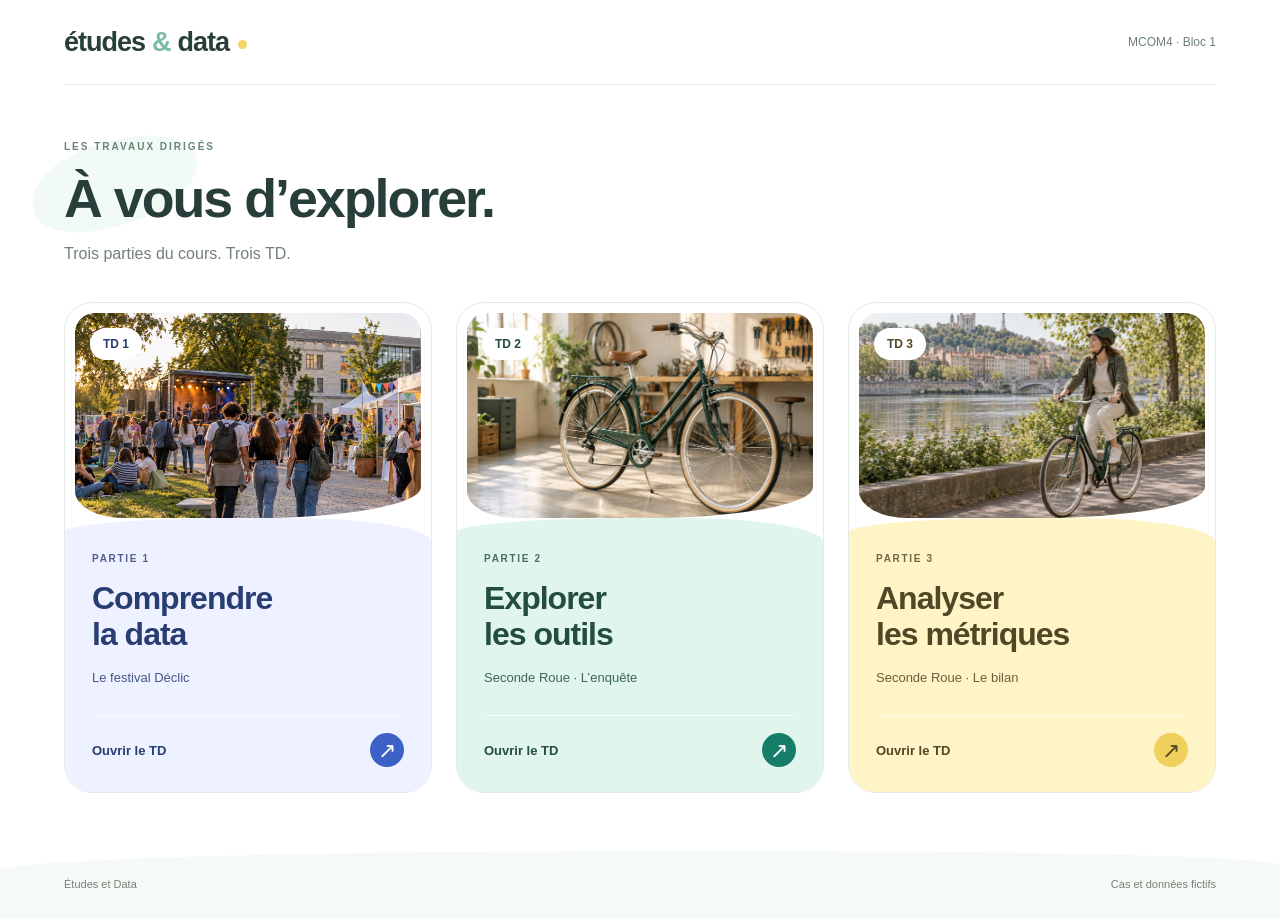
<file: index.html>
<!doctype html>
<html lang="fr">
<head>
<meta charset="utf-8"><meta name="viewport" content="width=device-width,initial-scale=1">
<meta name="theme-color" content="#ffffff"><meta name="description" content="Les trois travaux dirigés du module Études et Data.">
<title>Études et Data · Les TD</title><link rel="stylesheet" href="portal.css?v=20260928-layout">
</head>
<body>
<header><a href="index.html" class="brand">études <span>&</span> data<span class="brand-dot" aria-hidden="true"></span></a><span class="module">MCOM4 · Bloc 1</span></header>
<main>
<div class="intro"><span class="eyebrow">LES TRAVAUX DIRIGÉS</span><h1>À vous d’explorer.</h1><p>Trois parties du cours. Trois TD.</p></div>
<nav class="td-grid" aria-label="Choisir un travail dirigé">
<a class="td-card td-one" href="td1/index.html"><div class="photo"><img src="td1/festival-declic.png" alt="" fetchpriority="high"><span class="number">TD 1</span></div><div class="copy"><span class="part">PARTIE 1</span><h2>Comprendre<br>la data</h2><p>Le festival Déclic</p><span class="open">Ouvrir le TD <span aria-hidden="true">↗</span></span></div></a>
<a class="td-card td-two" href="td2/index.html"><div class="photo"><img src="td2/assets/hero.png" alt=""><span class="number">TD 2</span></div><div class="copy"><span class="part">PARTIE 2</span><h2>Explorer<br>les outils</h2><p>Seconde Roue · L’enquête</p><span class="open">Ouvrir le TD <span aria-hidden="true">↗</span></span></div></a>
<a class="td-card td-three" href="td3/index.html"><div class="photo"><img src="td3/assets/essai-ville.png" alt=""><span class="number">TD 3</span></div><div class="copy"><span class="part">PARTIE 3</span><h2>Analyser<br>les métriques</h2><p>Seconde Roue · Le bilan</p><span class="open">Ouvrir le TD <span aria-hidden="true">↗</span></span></div></a>
</nav>
</main>
<footer><span>Études et Data</span><span>Cas et données fictifs</span></footer>
</body></html>
</file>
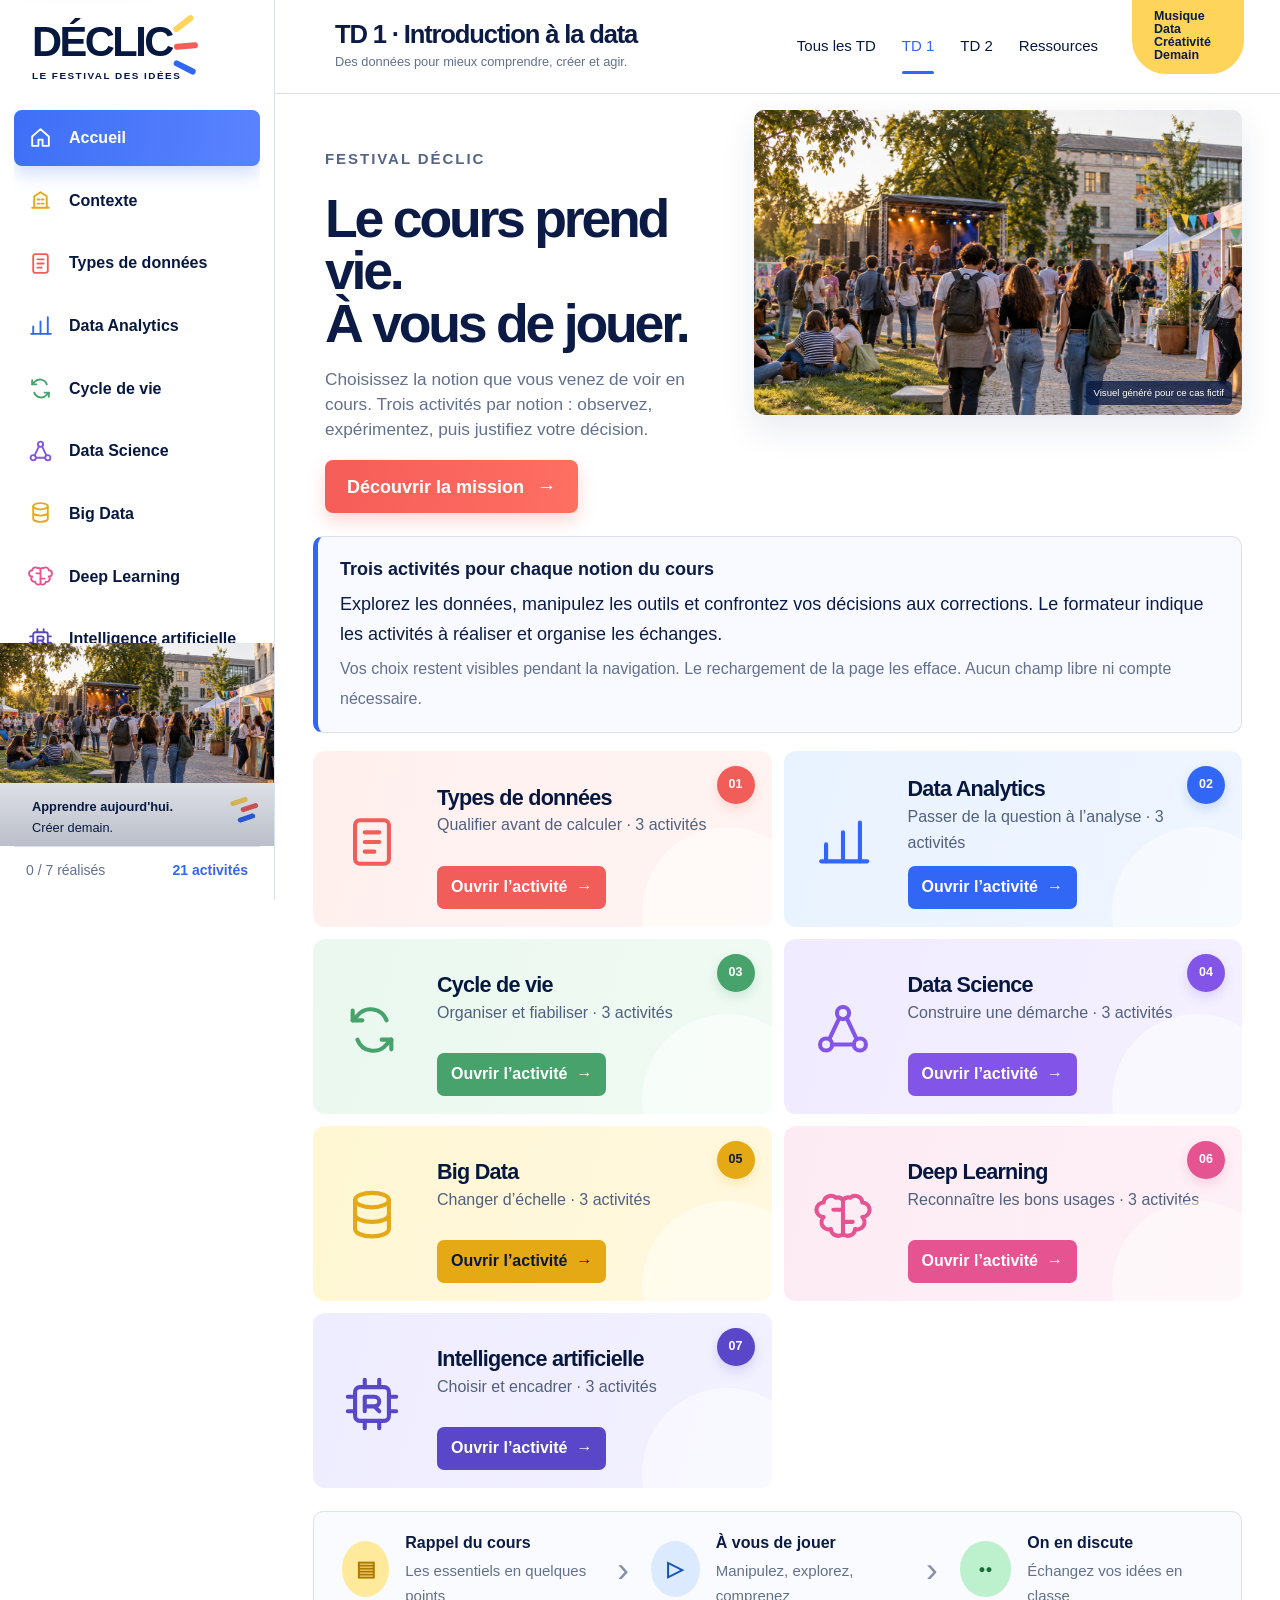
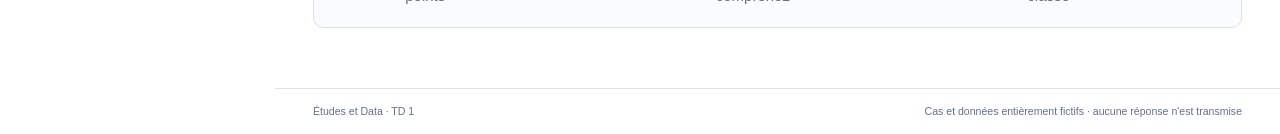
<file: td1/index.html>
<!doctype html>
<html lang="fr">
<head>
  <meta charset="utf-8">
  <meta name="viewport" content="width=device-width, initial-scale=1">
  <meta name="theme-color" content="#2037a5">
  <meta name="description" content="TD interactif pour comprendre la data à travers le festival fictif Déclic.">
  <title>Déclic | TD 1 Comprendre la data</title>
  <link rel="icon" type="image/svg+xml" href="data:image/svg+xml,%3Csvg xmlns='http://www.w3.org/2000/svg' viewBox='0 0 64 64'%3E%3Crect width='64' height='64' rx='18' fill='%232037a5'/%3E%3Cpath d='M19 17h11c12 0 18 6 18 15s-6 15-18 15H19z' fill='%23ffd449'/%3E%3Cpath d='M30 24v16c7 0 10-3 10-8s-3-8-10-8z' fill='%23ff625c'/%3E%3C/svg%3E">
  <link rel="stylesheet" href="styles.css?v=20260930-no-ml">
  <script src="app.js?v=20260930-renumber" defer></script>
  <script src="workshop.js?v=20260930-simple-questions" defer></script>
</head>
<body>
  <a class="skip-link" href="#activity">Aller à l'activité</a>
  <header class="topbar">
    <div class="top-title"><strong>TD 1 · Introduction à la data</strong><span>Des données pour mieux comprendre, créer et agir.</span></div>
    <nav class="top-links" aria-label="Navigation générale"><a href="../index.html">Tous les TD</a><a class="active" href="#accueil">TD 1</a><a href="../td2/index.html">TD 2</a><a href="#accueil">Ressources</a></nav>
    <div class="top-badge">Musique<br>Data<br>Créativité<br>Demain</div>
  </header>

  <div class="app-shell">
    <aside class="sidebar">
      <a class="brand" href="#accueil" aria-label="Déclic, accueil du TD"><span class="brand-name">DÉCLIC</span><span class="brand-rays" aria-hidden="true"><i></i><i></i><i></i></span><span class="brand-sub">Le festival des idées</span></a>
      <nav id="section-nav" class="section-nav" aria-label="Sections du TD"></nav>
      <div class="side-poster"><img src="festival-declic.png" alt="Le festival fictif Déclic"><p><strong>Apprendre aujourd'hui.</strong><br>Créer demain.</p></div>
      <div class="side-time"><span id="done-count">0 / 7 réalisés</span><strong>21 activités</strong></div>
    </aside>

    <main id="activity" class="main">
      <section id="accueil" class="welcome" aria-labelledby="welcome-title">
        <div class="welcome-photo">
          <img src="festival-declic.png" alt="Festival étudiant fictif dans une cour de campus, en fin de journée">
          <span class="photo-note">Visuel généré pour ce cas fictif</span>
        </div>
        <div class="welcome-copy">
          <span class="eyebrow">Festival Déclic</span>
          <h2 id="welcome-title">Le cours prend vie.<br>À vous de jouer.</h2>
          <p>Choisissez la notion que vous venez de voir en cours. Trois activités par notion : observez, expérimentez, puis justifiez votre décision.</p>
          <div class="mission-facts" aria-label="Informations sur le TD">
            <span><b>7</b> notions du cours</span>
            <span><b>1</b> cas fil rouge</span>
            <span><b>21</b> activités</span>
          </div>
          <button class="primary" type="button" data-open="contexte">Découvrir la mission <span aria-hidden="true">→</span></button>
        </div>
        <div class="teacher-strip">
          <div class="process-step"><span class="process-icon yellow" aria-hidden="true">▤</span><p><strong>Rappel du cours</strong><small>Les essentiels en quelques points</small></p></div>
          <div class="process-arrow" aria-hidden="true">›</div>
          <div class="process-step"><span class="process-icon blue" aria-hidden="true">▷</span><p><strong>À vous de jouer</strong><small>Manipulez, explorez, comprenez</small></p></div>
          <div class="process-arrow" aria-hidden="true">›</div>
          <div class="process-step"><span class="process-icon green" aria-hidden="true">●●</span><p><strong>On en discute</strong><small>Échangez vos idées en classe</small></p></div>
        </div>
        <div class="pacing-note"><strong>Trois activités pour chaque notion du cours</strong><p>Explorez les données, manipulez les outils et confrontez vos décisions aux corrections. Le formateur indique les activités à réaliser et organise les échanges.</p><small>Vos choix restent visibles pendant la navigation. Le rechargement de la page les efface. Aucun champ libre ni compte nécessaire.</small></div><div class="route-grid" id="route-grid"></div>
      </section>

      <section id="contexte" class="context-page" hidden aria-labelledby="context-title">
        <div class="context-hero">
          <img src="festival-declic.png" alt="Public du festival étudiant fictif Déclic dans une cour de campus">
          <div class="context-overlay">
            <span class="eyebrow">Avant de commencer</span>
            <h2 id="context-title">Bienvenue dans l’équipe Déclic.</h2>
            <p>Le festival étudiant prépare sa deuxième édition. Pour prendre de meilleures décisions, son équipe doit comprendre les traces laissées par la première.</p>
          </div>
        </div>
        <div class="context-grid">
          <article class="context-card role-card">
            <span class="context-icon" aria-hidden="true">01</span>
            <div><small>Votre rôle</small><h3>Équipe d’analystes junior</h3><p>Vous accompagnez les organisateurs. Votre travail consiste à poser les bonnes questions, qualifier les données et choisir une méthode adaptée.</p></div>
          </article>
          <article class="context-card goal-card">
            <span class="context-icon" aria-hidden="true">02</span>
            <div><small>Votre objectif</small><h3>Préparer une meilleure édition</h3><p>Vous cherchez à mieux prévoir la fréquentation, remplir les ateliers, comprendre les publics et encadrer les usages de l’IA.</p></div>
          </article>
        </div>
        <div class="data-sources">
          <div class="source-intro"><span class="eyebrow">Le dossier transmis</span><h3>Des données de formes très différentes</h3><p>Les exercices utilisent plusieurs extraits et simulations distincts, identifiés dans leurs légendes. Ne les additionnez pas entre eux. Leur variété permet de relier chaque notion du cours à une situation concrète.</p></div>
          <ul>
            <li><b>Billetterie</b><span>achats, tarifs, canaux</span></li>
            <li><b>Fréquentation</b><span>entrées, horaires, files</span></li>
            <li><b>Ateliers</b><span>inscriptions et présences</span></li>
            <li><b>Satisfaction</b><span>notes et commentaires</span></li>
            <li><b>Communication</b><span>campagnes et clics</span></li>
            <li><b>Médias</b><span>photos, sons, publications</span></li>
          </ul>
        </div>
        <div class="mission-flow" aria-label="Déroulement d'une activité">
          <div><b>1</b><span><strong>Réactivez le cours</strong><small>Un rappel avant chaque exercice</small></span></div>
          <div><b>2</b><span><strong>Manipulez</strong><small>Des choix, classements et simulations</small></span></div>
          <div><b>3</b><span><strong>Vérifiez</strong><small>Une correction immédiate</small></span></div>
          <div><b>4</b><span><strong>Discutez</strong><small>Une question pour la classe</small></span></div>
        </div>
        <div class="context-start">
          <p><strong>Prêts à ouvrir le dossier ?</strong><span>Les activités sont indépendantes et restent accessibles dans le menu.</span></p>
          <button class="primary" type="button" data-open="types">Commencer par les types de données <span aria-hidden="true">→</span></button>
        </div>
      </section>

      <section id="lab" class="lab" hidden aria-live="polite">
        <div class="lab-banner"><img src="festival-accessoires.png" alt="Billets et bracelets du festival fictif Déclic sur une table"><span class="banner-logo">DÉCLIC <i aria-hidden="true">●</i></span></div>
        <div class="lab-head">
          <div>
            <span class="eyebrow" id="lab-section"></span>
            <h2 id="lab-title"></h2>
            <p id="lab-intro"></p>
          </div>
          <div class="lab-meta"><span id="lab-status">À faire</span></div>
        </div>
        <div class="lab-situation"><span>Votre situation</span><p id="lab-situation-text"></p></div>
        <div class="course-reminder">
          <span class="reminder-icon" aria-hidden="true">↺</span>
          <div><strong>Rappel du cours</strong><p id="lab-reminder"></p></div>
        </div>
        <div id="workshop-nav"></div><div id="lab-content"></div>
        <div class="feedback-zone" id="feedback-zone" hidden></div>
        <div class="lab-actions">
          <button class="ghost" id="hint-btn" type="button">Voir un indice</button>
          <button class="primary" id="check-btn" type="button">Vérifier mes choix</button>
          <button class="next-btn" id="next-btn" type="button">Étape suivante</button>
        </div>
      </section>
    </main>
  </div>
  <footer><span>Études et Data · TD 1</span><span>Cas et données entièrement fictifs · aucune réponse n'est transmise</span></footer>
</body>
</html>
</file>
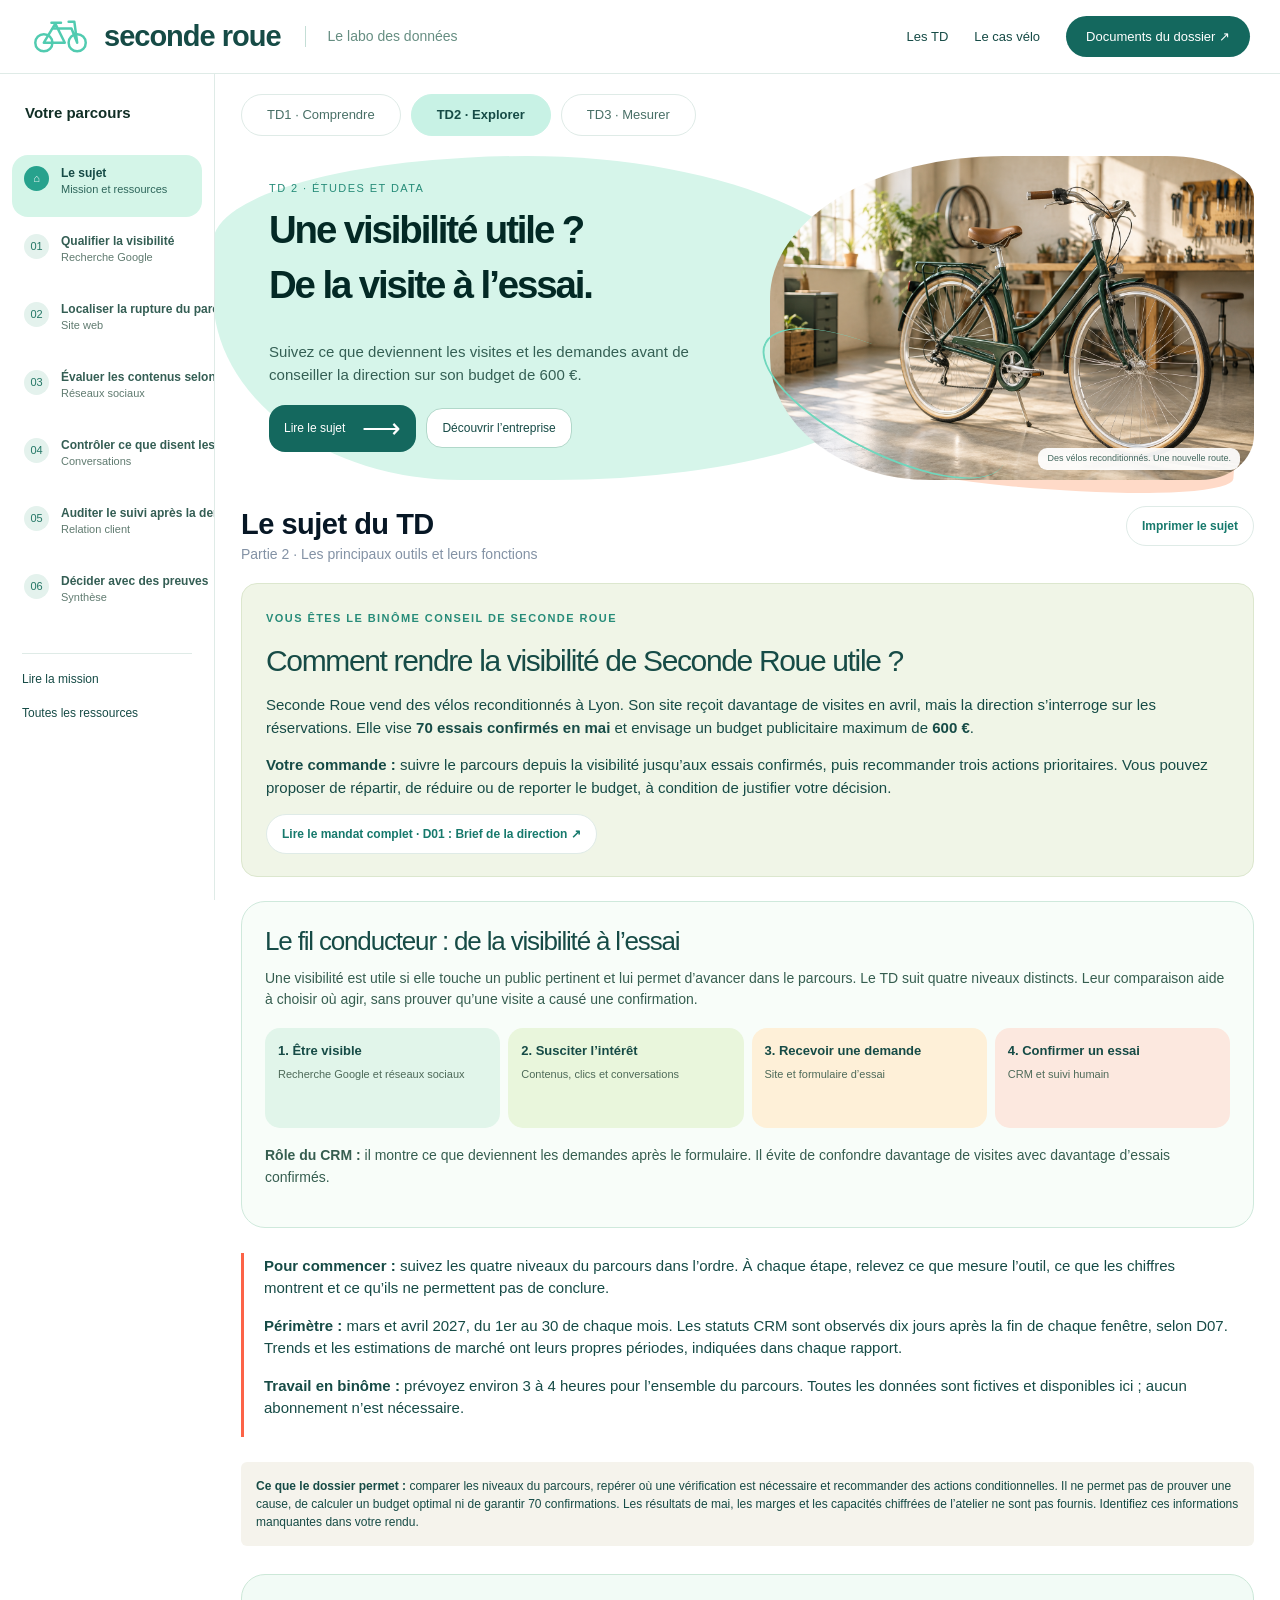
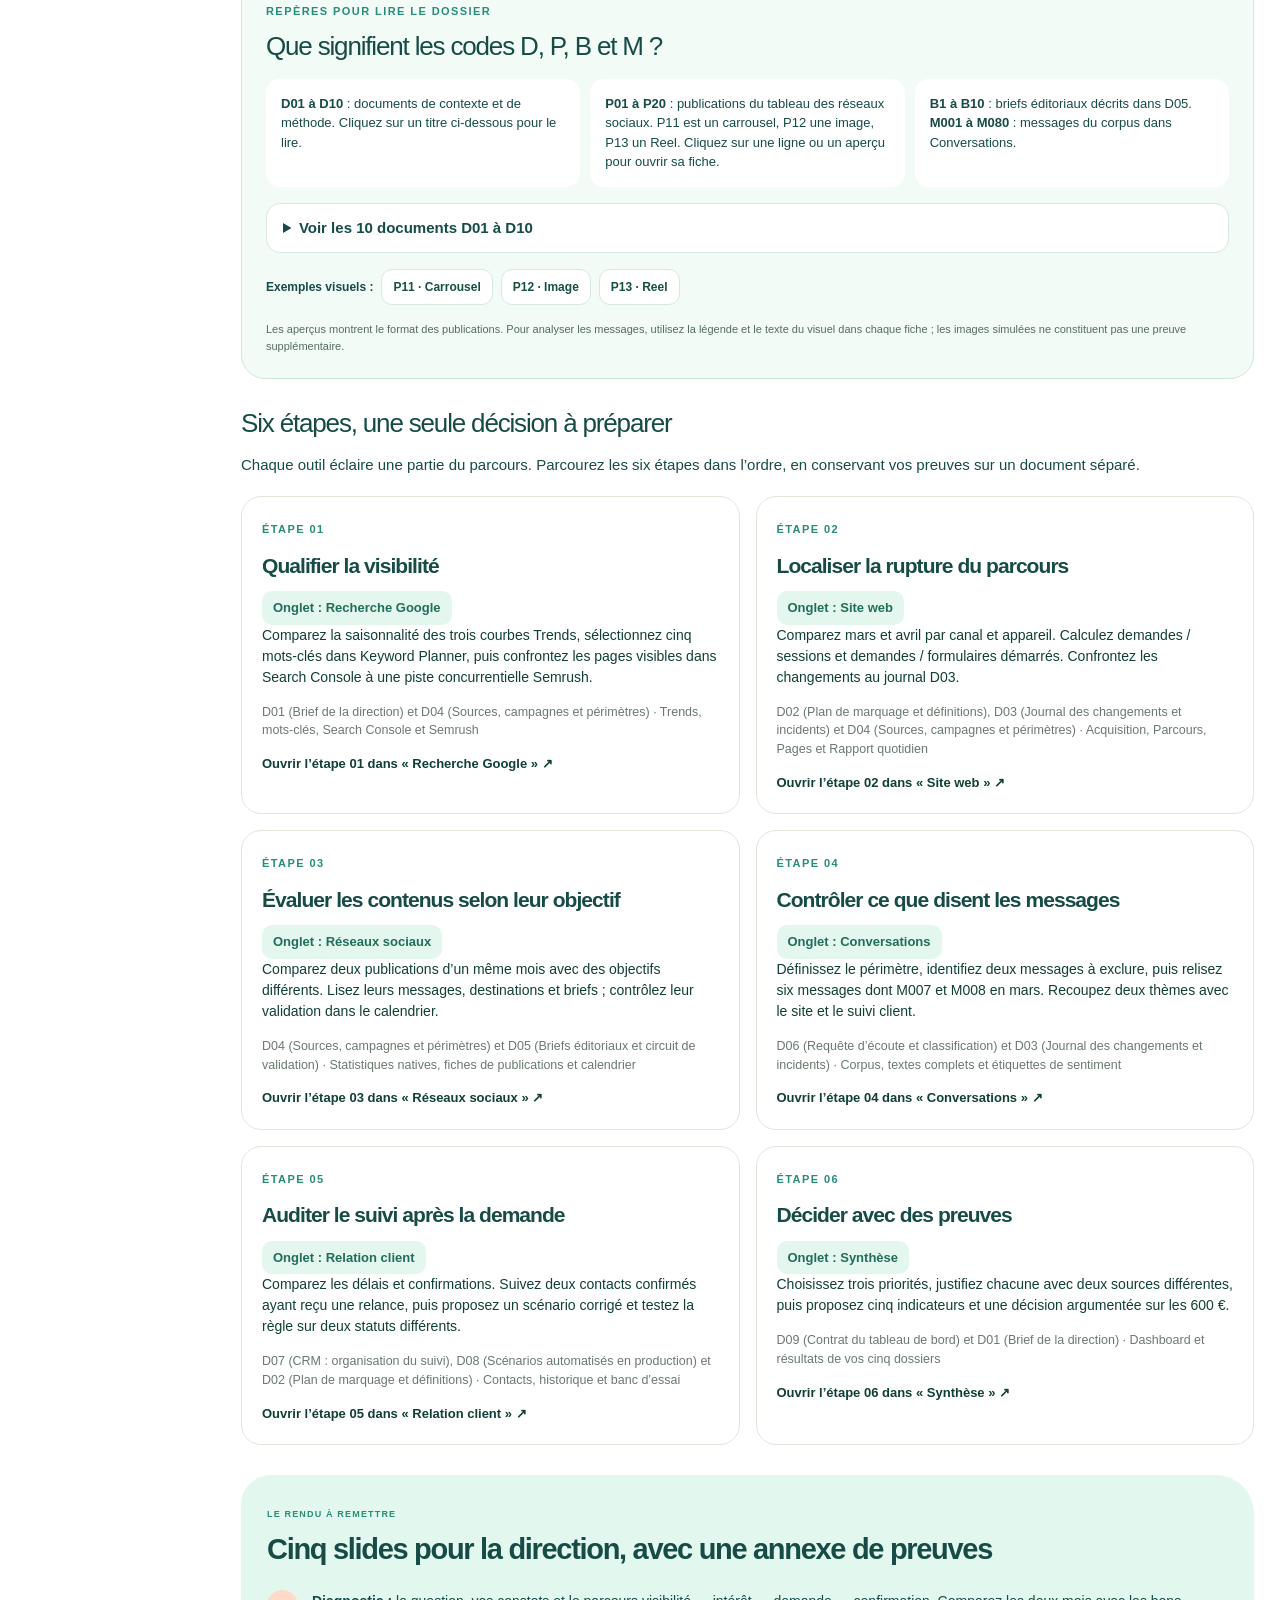
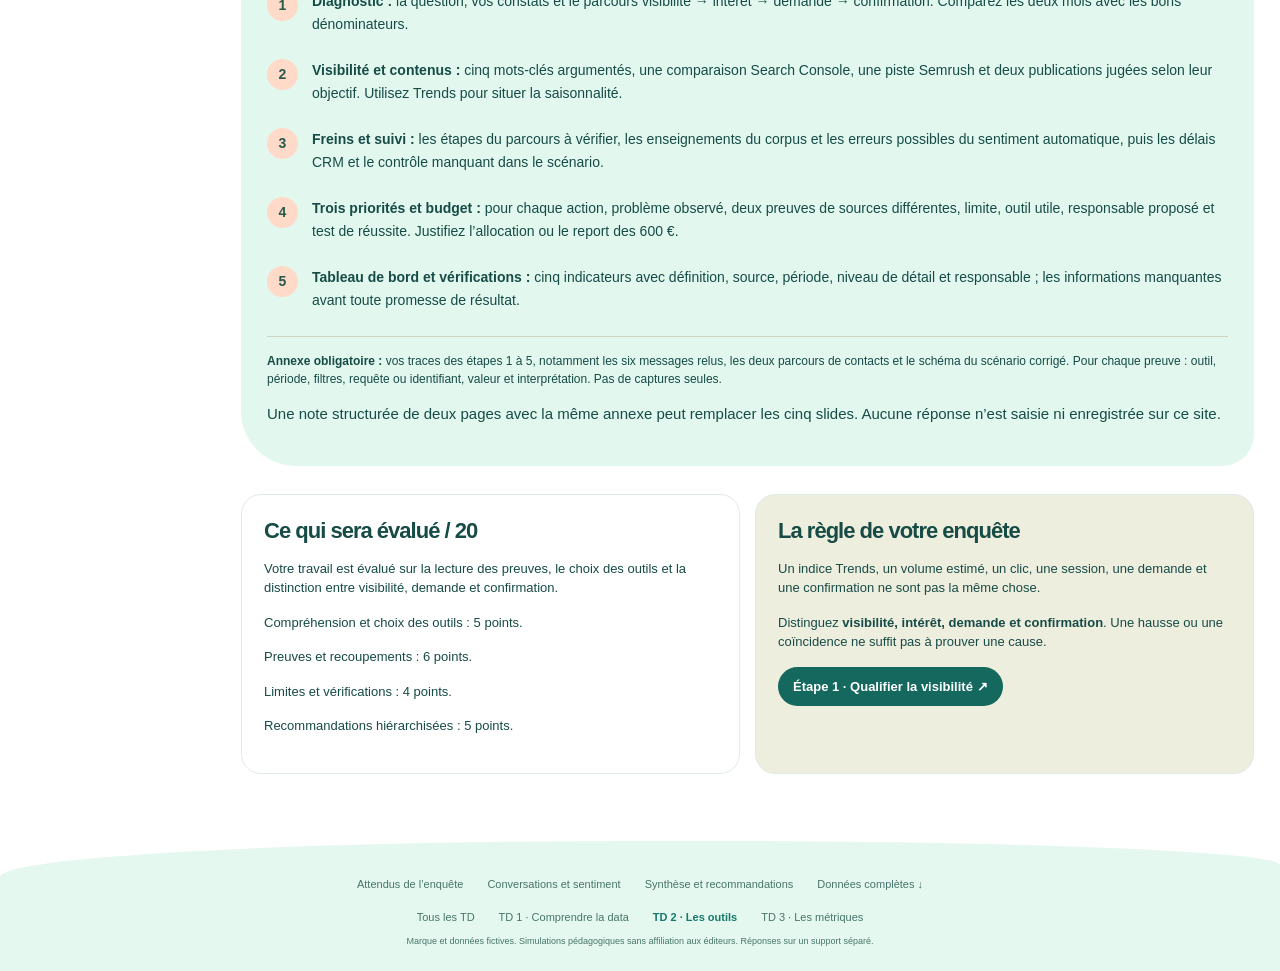
<file: td2/index.html>
<!doctype html><html lang="fr"><head><meta charset="utf-8"><meta name="viewport" content="width=device-width,initial-scale=1"><meta name="theme-color" content="#103f35"><title>Seconde Roue | TD2 • Études et Data</title><link rel="stylesheet" href="style.css"><link rel="stylesheet" href="maquette.css"><link rel="stylesheet" href="pedagogie.css"><script defer src="data.js"></script><script defer src="visuals.js"></script><script defer src="lab.js"></script><script defer src="pedagogie.js"></script><script defer src="design.js?v=20260930-subject"></script><link rel="stylesheet" href="../fresh.css"><link rel="stylesheet" href="visuals.css"><script src="../fresh.js" defer></script></head><body data-fresh-td="2">
<a class="skip-content" href="#workspace">Aller à l’espace d’analyse</a>
<header class="masthead"><a href="./" class="reference-logo" aria-label="seconde roue, accueil"></a><nav class="primary-nav" aria-label="Navigation principale"><a href="../index.html">Tous les TD</a><a href="#mission">Le sujet du TD</a><a href="#site">Les outils</a><a href="#documents">Les documents</a></nav><a class="open-folder" href="#mission">Ouvrir le dossier</a><button class="header-search" id="open-search" aria-label="Rechercher dans les données"><svg viewBox="0 0 24 24" aria-hidden="true"><circle cx="10" cy="10" r="6.5"/><path d="m15 15 5 5"/></svg></button><div class="brand-manifesto">DES<br>VÉLOS<br>POUR<br>DEMAIN<span></span></div></header>
<section class="landing-hero" aria-labelledby="hero-title"><div class="landing-copy"><a href="../index.html" class="module-label" title="Revenir à l’accueil du module">TD 2 · ÉTUDES ET DATA</a><h1 id="hero-title"><span>Une visibilité utile ?</span><span>De la visite à l’essai.</span></h1><p>Suivez ce que deviennent les visites et les demandes avant de conseiller la direction sur son budget de 600 €.</p><div class="hero-buttons"><a class="start-investigation" href="#mission">Lire le sujet <span>⟶</span></a><button data-doc="D01" class="discover-company">Découvrir l’entreprise</button></div><div class="hero-signature"><span></span>DES VÉLOS DE SECONDE VIE<br>POUR UN AVENIR PLUS LOIN.</div></div><figure class="landing-figure"><div class="reference-photo" role="img" aria-label="Vélo de ville vert dans l’atelier Seconde Roue, visuel de la maquette approuvée"></div><figcaption>Des vélos reconditionnés. Une nouvelle route.</figcaption></figure></section>
<section id="workspace" class="analysis-workspace" aria-label="Espace d’analyse"><aside class="analysis-sidebar"><div class="analysis-label">ESPACE D’ANALYSE</div><nav id="sections" aria-label="Dossiers du TD"></nav><div class="analysis-signature"><span></span>COMPRENDRE AUJOURD’HUI.<br>PLUS DE VÉLOS DEMAIN.</div></aside><main id="main" tabindex="-1"></main></section>
<footer class="site-footer"><nav aria-label="Prolonger l’analyse"><a href="#mission">Attendus de l’enquête</a><a href="#ecoute">Conversations et sentiment</a><a href="#synthese">Synthèse et recommandations</a><a href="downloads/donnees-completes.json" download>Données complètes ↓</a></nav><br><nav aria-label="Travaux dirigés du module"><a href="../index.html">Tous les TD</a><a href="../td1/index.html">TD 1 · Comprendre la data</a><a href="./" aria-current="page">TD 2 · Les outils</a><a href="../td3/index.html">TD 3 · Les métriques</a></nav><p>Marque et données fictives. Simulations pédagogiques sans affiliation aux éditeurs. Réponses sur un support séparé.</p></footer><dialog id="detail"><button class="close" aria-label="Fermer">×</button><div id="detail-content"></div></dialog>
</body></html>
</file>
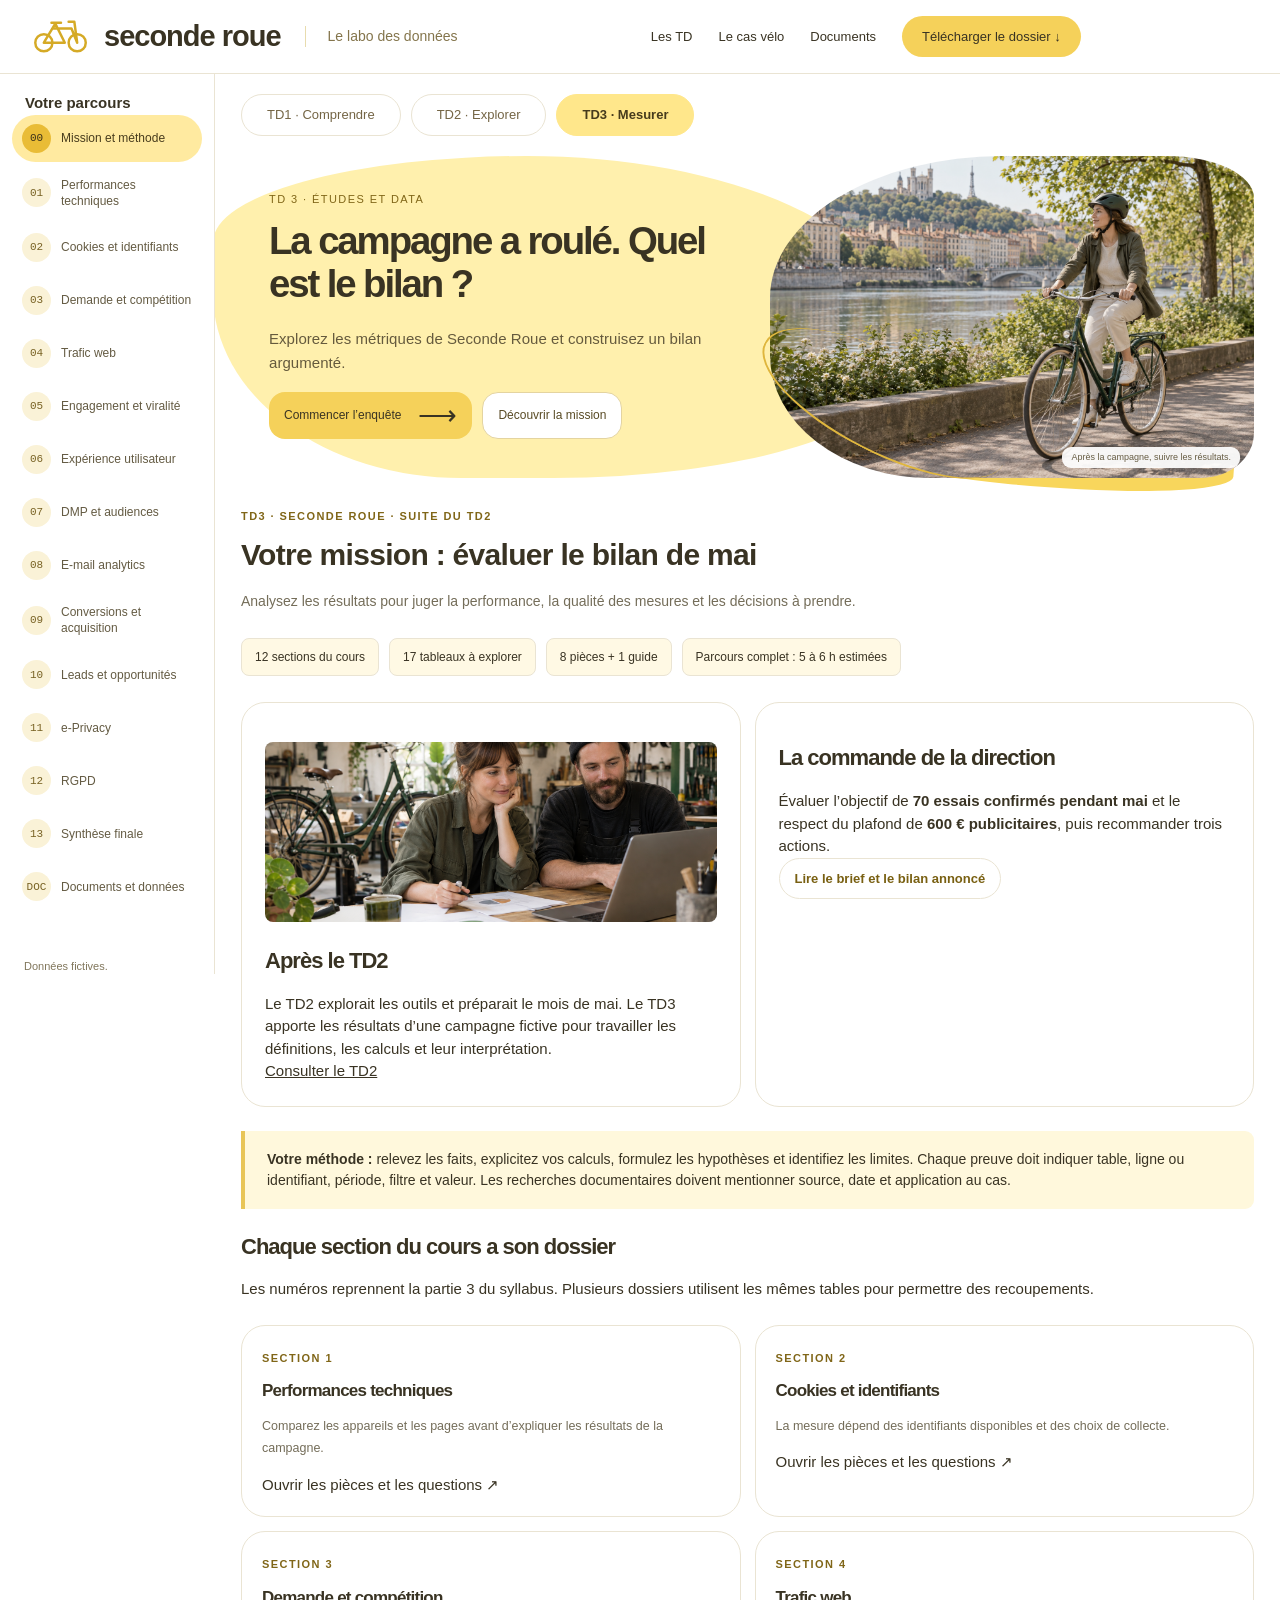
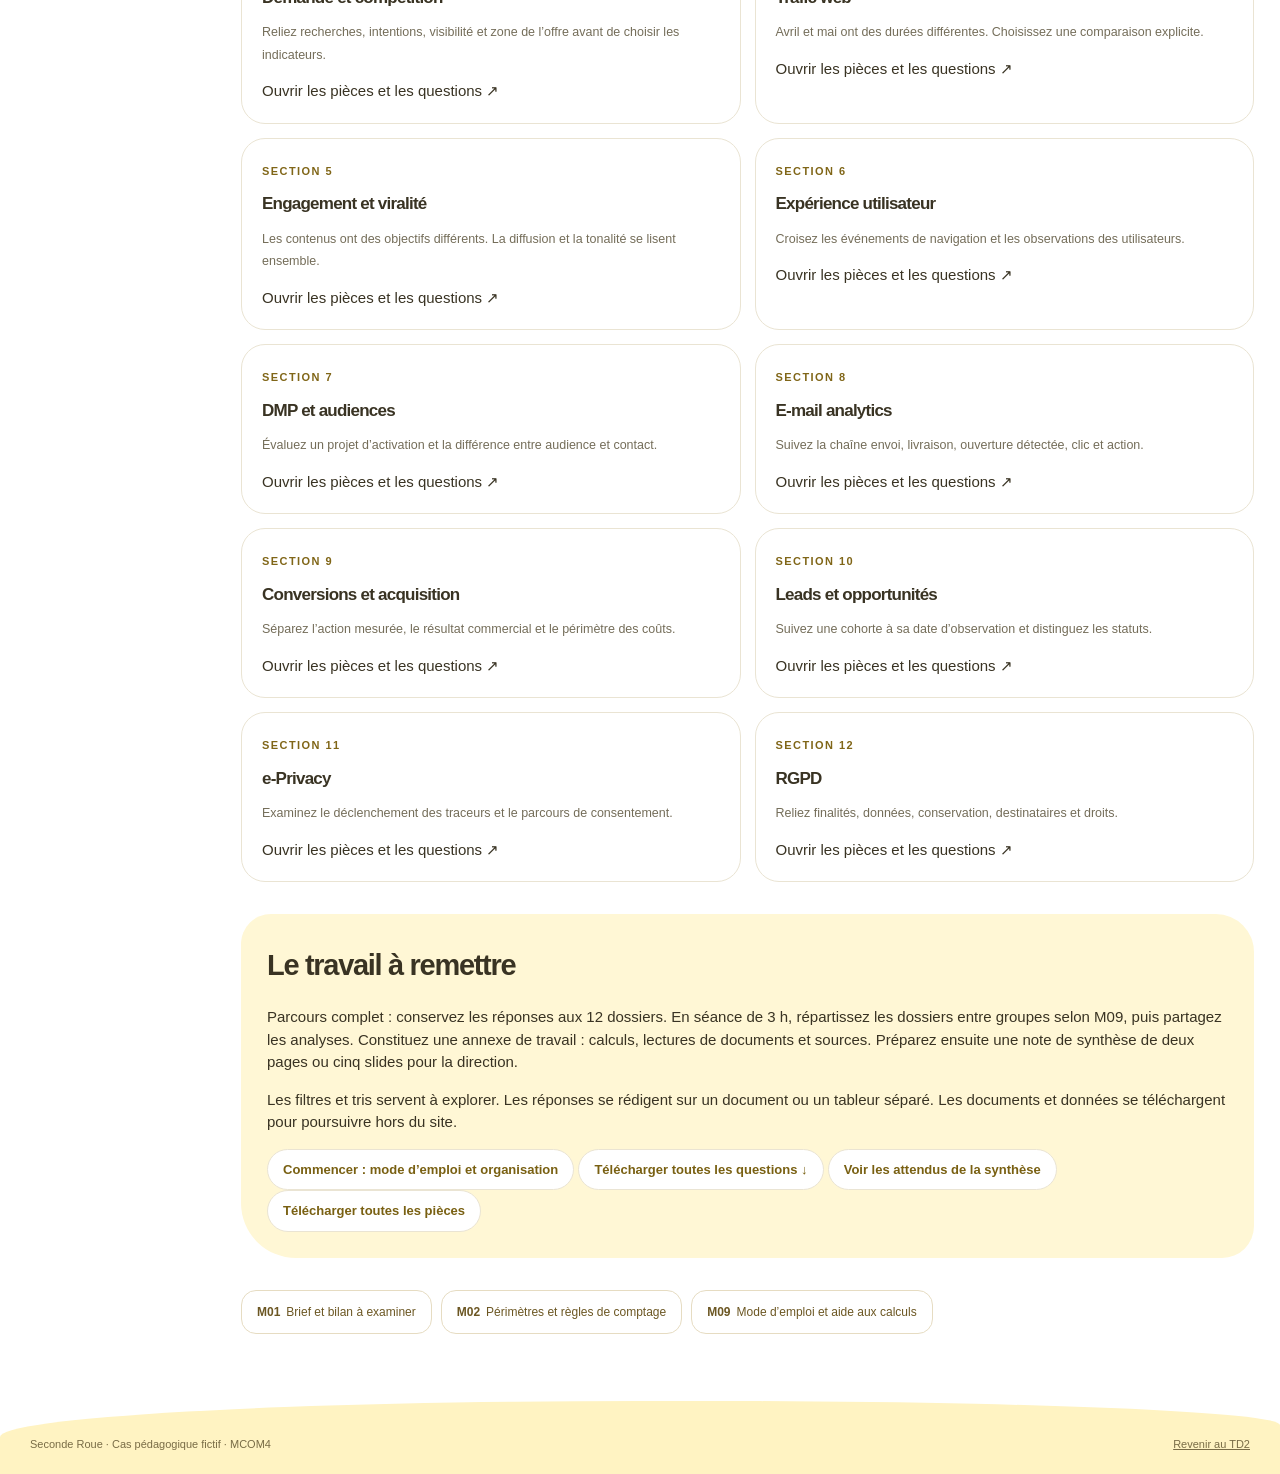
<file: td3/index.html>
<!doctype html>
<html lang="fr"><head><meta charset="utf-8"><meta name="viewport" content="width=device-width,initial-scale=1"><meta name="theme-color" content="#f5d15a"><title>Seconde Roue | TD3 : analyser les métriques</title><link rel="stylesheet" href="style.css"><link rel="stylesheet" href="brand.css"><script defer src="data.js"></script><script defer src="pedagogy.js"></script><script defer src="dictionary.js"></script><script defer src="app.js"></script><link rel="stylesheet" href="../fresh.css"><link rel="stylesheet" href="yellow.css"><script defer src="fresh-layout.js"></script></head><body data-fresh-td="3">
<a class="skip" href="#main">Aller au dossier</a>
<header class="masthead"><a href="#mission" class="reference-logo" aria-label="seconde roue, accueil"></a><nav class="primary-nav" aria-label="Travaux dirigés"><a href="../index.html">Tous les TD</a><a href="../td2/index.html">TD2 · Les outils</a><a href="#mission" aria-current="page">TD3 · Les métriques</a></nav><a class="open-folder" href="downloads/TD3_donnees_et_documents.zip" download>Ouvrir le dossier ↓</a><div class="brand-manifesto">DES<br>VÉLOS<br>POUR<br>DEMAIN<span></span></div></header>
<section class="landing-hero" aria-labelledby="hero-title"><div class="landing-copy"><a href="../index.html" class="module-label">TD 3 · ÉTUDES ET DATA</a><h1 id="hero-title"><span>La campagne a roulé.</span><span>Quel est le bilan ?</span></h1><p>Explorez les métriques de Seconde Roue et construisez un bilan argumenté.</p><div class="hero-buttons"><a class="start-investigation" href="#technique">Commencer l’enquête <span>⟶</span></a><button data-doc="M01" class="discover-company">Découvrir la mission</button></div><div class="hero-signature"><span></span>DES VÉLOS DE SECONDE VIE<br>POUR UN AVENIR PLUS LOIN.</div></div><figure class="landing-figure"><img src="assets/essai-ville.png" alt="Essai d’un vélo de ville reconditionné sur une piste cyclable" class="campaign-photo"><figcaption>Après la campagne, suivre les résultats.</figcaption></figure></section>
<div class="shell" id="workspace"><aside><span class="eyebrow">ESPACE D’ANALYSE · PARTIE 3</span><p class="aside-title">Le bilan de mai</p><nav id="sections" aria-label="Sections du cours"></nav><p class="aside-note">Données fictives.<br>Travail sur un document ou un tableur séparé.</p></aside><main id="main" tabindex="-1"></main></div>
<footer>Seconde Roue · Cas pédagogique fictif · MCOM4 <a href="../td2/index.html">Revenir au TD2</a></footer>
<dialog id="doc"><button id="close-doc" aria-label="Fermer le document">Fermer ×</button><div id="doc-content"></div></dialog>
</body></html>
</file>
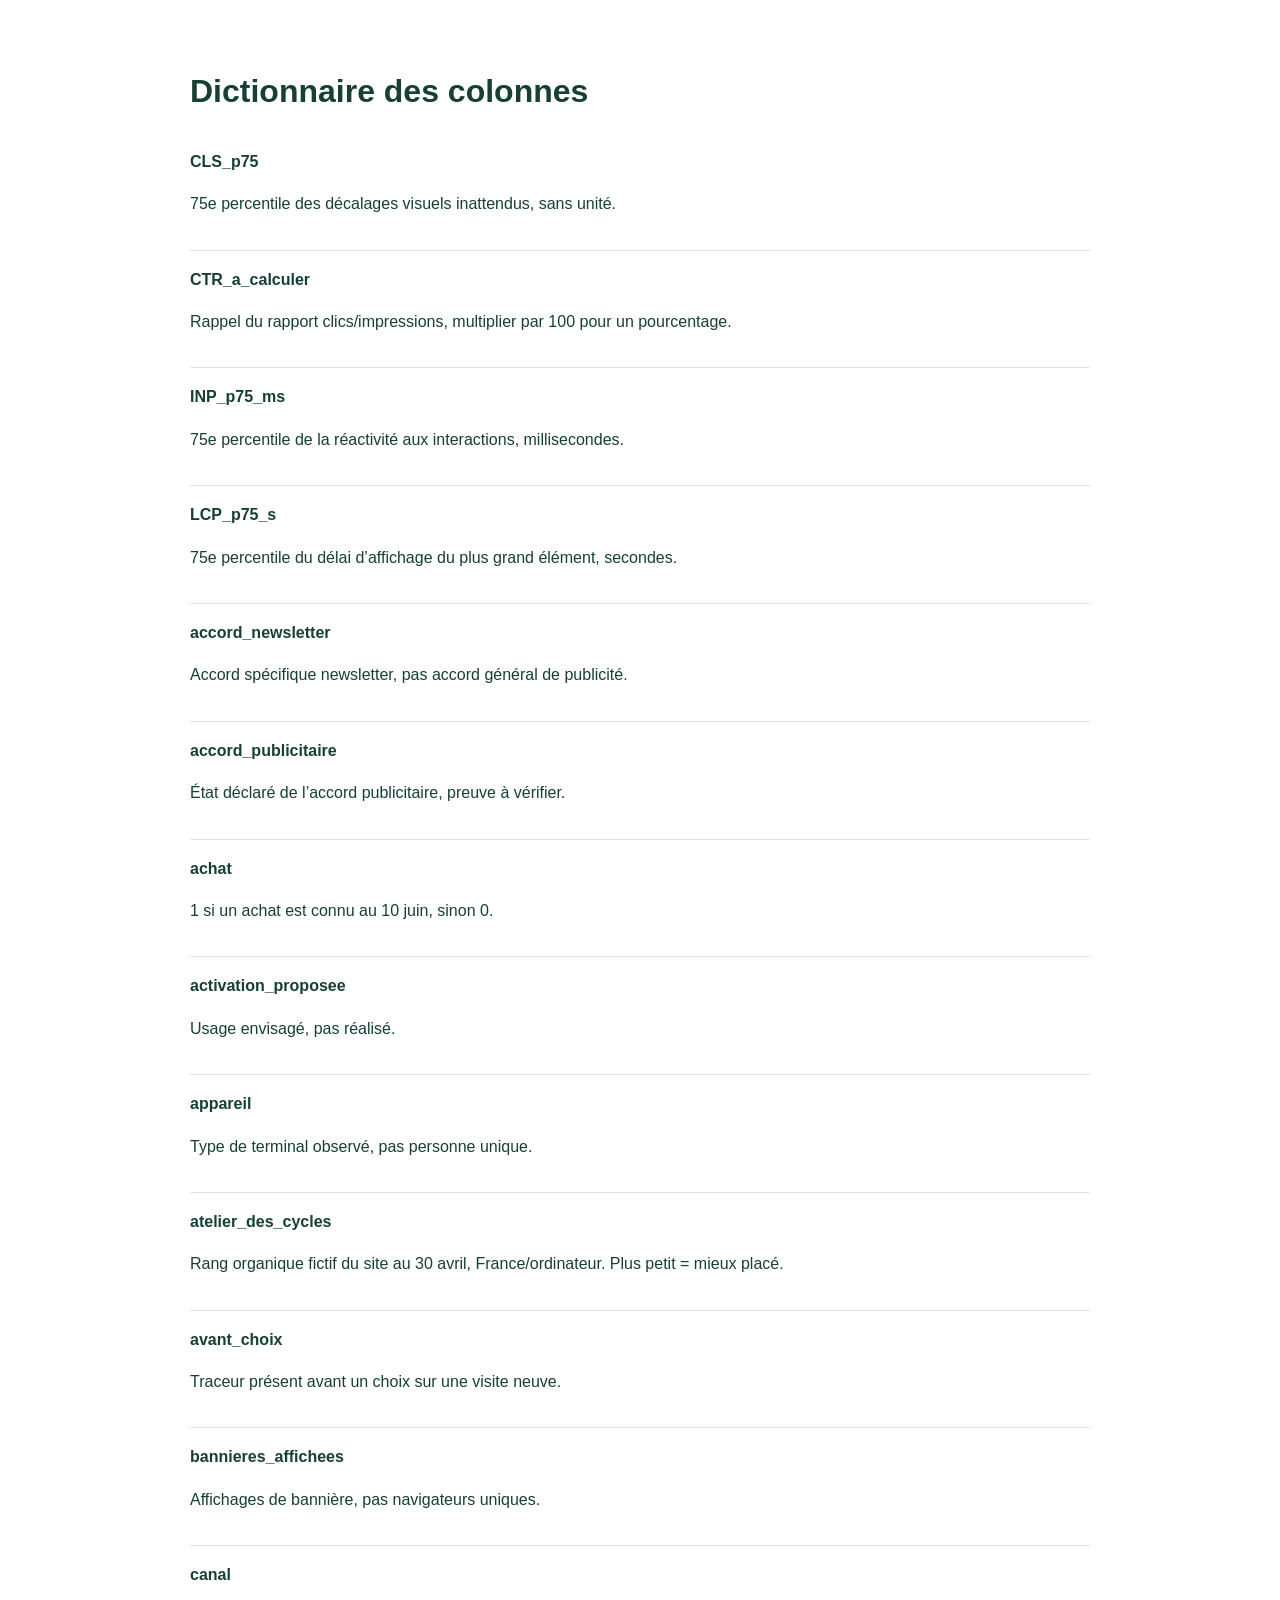
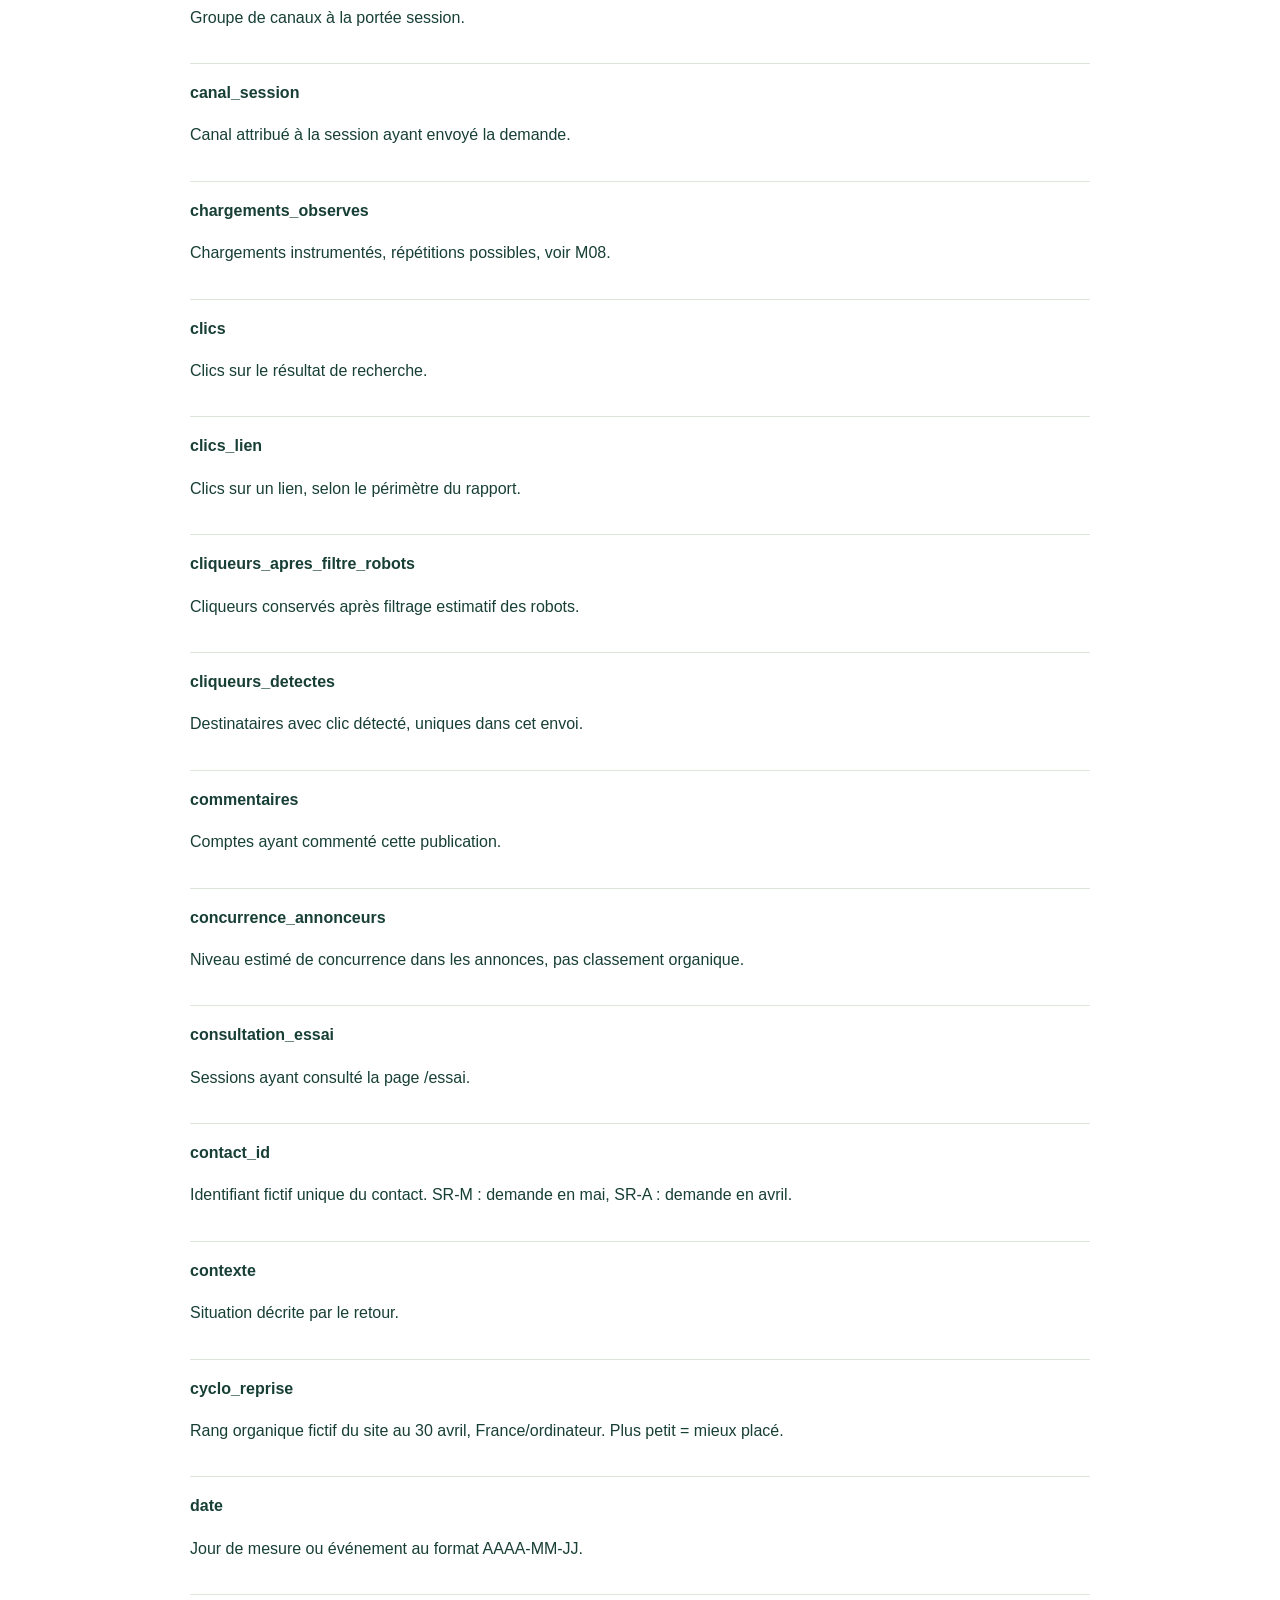
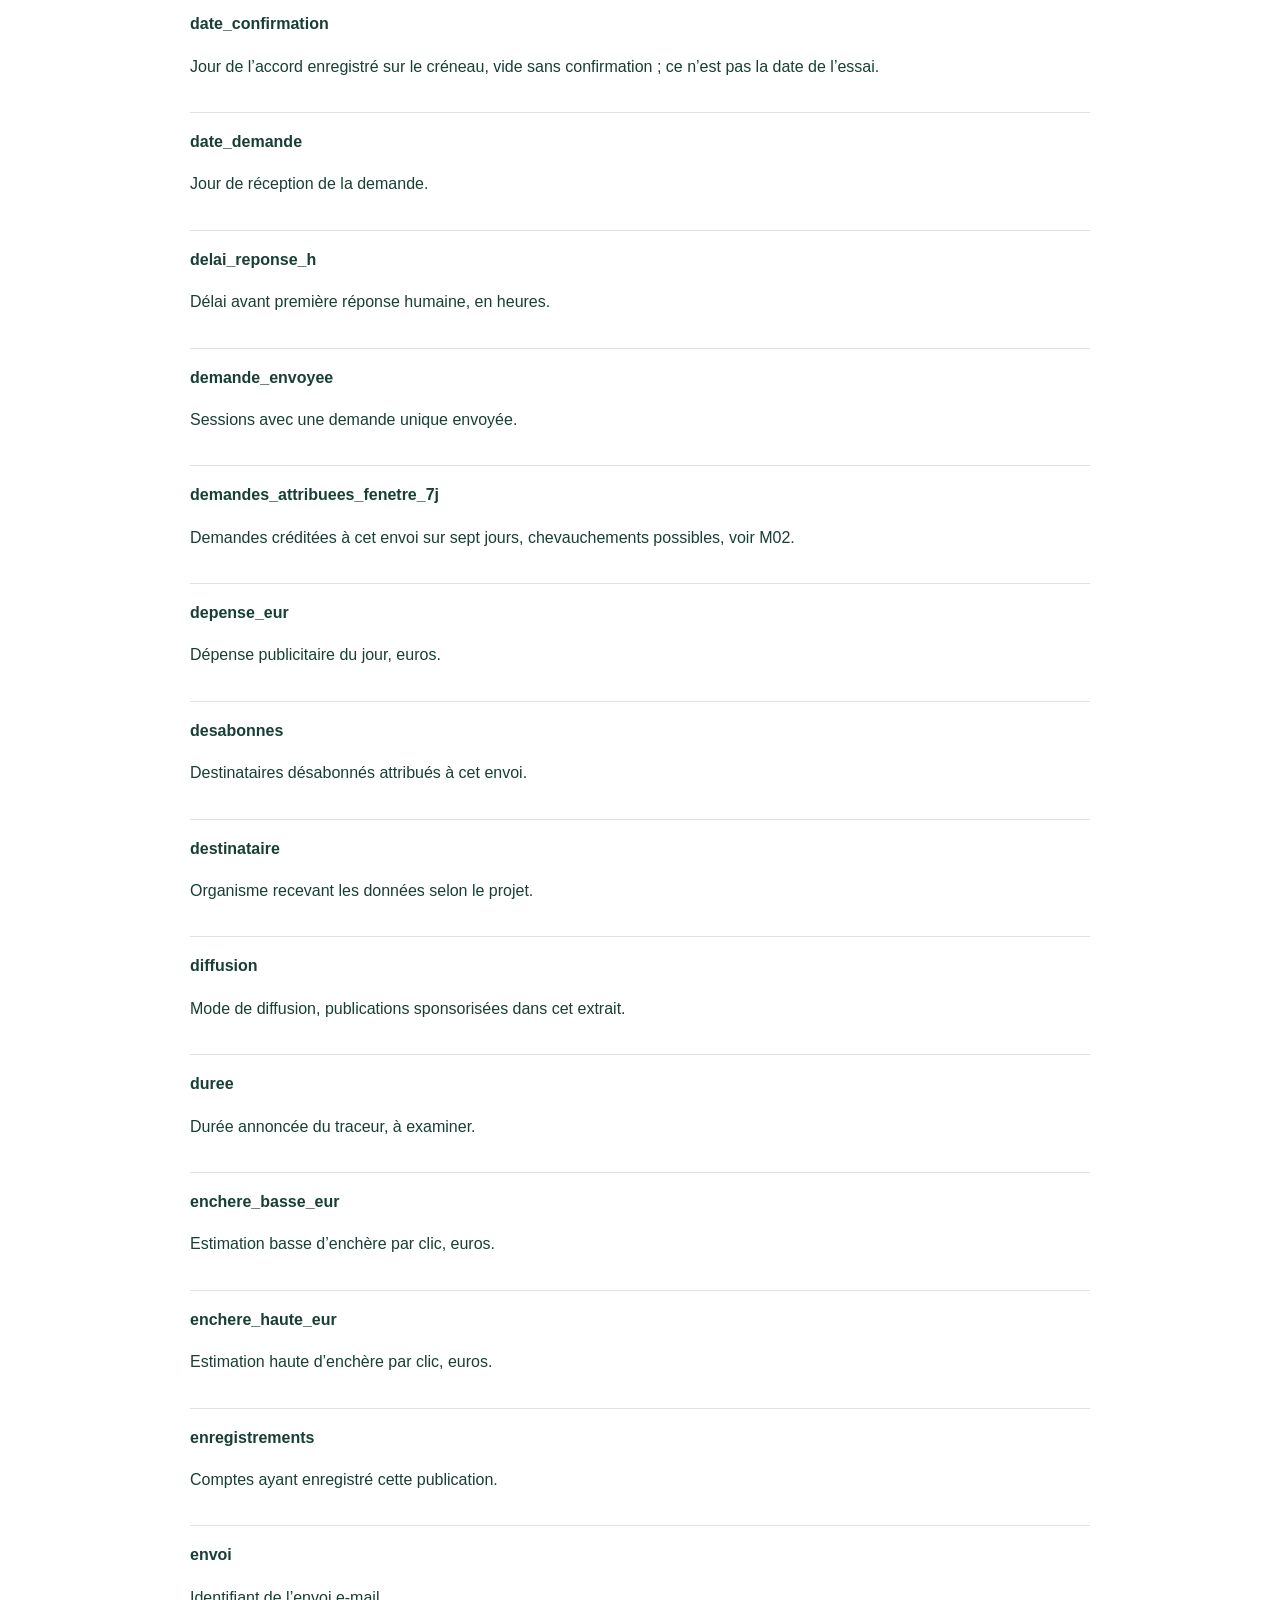
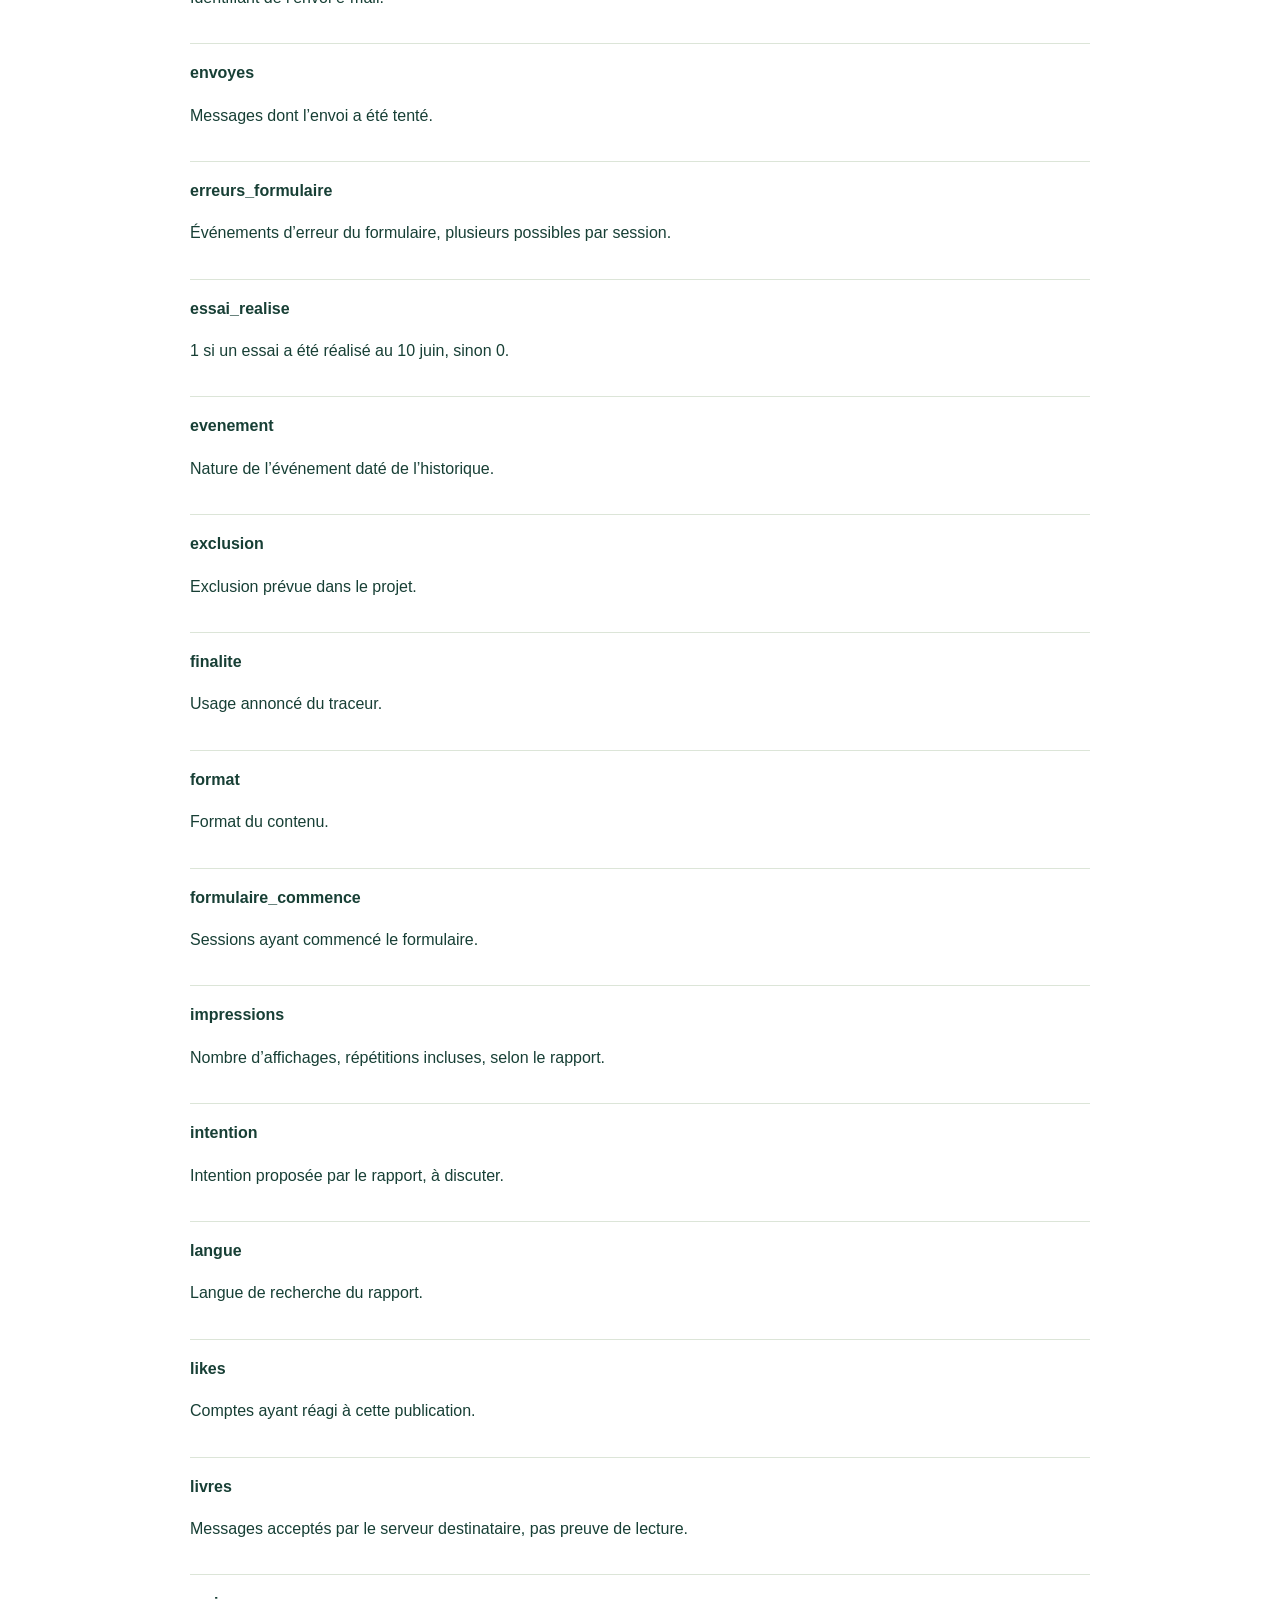
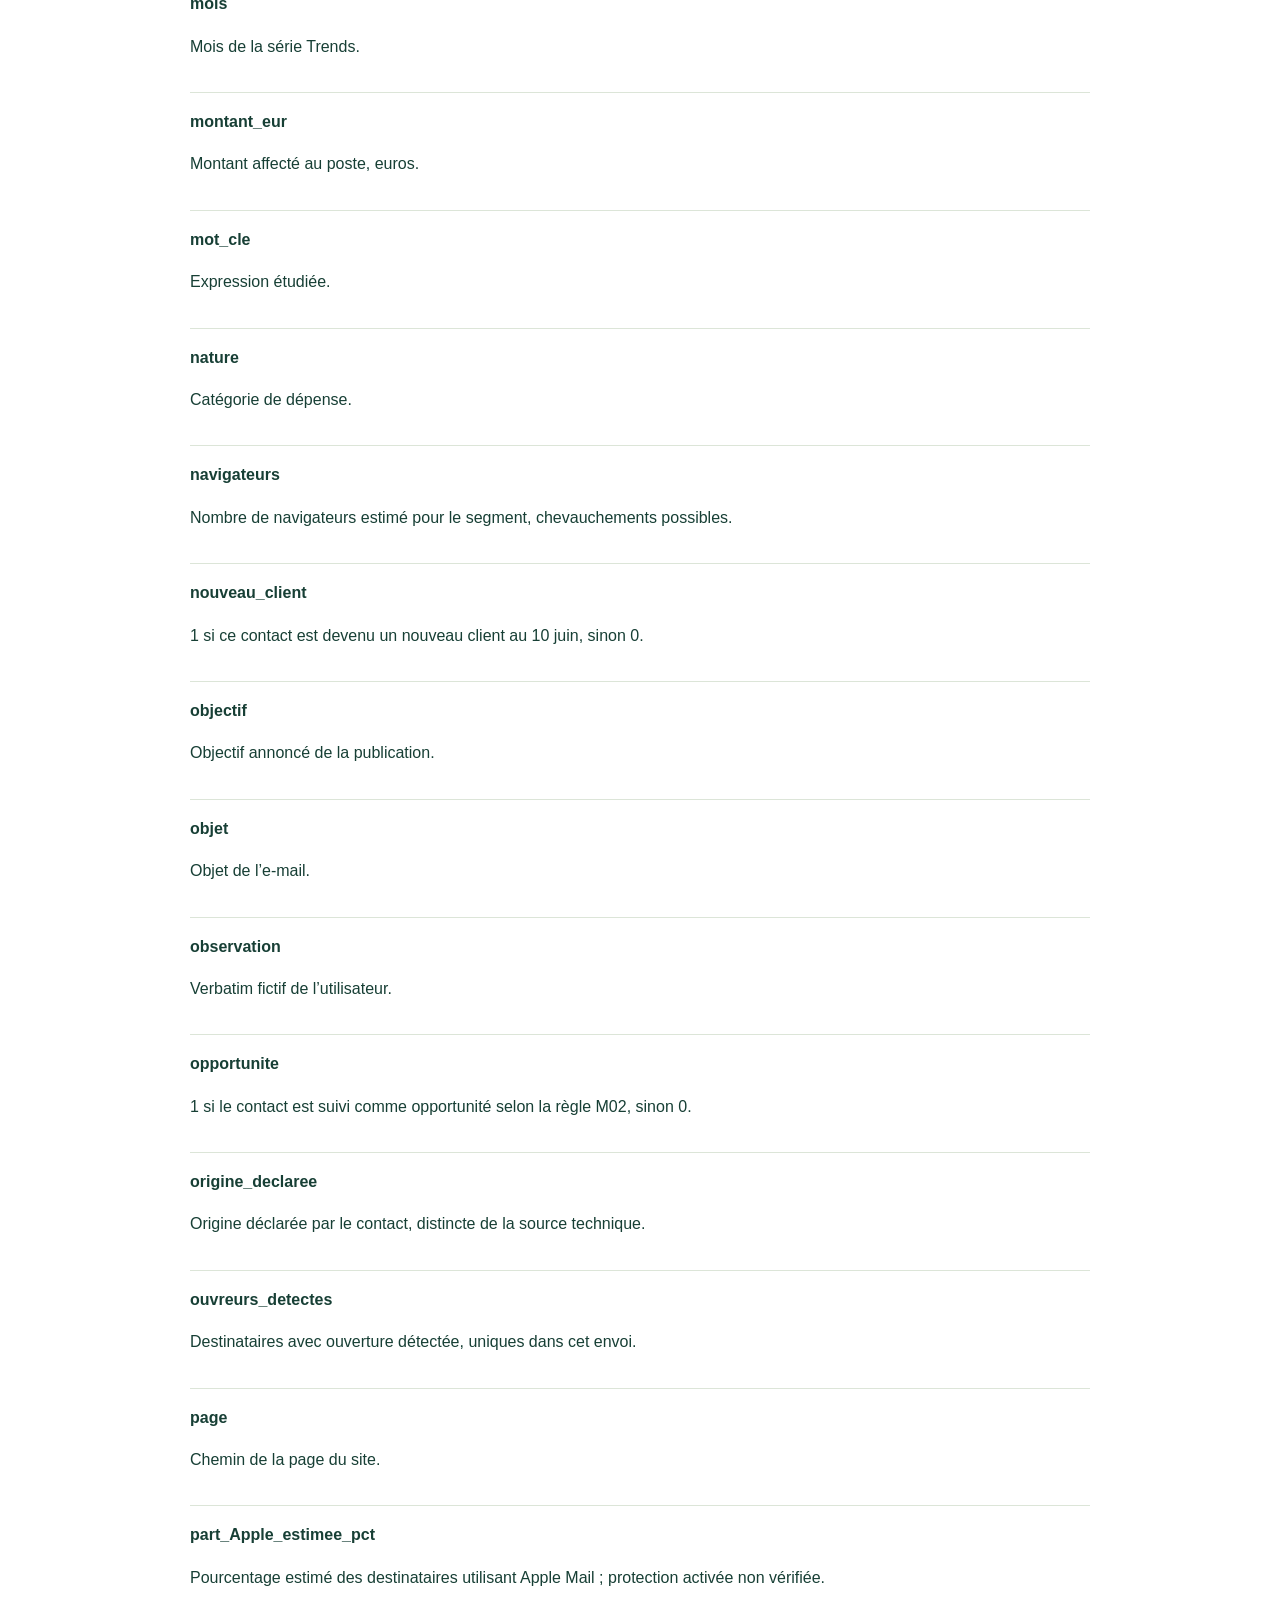
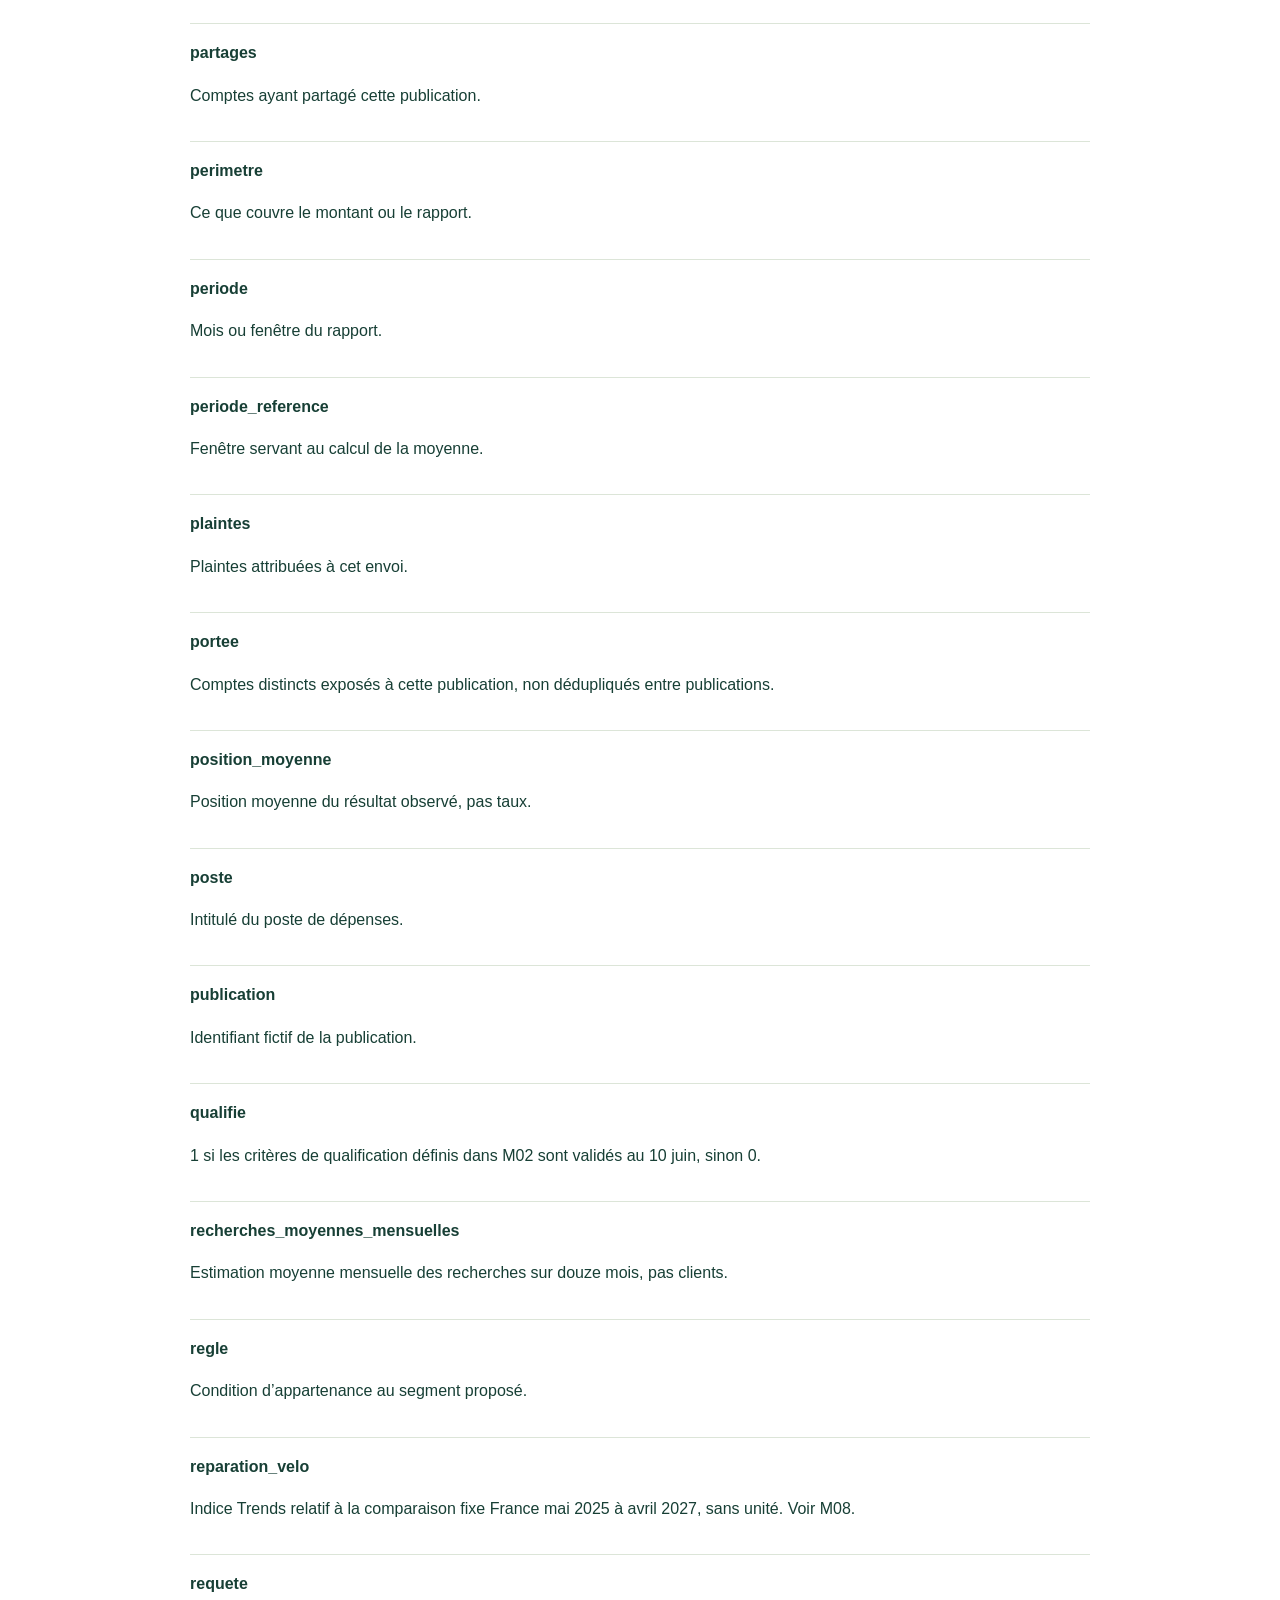
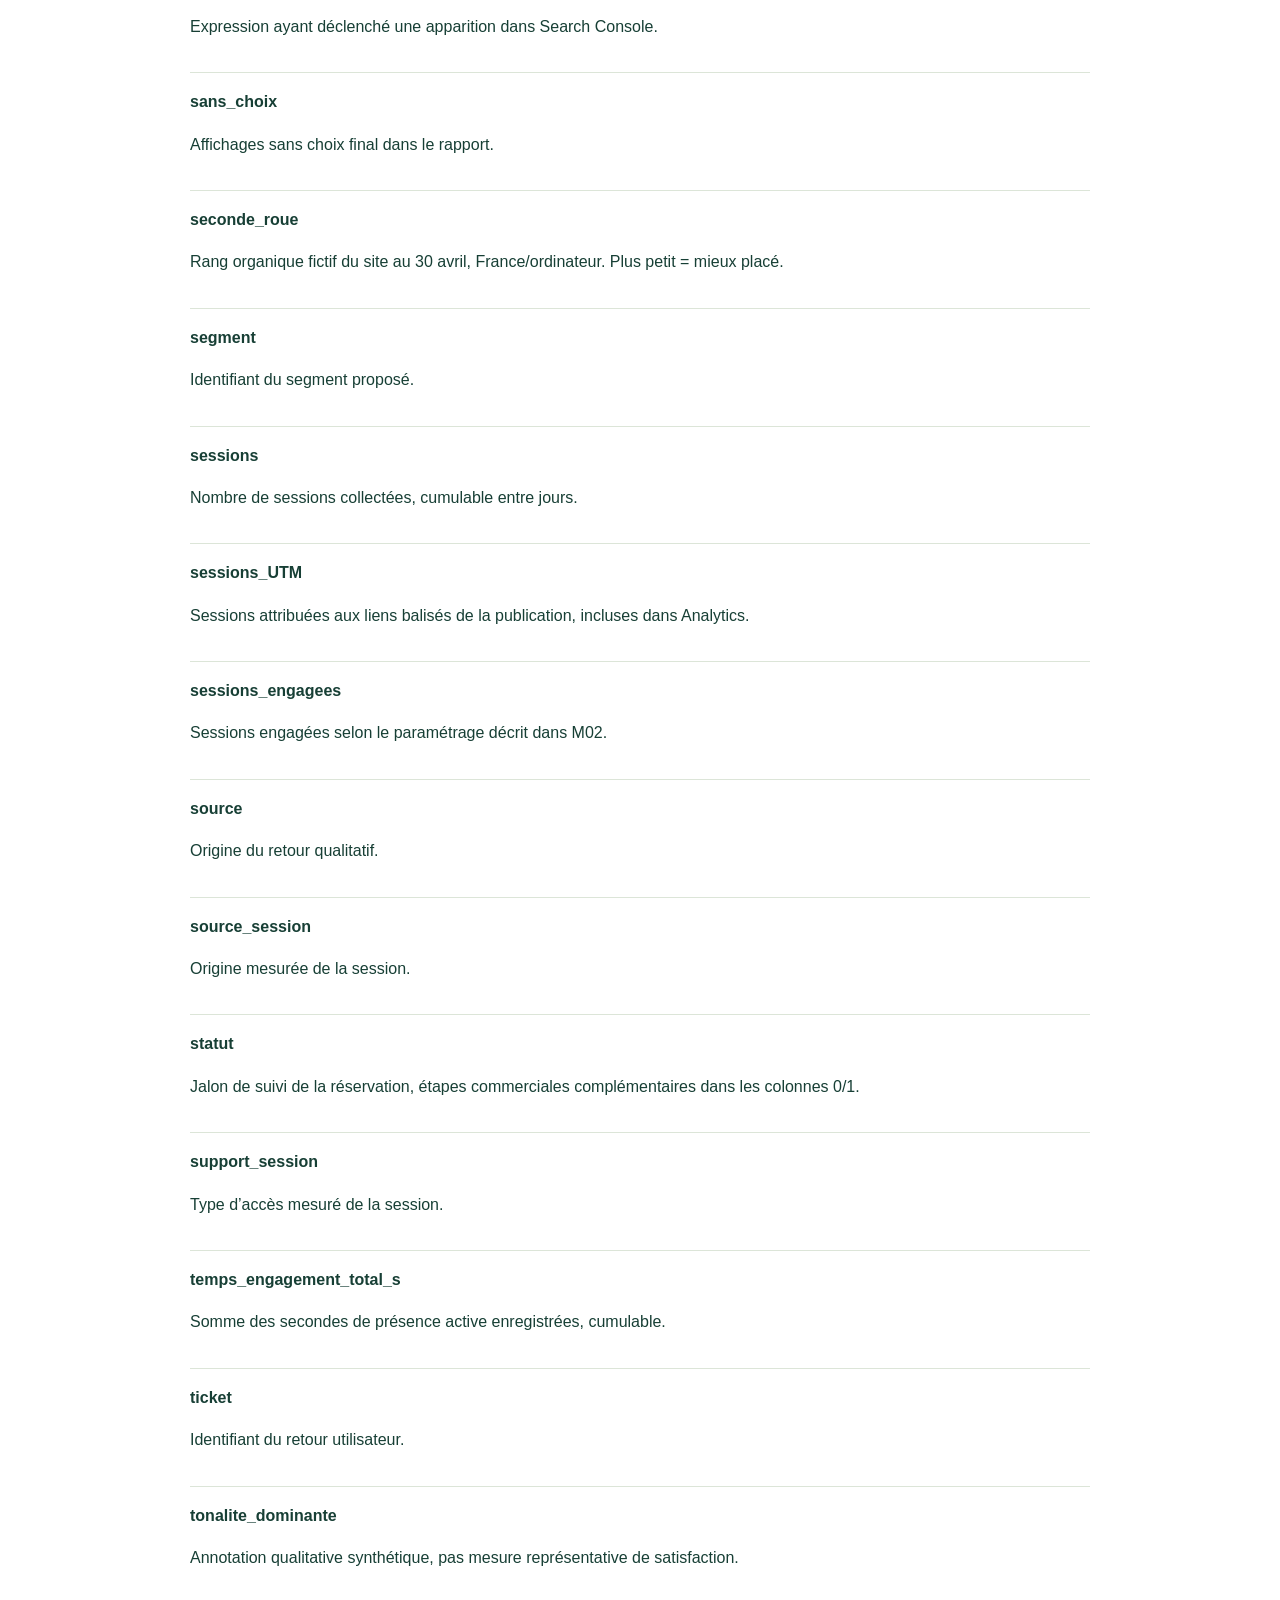
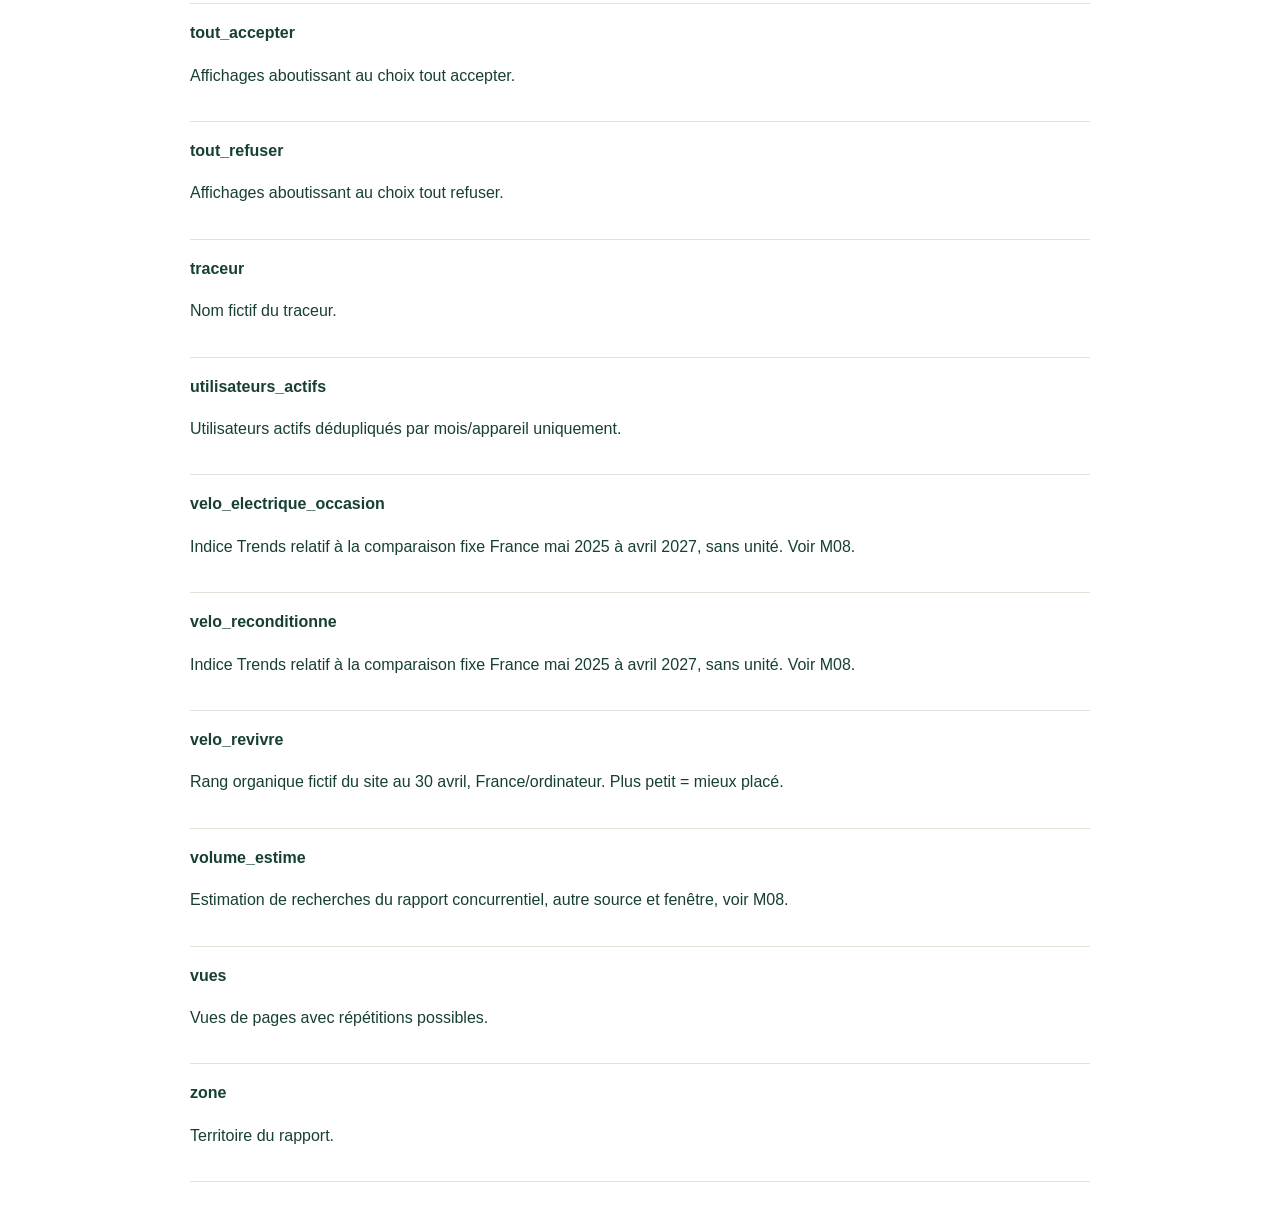
<file: td3/downloads/dictionnaire.html>
<!doctype html><html lang="fr"><meta charset="utf-8"><meta name="viewport" content="width=device-width,initial-scale=1"><style>body{font:16px/1.65 Arial;color:#173f35;max-width:900px;margin:30px auto;padding:20px}article{break-inside:avoid;border-bottom:1px solid #dce5d8;padding:16px 0}p{white-space:pre-line}h1,h2{line-height:1.25}li{margin:12px 0}@media print{body{margin:0;padding:0}}</style><title>TD3 : dictionnaire des colonnes</title><h1>Dictionnaire des colonnes</h1><article><b>CLS_p75</b><p>75e percentile des décalages visuels inattendus, sans unité.</p></article><article><b>CTR_a_calculer</b><p>Rappel du rapport clics/impressions, multiplier par 100 pour un pourcentage.</p></article><article><b>INP_p75_ms</b><p>75e percentile de la réactivité aux interactions, millisecondes.</p></article><article><b>LCP_p75_s</b><p>75e percentile du délai d’affichage du plus grand élément, secondes.</p></article><article><b>accord_newsletter</b><p>Accord spécifique newsletter, pas accord général de publicité.</p></article><article><b>accord_publicitaire</b><p>État déclaré de l’accord publicitaire, preuve à vérifier.</p></article><article><b>achat</b><p>1 si un achat est connu au 10 juin, sinon 0.</p></article><article><b>activation_proposee</b><p>Usage envisagé, pas réalisé.</p></article><article><b>appareil</b><p>Type de terminal observé, pas personne unique.</p></article><article><b>atelier_des_cycles</b><p>Rang organique fictif du site au 30 avril, France/ordinateur. Plus petit = mieux placé.</p></article><article><b>avant_choix</b><p>Traceur présent avant un choix sur une visite neuve.</p></article><article><b>bannieres_affichees</b><p>Affichages de bannière, pas navigateurs uniques.</p></article><article><b>canal</b><p>Groupe de canaux à la portée session.</p></article><article><b>canal_session</b><p>Canal attribué à la session ayant envoyé la demande.</p></article><article><b>chargements_observes</b><p>Chargements instrumentés, répétitions possibles, voir M08.</p></article><article><b>clics</b><p>Clics sur le résultat de recherche.</p></article><article><b>clics_lien</b><p>Clics sur un lien, selon le périmètre du rapport.</p></article><article><b>cliqueurs_apres_filtre_robots</b><p>Cliqueurs conservés après filtrage estimatif des robots.</p></article><article><b>cliqueurs_detectes</b><p>Destinataires avec clic détecté, uniques dans cet envoi.</p></article><article><b>commentaires</b><p>Comptes ayant commenté cette publication.</p></article><article><b>concurrence_annonceurs</b><p>Niveau estimé de concurrence dans les annonces, pas classement organique.</p></article><article><b>consultation_essai</b><p>Sessions ayant consulté la page /essai.</p></article><article><b>contact_id</b><p>Identifiant fictif unique du contact. SR-M : demande en mai, SR-A : demande en avril.</p></article><article><b>contexte</b><p>Situation décrite par le retour.</p></article><article><b>cyclo_reprise</b><p>Rang organique fictif du site au 30 avril, France/ordinateur. Plus petit = mieux placé.</p></article><article><b>date</b><p>Jour de mesure ou événement au format AAAA-MM-JJ.</p></article><article><b>date_confirmation</b><p>Jour de l’accord enregistré sur le créneau, vide sans confirmation ; ce n’est pas la date de l’essai.</p></article><article><b>date_demande</b><p>Jour de réception de la demande.</p></article><article><b>delai_reponse_h</b><p>Délai avant première réponse humaine, en heures.</p></article><article><b>demande_envoyee</b><p>Sessions avec une demande unique envoyée.</p></article><article><b>demandes_attribuees_fenetre_7j</b><p>Demandes créditées à cet envoi sur sept jours, chevauchements possibles, voir M02.</p></article><article><b>depense_eur</b><p>Dépense publicitaire du jour, euros.</p></article><article><b>desabonnes</b><p>Destinataires désabonnés attribués à cet envoi.</p></article><article><b>destinataire</b><p>Organisme recevant les données selon le projet.</p></article><article><b>diffusion</b><p>Mode de diffusion, publications sponsorisées dans cet extrait.</p></article><article><b>duree</b><p>Durée annoncée du traceur, à examiner.</p></article><article><b>enchere_basse_eur</b><p>Estimation basse d’enchère par clic, euros.</p></article><article><b>enchere_haute_eur</b><p>Estimation haute d’enchère par clic, euros.</p></article><article><b>enregistrements</b><p>Comptes ayant enregistré cette publication.</p></article><article><b>envoi</b><p>Identifiant de l’envoi e-mail.</p></article><article><b>envoyes</b><p>Messages dont l’envoi a été tenté.</p></article><article><b>erreurs_formulaire</b><p>Événements d’erreur du formulaire, plusieurs possibles par session.</p></article><article><b>essai_realise</b><p>1 si un essai a été réalisé au 10 juin, sinon 0.</p></article><article><b>evenement</b><p>Nature de l’événement daté de l’historique.</p></article><article><b>exclusion</b><p>Exclusion prévue dans le projet.</p></article><article><b>finalite</b><p>Usage annoncé du traceur.</p></article><article><b>format</b><p>Format du contenu.</p></article><article><b>formulaire_commence</b><p>Sessions ayant commencé le formulaire.</p></article><article><b>impressions</b><p>Nombre d’affichages, répétitions incluses, selon le rapport.</p></article><article><b>intention</b><p>Intention proposée par le rapport, à discuter.</p></article><article><b>langue</b><p>Langue de recherche du rapport.</p></article><article><b>likes</b><p>Comptes ayant réagi à cette publication.</p></article><article><b>livres</b><p>Messages acceptés par le serveur destinataire, pas preuve de lecture.</p></article><article><b>mois</b><p>Mois de la série Trends.</p></article><article><b>montant_eur</b><p>Montant affecté au poste, euros.</p></article><article><b>mot_cle</b><p>Expression étudiée.</p></article><article><b>nature</b><p>Catégorie de dépense.</p></article><article><b>navigateurs</b><p>Nombre de navigateurs estimé pour le segment, chevauchements possibles.</p></article><article><b>nouveau_client</b><p>1 si ce contact est devenu un nouveau client au 10 juin, sinon 0.</p></article><article><b>objectif</b><p>Objectif annoncé de la publication.</p></article><article><b>objet</b><p>Objet de l’e-mail.</p></article><article><b>observation</b><p>Verbatim fictif de l’utilisateur.</p></article><article><b>opportunite</b><p>1 si le contact est suivi comme opportunité selon la règle M02, sinon 0.</p></article><article><b>origine_declaree</b><p>Origine déclarée par le contact, distincte de la source technique.</p></article><article><b>ouvreurs_detectes</b><p>Destinataires avec ouverture détectée, uniques dans cet envoi.</p></article><article><b>page</b><p>Chemin de la page du site.</p></article><article><b>part_Apple_estimee_pct</b><p>Pourcentage estimé des destinataires utilisant Apple Mail ; protection activée non vérifiée.</p></article><article><b>partages</b><p>Comptes ayant partagé cette publication.</p></article><article><b>perimetre</b><p>Ce que couvre le montant ou le rapport.</p></article><article><b>periode</b><p>Mois ou fenêtre du rapport.</p></article><article><b>periode_reference</b><p>Fenêtre servant au calcul de la moyenne.</p></article><article><b>plaintes</b><p>Plaintes attribuées à cet envoi.</p></article><article><b>portee</b><p>Comptes distincts exposés à cette publication, non dédupliqués entre publications.</p></article><article><b>position_moyenne</b><p>Position moyenne du résultat observé, pas taux.</p></article><article><b>poste</b><p>Intitulé du poste de dépenses.</p></article><article><b>publication</b><p>Identifiant fictif de la publication.</p></article><article><b>qualifie</b><p>1 si les critères de qualification définis dans M02 sont validés au 10 juin, sinon 0.</p></article><article><b>recherches_moyennes_mensuelles</b><p>Estimation moyenne mensuelle des recherches sur douze mois, pas clients.</p></article><article><b>regle</b><p>Condition d’appartenance au segment proposé.</p></article><article><b>reparation_velo</b><p>Indice Trends relatif à la comparaison fixe France mai 2025 à avril 2027, sans unité. Voir M08.</p></article><article><b>requete</b><p>Expression ayant déclenché une apparition dans Search Console.</p></article><article><b>sans_choix</b><p>Affichages sans choix final dans le rapport.</p></article><article><b>seconde_roue</b><p>Rang organique fictif du site au 30 avril, France/ordinateur. Plus petit = mieux placé.</p></article><article><b>segment</b><p>Identifiant du segment proposé.</p></article><article><b>sessions</b><p>Nombre de sessions collectées, cumulable entre jours.</p></article><article><b>sessions_UTM</b><p>Sessions attribuées aux liens balisés de la publication, incluses dans Analytics.</p></article><article><b>sessions_engagees</b><p>Sessions engagées selon le paramétrage décrit dans M02.</p></article><article><b>source</b><p>Origine du retour qualitatif.</p></article><article><b>source_session</b><p>Origine mesurée de la session.</p></article><article><b>statut</b><p>Jalon de suivi de la réservation, étapes commerciales complémentaires dans les colonnes 0/1.</p></article><article><b>support_session</b><p>Type d’accès mesuré de la session.</p></article><article><b>temps_engagement_total_s</b><p>Somme des secondes de présence active enregistrées, cumulable.</p></article><article><b>ticket</b><p>Identifiant du retour utilisateur.</p></article><article><b>tonalite_dominante</b><p>Annotation qualitative synthétique, pas mesure représentative de satisfaction.</p></article><article><b>tout_accepter</b><p>Affichages aboutissant au choix tout accepter.</p></article><article><b>tout_refuser</b><p>Affichages aboutissant au choix tout refuser.</p></article><article><b>traceur</b><p>Nom fictif du traceur.</p></article><article><b>utilisateurs_actifs</b><p>Utilisateurs actifs dédupliqués par mois/appareil uniquement.</p></article><article><b>velo_electrique_occasion</b><p>Indice Trends relatif à la comparaison fixe France mai 2025 à avril 2027, sans unité. Voir M08.</p></article><article><b>velo_reconditionne</b><p>Indice Trends relatif à la comparaison fixe France mai 2025 à avril 2027, sans unité. Voir M08.</p></article><article><b>velo_revivre</b><p>Rang organique fictif du site au 30 avril, France/ordinateur. Plus petit = mieux placé.</p></article><article><b>volume_estime</b><p>Estimation de recherches du rapport concurrentiel, autre source et fenêtre, voir M08.</p></article><article><b>vues</b><p>Vues de pages avec répétitions possibles.</p></article><article><b>zone</b><p>Territoire du rapport.</p></article></html>
</file>
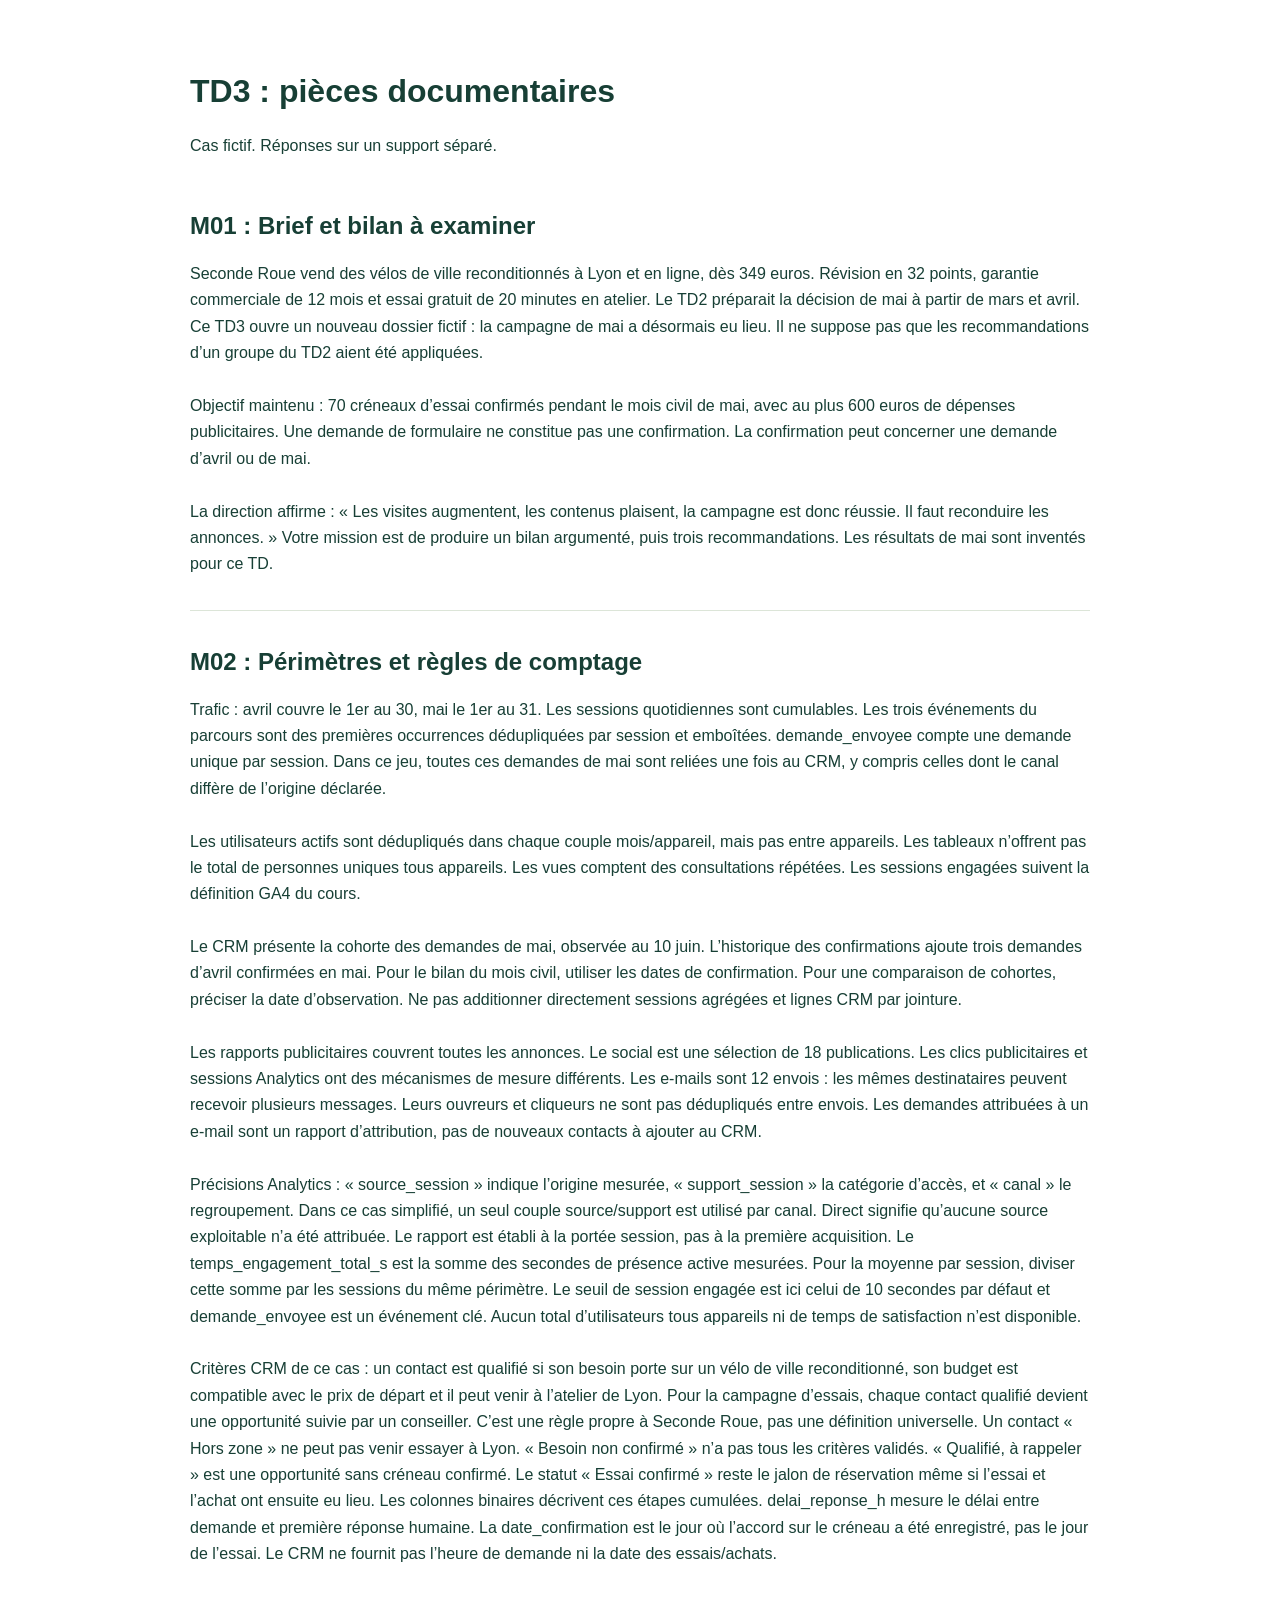
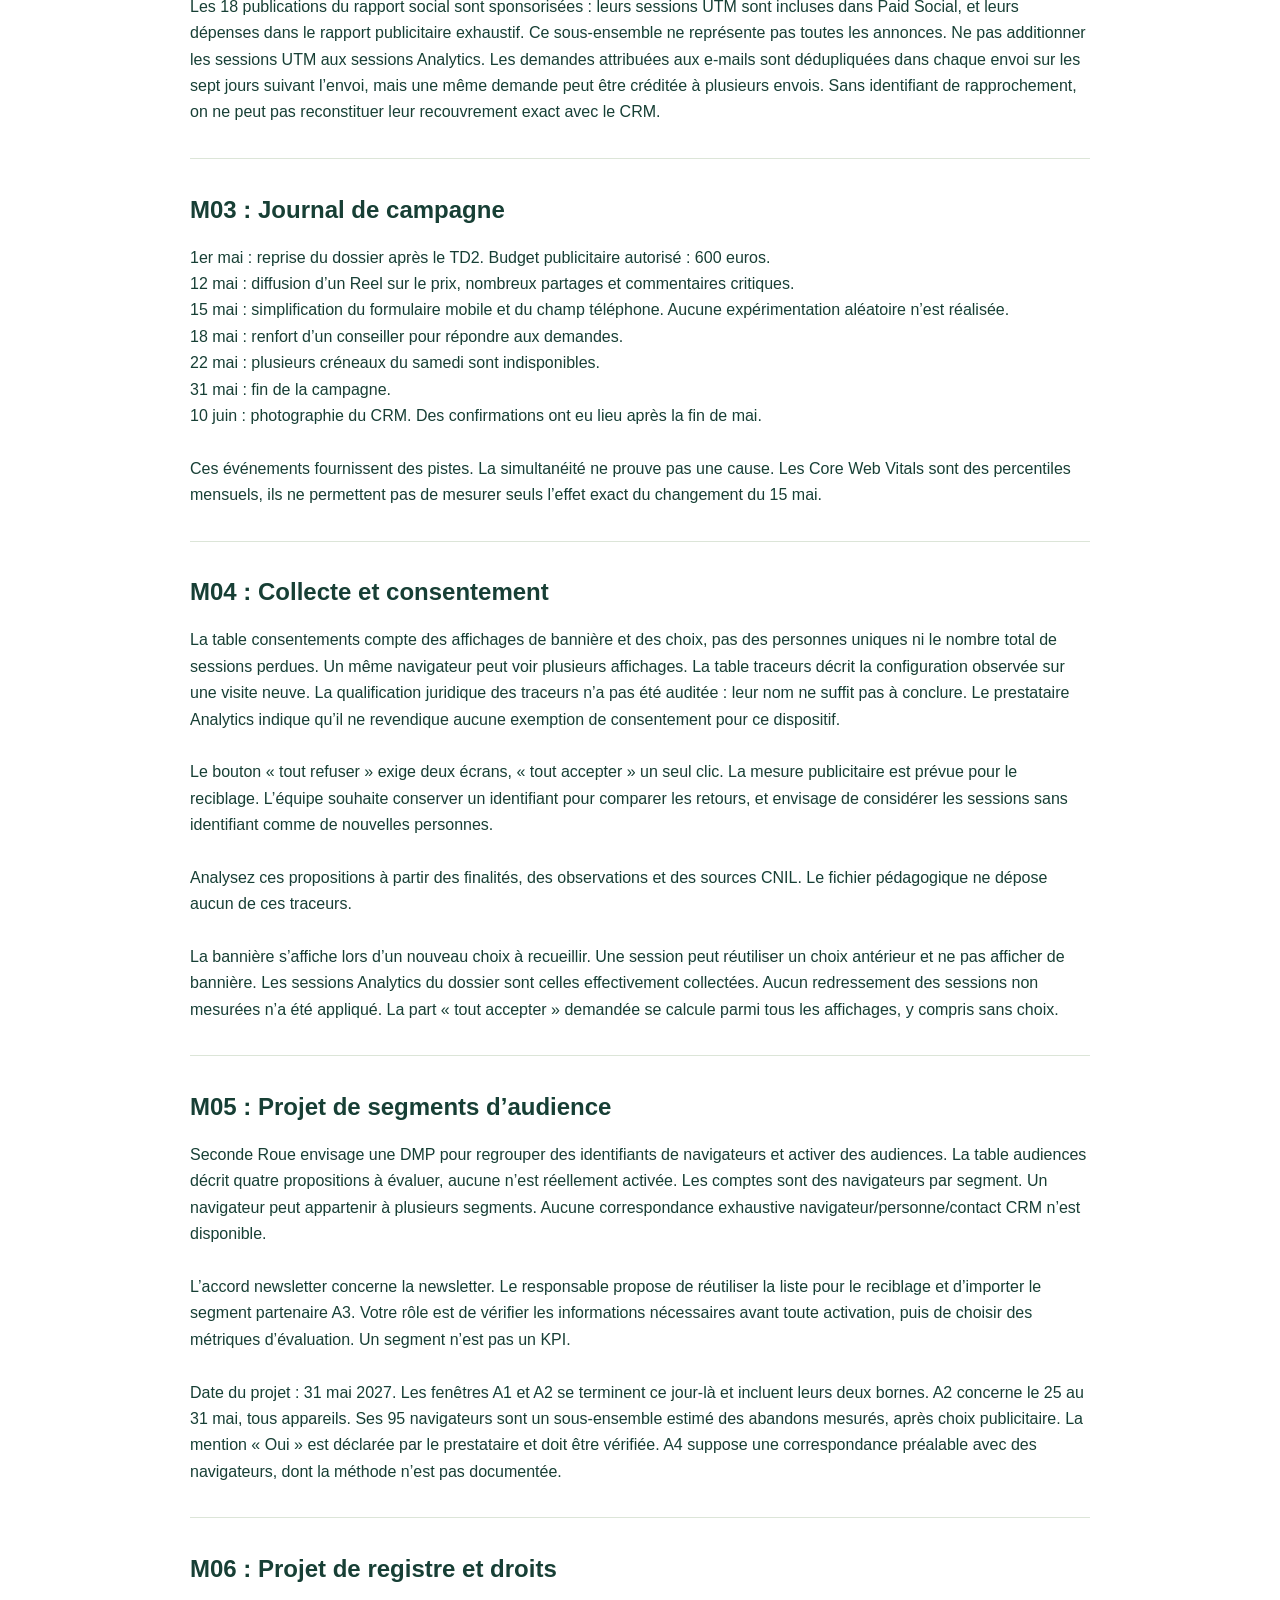
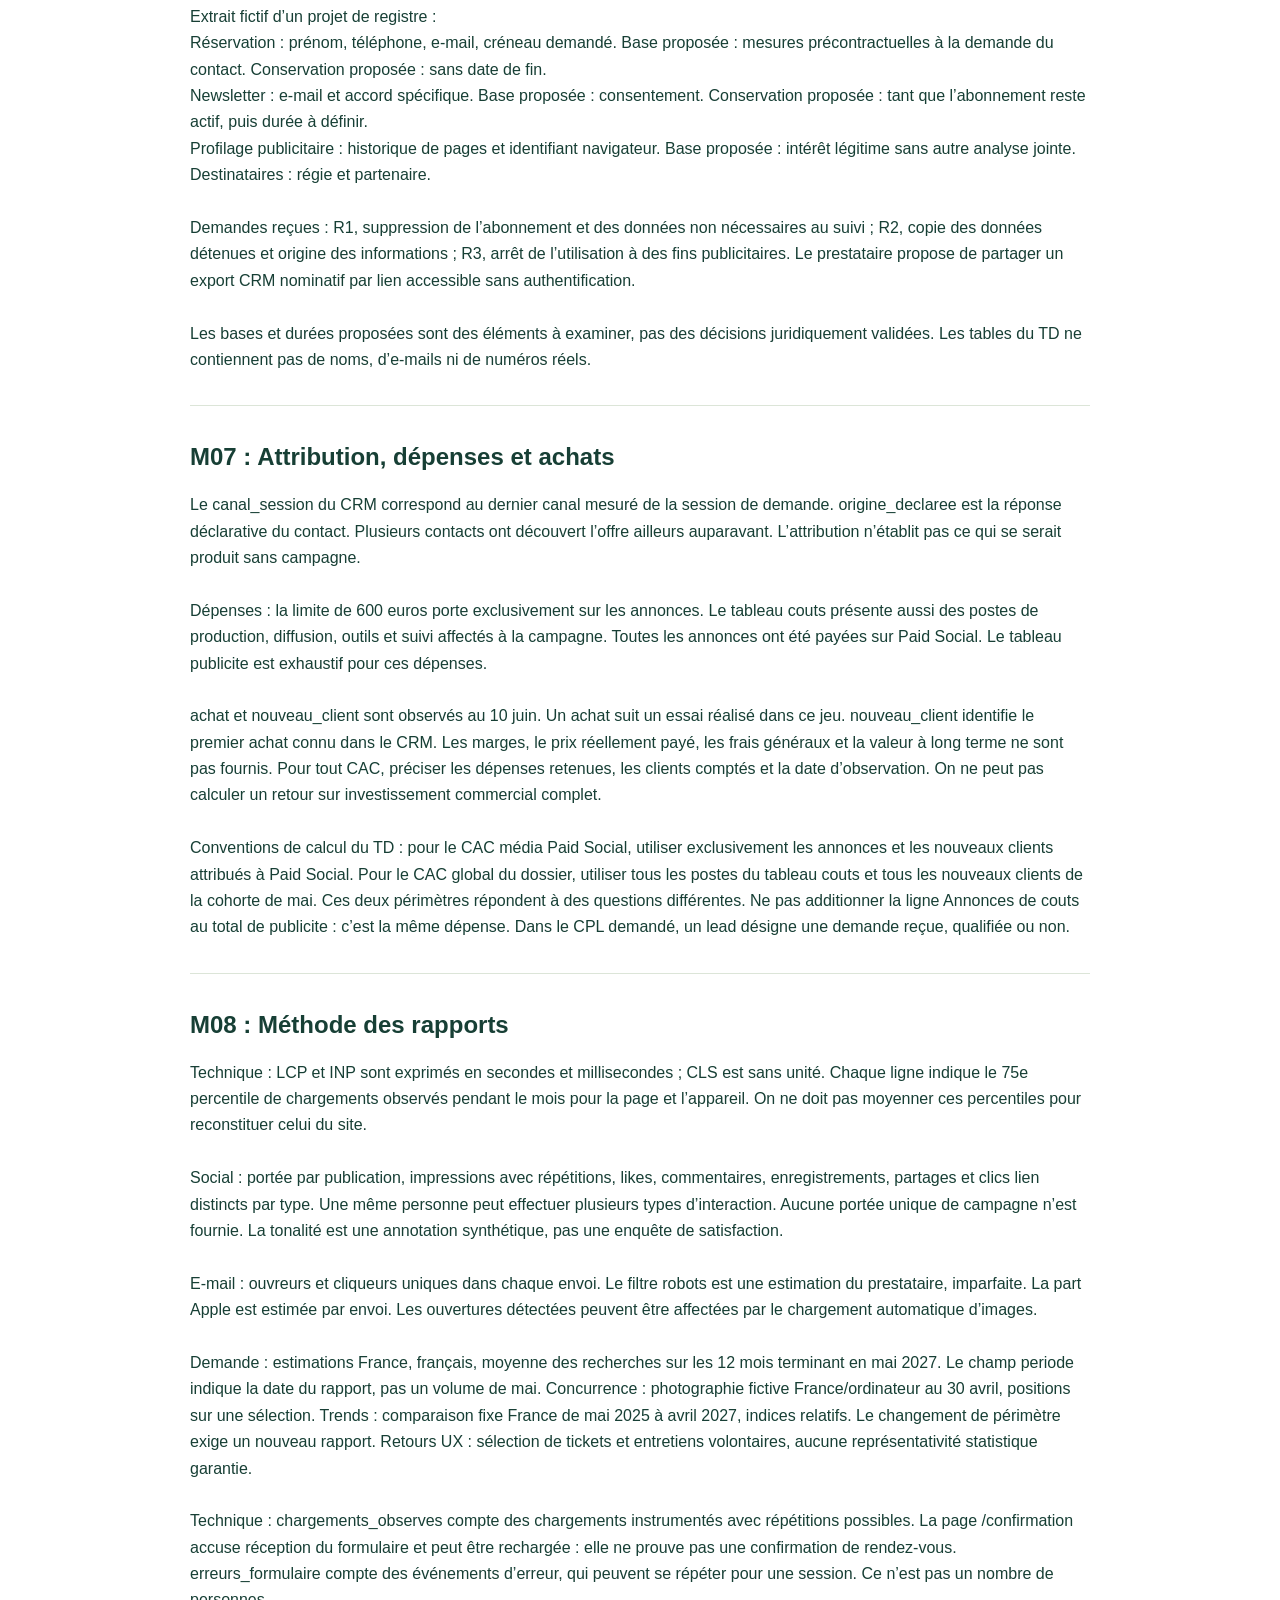
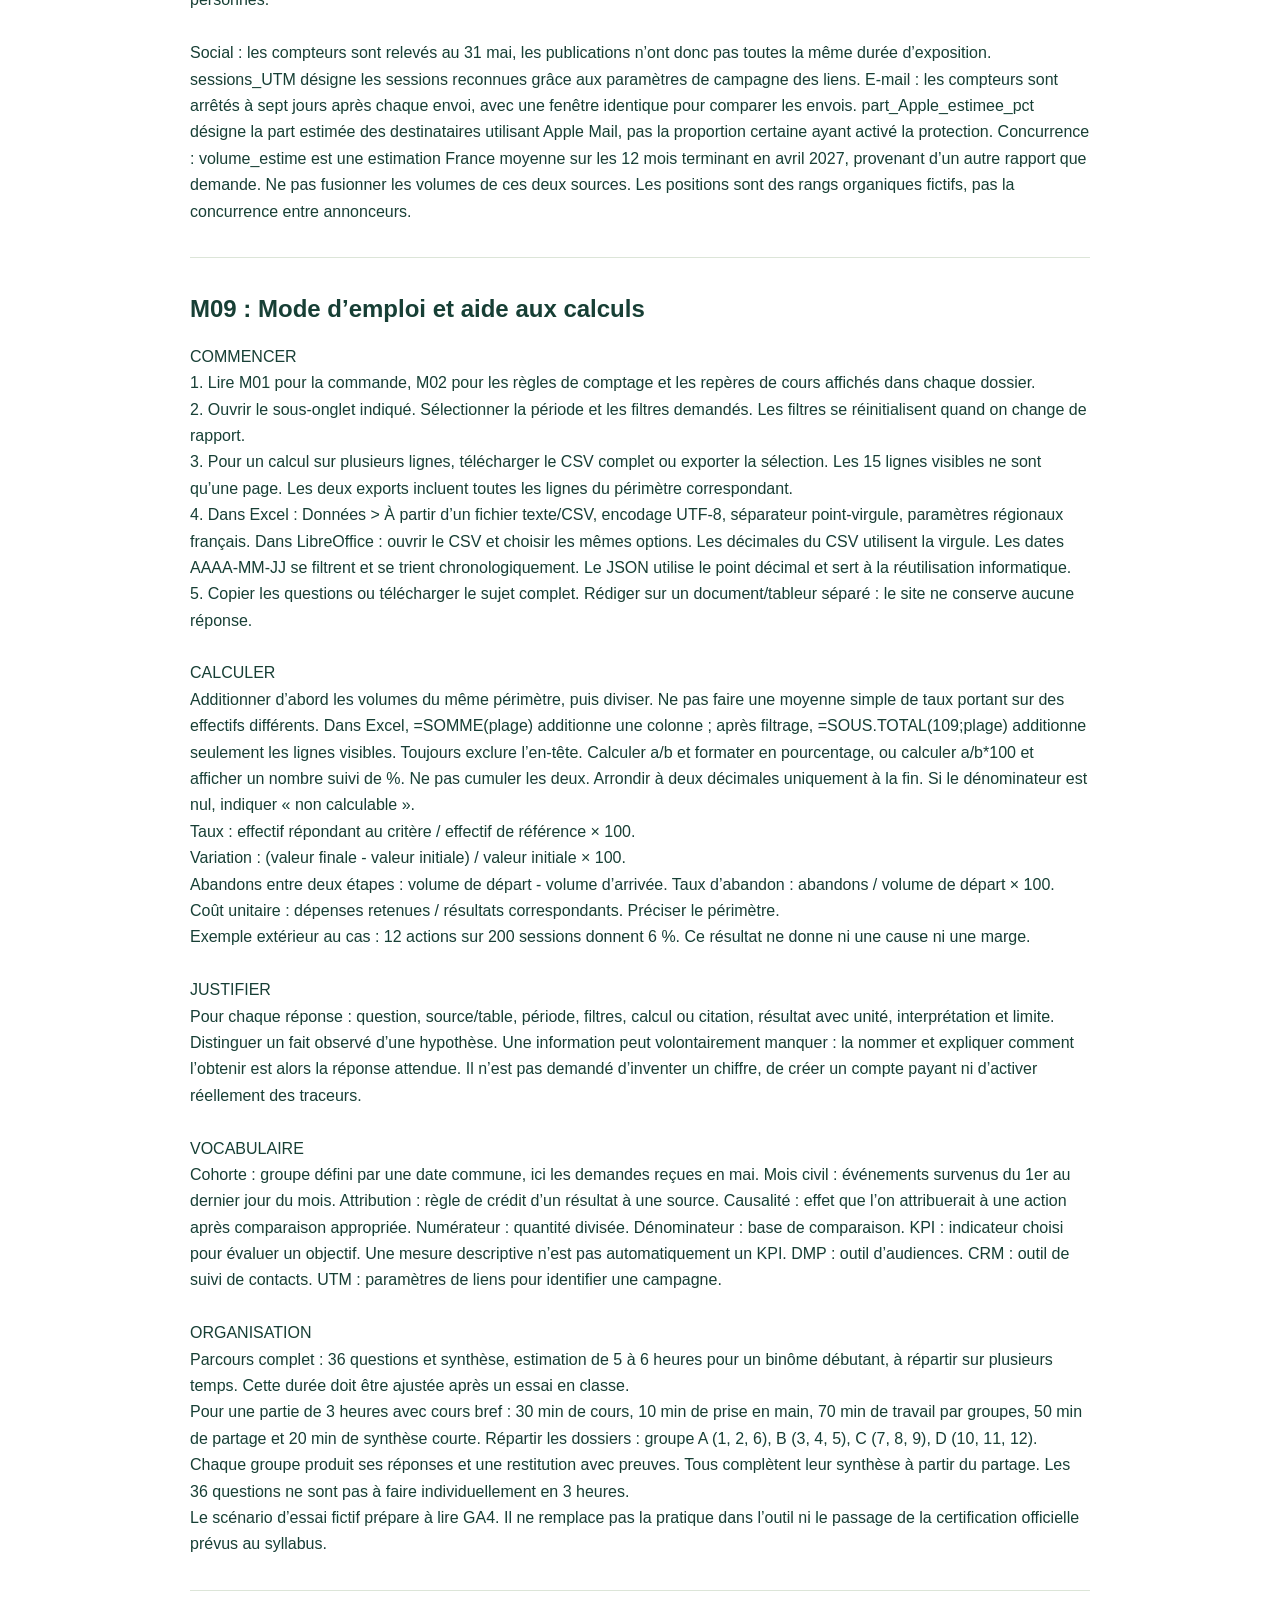
<file: td3/downloads/documents.html>
<!doctype html><html lang="fr"><meta charset="utf-8"><meta name="viewport" content="width=device-width,initial-scale=1"><style>body{font:16px/1.65 Arial;color:#173f35;max-width:900px;margin:30px auto;padding:20px}article{break-inside:avoid;border-bottom:1px solid #dce5d8;padding:16px 0}p{white-space:pre-line}h1,h2{line-height:1.25}li{margin:12px 0}@media print{body{margin:0;padding:0}}</style><title>TD3 : pièces et mode d’emploi</title><h1>TD3 : pièces documentaires</h1><p>Cas fictif. Réponses sur un support séparé.</p><article><h2>M01 : Brief et bilan à examiner</h2><p>Seconde Roue vend des vélos de ville reconditionnés à Lyon et en ligne, dès 349 euros. Révision en 32 points, garantie commerciale de 12 mois et essai gratuit de 20 minutes en atelier. Le TD2 préparait la décision de mai à partir de mars et avril. Ce TD3 ouvre un nouveau dossier fictif : la campagne de mai a désormais eu lieu. Il ne suppose pas que les recommandations d’un groupe du TD2 aient été appliquées.

Objectif maintenu : 70 créneaux d’essai confirmés pendant le mois civil de mai, avec au plus 600 euros de dépenses publicitaires. Une demande de formulaire ne constitue pas une confirmation. La confirmation peut concerner une demande d’avril ou de mai.

La direction affirme : « Les visites augmentent, les contenus plaisent, la campagne est donc réussie. Il faut reconduire les annonces. » Votre mission est de produire un bilan argumenté, puis trois recommandations. Les résultats de mai sont inventés pour ce TD.</p></article><article><h2>M02 : Périmètres et règles de comptage</h2><p>Trafic : avril couvre le 1er au 30, mai le 1er au 31. Les sessions quotidiennes sont cumulables. Les trois événements du parcours sont des premières occurrences dédupliquées par session et emboîtées. demande_envoyee compte une demande unique par session. Dans ce jeu, toutes ces demandes de mai sont reliées une fois au CRM, y compris celles dont le canal diffère de l’origine déclarée.

Les utilisateurs actifs sont dédupliqués dans chaque couple mois/appareil, mais pas entre appareils. Les tableaux n’offrent pas le total de personnes uniques tous appareils. Les vues comptent des consultations répétées. Les sessions engagées suivent la définition GA4 du cours.

Le CRM présente la cohorte des demandes de mai, observée au 10 juin. L’historique des confirmations ajoute trois demandes d’avril confirmées en mai. Pour le bilan du mois civil, utiliser les dates de confirmation. Pour une comparaison de cohortes, préciser la date d’observation. Ne pas additionner directement sessions agrégées et lignes CRM par jointure.

Les rapports publicitaires couvrent toutes les annonces. Le social est une sélection de 18 publications. Les clics publicitaires et sessions Analytics ont des mécanismes de mesure différents. Les e-mails sont 12 envois : les mêmes destinataires peuvent recevoir plusieurs messages. Leurs ouvreurs et cliqueurs ne sont pas dédupliqués entre envois. Les demandes attribuées à un e-mail sont un rapport d’attribution, pas de nouveaux contacts à ajouter au CRM.

Précisions Analytics : « source_session » indique l’origine mesurée, « support_session » la catégorie d’accès, et « canal » le regroupement. Dans ce cas simplifié, un seul couple source/support est utilisé par canal. Direct signifie qu’aucune source exploitable n’a été attribuée. Le rapport est établi à la portée session, pas à la première acquisition. Le temps_engagement_total_s est la somme des secondes de présence active mesurées. Pour la moyenne par session, diviser cette somme par les sessions du même périmètre. Le seuil de session engagée est ici celui de 10 secondes par défaut et demande_envoyee est un événement clé. Aucun total d’utilisateurs tous appareils ni de temps de satisfaction n’est disponible.

Critères CRM de ce cas : un contact est qualifié si son besoin porte sur un vélo de ville reconditionné, son budget est compatible avec le prix de départ et il peut venir à l’atelier de Lyon. Pour la campagne d’essais, chaque contact qualifié devient une opportunité suivie par un conseiller. C’est une règle propre à Seconde Roue, pas une définition universelle. Un contact « Hors zone » ne peut pas venir essayer à Lyon. « Besoin non confirmé » n’a pas tous les critères validés. « Qualifié, à rappeler » est une opportunité sans créneau confirmé. Le statut « Essai confirmé » reste le jalon de réservation même si l’essai et l’achat ont ensuite eu lieu. Les colonnes binaires décrivent ces étapes cumulées. delai_reponse_h mesure le délai entre demande et première réponse humaine. La date_confirmation est le jour où l’accord sur le créneau a été enregistré, pas le jour de l’essai. Le CRM ne fournit pas l’heure de demande ni la date des essais/achats.

Les 18 publications du rapport social sont sponsorisées : leurs sessions UTM sont incluses dans Paid Social, et leurs dépenses dans le rapport publicitaire exhaustif. Ce sous-ensemble ne représente pas toutes les annonces. Ne pas additionner les sessions UTM aux sessions Analytics. Les demandes attribuées aux e-mails sont dédupliquées dans chaque envoi sur les sept jours suivant l’envoi, mais une même demande peut être créditée à plusieurs envois. Sans identifiant de rapprochement, on ne peut pas reconstituer leur recouvrement exact avec le CRM.
</p></article><article><h2>M03 : Journal de campagne</h2><p>1er mai : reprise du dossier après le TD2. Budget publicitaire autorisé : 600 euros.
12 mai : diffusion d’un Reel sur le prix, nombreux partages et commentaires critiques.
15 mai : simplification du formulaire mobile et du champ téléphone. Aucune expérimentation aléatoire n’est réalisée.
18 mai : renfort d’un conseiller pour répondre aux demandes.
22 mai : plusieurs créneaux du samedi sont indisponibles.
31 mai : fin de la campagne.
10 juin : photographie du CRM. Des confirmations ont eu lieu après la fin de mai.

Ces événements fournissent des pistes. La simultanéité ne prouve pas une cause. Les Core Web Vitals sont des percentiles mensuels, ils ne permettent pas de mesurer seuls l’effet exact du changement du 15 mai.</p></article><article><h2>M04 : Collecte et consentement</h2><p>La table consentements compte des affichages de bannière et des choix, pas des personnes uniques ni le nombre total de sessions perdues. Un même navigateur peut voir plusieurs affichages. La table traceurs décrit la configuration observée sur une visite neuve. La qualification juridique des traceurs n’a pas été auditée : leur nom ne suffit pas à conclure. Le prestataire Analytics indique qu’il ne revendique aucune exemption de consentement pour ce dispositif.

Le bouton « tout refuser » exige deux écrans, « tout accepter » un seul clic. La mesure publicitaire est prévue pour le reciblage. L’équipe souhaite conserver un identifiant pour comparer les retours, et envisage de considérer les sessions sans identifiant comme de nouvelles personnes.

Analysez ces propositions à partir des finalités, des observations et des sources CNIL. Le fichier pédagogique ne dépose aucun de ces traceurs.

La bannière s’affiche lors d’un nouveau choix à recueillir. Une session peut réutiliser un choix antérieur et ne pas afficher de bannière. Les sessions Analytics du dossier sont celles effectivement collectées. Aucun redressement des sessions non mesurées n’a été appliqué. La part « tout accepter » demandée se calcule parmi tous les affichages, y compris sans choix.</p></article><article><h2>M05 : Projet de segments d’audience</h2><p>Seconde Roue envisage une DMP pour regrouper des identifiants de navigateurs et activer des audiences. La table audiences décrit quatre propositions à évaluer, aucune n’est réellement activée. Les comptes sont des navigateurs par segment. Un navigateur peut appartenir à plusieurs segments. Aucune correspondance exhaustive navigateur/personne/contact CRM n’est disponible.

L’accord newsletter concerne la newsletter. Le responsable propose de réutiliser la liste pour le reciblage et d’importer le segment partenaire A3. Votre rôle est de vérifier les informations nécessaires avant toute activation, puis de choisir des métriques d’évaluation. Un segment n’est pas un KPI.

Date du projet : 31 mai 2027. Les fenêtres A1 et A2 se terminent ce jour-là et incluent leurs deux bornes. A2 concerne le 25 au 31 mai, tous appareils. Ses 95 navigateurs sont un sous-ensemble estimé des abandons mesurés, après choix publicitaire. La mention « Oui » est déclarée par le prestataire et doit être vérifiée. A4 suppose une correspondance préalable avec des navigateurs, dont la méthode n’est pas documentée.</p></article><article><h2>M06 : Projet de registre et droits</h2><p>Extrait fictif d’un projet de registre :
Réservation : prénom, téléphone, e-mail, créneau demandé. Base proposée : mesures précontractuelles à la demande du contact. Conservation proposée : sans date de fin.
Newsletter : e-mail et accord spécifique. Base proposée : consentement. Conservation proposée : tant que l’abonnement reste actif, puis durée à définir.
Profilage publicitaire : historique de pages et identifiant navigateur. Base proposée : intérêt légitime sans autre analyse jointe. Destinataires : régie et partenaire.

Demandes reçues : R1, suppression de l’abonnement et des données non nécessaires au suivi ; R2, copie des données détenues et origine des informations ; R3, arrêt de l’utilisation à des fins publicitaires. Le prestataire propose de partager un export CRM nominatif par lien accessible sans authentification.

Les bases et durées proposées sont des éléments à examiner, pas des décisions juridiquement validées. Les tables du TD ne contiennent pas de noms, d’e-mails ni de numéros réels.</p></article><article><h2>M07 : Attribution, dépenses et achats</h2><p>Le canal_session du CRM correspond au dernier canal mesuré de la session de demande. origine_declaree est la réponse déclarative du contact. Plusieurs contacts ont découvert l’offre ailleurs auparavant. L’attribution n’établit pas ce qui se serait produit sans campagne.

Dépenses : la limite de 600 euros porte exclusivement sur les annonces. Le tableau couts présente aussi des postes de production, diffusion, outils et suivi affectés à la campagne. Toutes les annonces ont été payées sur Paid Social. Le tableau publicite est exhaustif pour ces dépenses.

achat et nouveau_client sont observés au 10 juin. Un achat suit un essai réalisé dans ce jeu. nouveau_client identifie le premier achat connu dans le CRM. Les marges, le prix réellement payé, les frais généraux et la valeur à long terme ne sont pas fournis. Pour tout CAC, préciser les dépenses retenues, les clients comptés et la date d’observation. On ne peut pas calculer un retour sur investissement commercial complet.

Conventions de calcul du TD : pour le CAC média Paid Social, utiliser exclusivement les annonces et les nouveaux clients attribués à Paid Social. Pour le CAC global du dossier, utiliser tous les postes du tableau couts et tous les nouveaux clients de la cohorte de mai. Ces deux périmètres répondent à des questions différentes. Ne pas additionner la ligne Annonces de couts au total de publicite : c’est la même dépense. Dans le CPL demandé, un lead désigne une demande reçue, qualifiée ou non.</p></article><article><h2>M08 : Méthode des rapports</h2><p>Technique : LCP et INP sont exprimés en secondes et millisecondes ; CLS est sans unité. Chaque ligne indique le 75e percentile de chargements observés pendant le mois pour la page et l’appareil. On ne doit pas moyenner ces percentiles pour reconstituer celui du site.

Social : portée par publication, impressions avec répétitions, likes, commentaires, enregistrements, partages et clics lien distincts par type. Une même personne peut effectuer plusieurs types d’interaction. Aucune portée unique de campagne n’est fournie. La tonalité est une annotation synthétique, pas une enquête de satisfaction.

E-mail : ouvreurs et cliqueurs uniques dans chaque envoi. Le filtre robots est une estimation du prestataire, imparfaite. La part Apple est estimée par envoi. Les ouvertures détectées peuvent être affectées par le chargement automatique d’images.

Demande : estimations France, français, moyenne des recherches sur les 12 mois terminant en mai 2027. Le champ periode indique la date du rapport, pas un volume de mai. Concurrence : photographie fictive France/ordinateur au 30 avril, positions sur une sélection. Trends : comparaison fixe France de mai 2025 à avril 2027, indices relatifs. Le changement de périmètre exige un nouveau rapport. Retours UX : sélection de tickets et entretiens volontaires, aucune représentativité statistique garantie.

Technique : chargements_observes compte des chargements instrumentés avec répétitions possibles. La page /confirmation accuse réception du formulaire et peut être rechargée : elle ne prouve pas une confirmation de rendez-vous. erreurs_formulaire compte des événements d’erreur, qui peuvent se répéter pour une session. Ce n’est pas un nombre de personnes.

Social : les compteurs sont relevés au 31 mai, les publications n’ont donc pas toutes la même durée d’exposition. sessions_UTM désigne les sessions reconnues grâce aux paramètres de campagne des liens. E-mail : les compteurs sont arrêtés à sept jours après chaque envoi, avec une fenêtre identique pour comparer les envois. part_Apple_estimee_pct désigne la part estimée des destinataires utilisant Apple Mail, pas la proportion certaine ayant activé la protection. Concurrence : volume_estime est une estimation France moyenne sur les 12 mois terminant en avril 2027, provenant d’un autre rapport que demande. Ne pas fusionner les volumes de ces deux sources. Les positions sont des rangs organiques fictifs, pas la concurrence entre annonceurs.</p></article><article><h2>M09 : Mode d’emploi et aide aux calculs</h2><p>COMMENCER
1. Lire M01 pour la commande, M02 pour les règles de comptage et les repères de cours affichés dans chaque dossier.
2. Ouvrir le sous-onglet indiqué. Sélectionner la période et les filtres demandés. Les filtres se réinitialisent quand on change de rapport.
3. Pour un calcul sur plusieurs lignes, télécharger le CSV complet ou exporter la sélection. Les 15 lignes visibles ne sont qu’une page. Les deux exports incluent toutes les lignes du périmètre correspondant.
4. Dans Excel : Données &gt; À partir d’un fichier texte/CSV, encodage UTF-8, séparateur point-virgule, paramètres régionaux français. Dans LibreOffice : ouvrir le CSV et choisir les mêmes options. Les décimales du CSV utilisent la virgule. Les dates AAAA-MM-JJ se filtrent et se trient chronologiquement. Le JSON utilise le point décimal et sert à la réutilisation informatique.
5. Copier les questions ou télécharger le sujet complet. Rédiger sur un document/tableur séparé : le site ne conserve aucune réponse.

CALCULER
Additionner d’abord les volumes du même périmètre, puis diviser. Ne pas faire une moyenne simple de taux portant sur des effectifs différents. Dans Excel, =SOMME(plage) additionne une colonne ; après filtrage, =SOUS.TOTAL(109;plage) additionne seulement les lignes visibles. Toujours exclure l’en-tête. Calculer a/b et formater en pourcentage, ou calculer a/b*100 et afficher un nombre suivi de %. Ne pas cumuler les deux. Arrondir à deux décimales uniquement à la fin. Si le dénominateur est nul, indiquer « non calculable ».
Taux : effectif répondant au critère / effectif de référence × 100.
Variation : (valeur finale - valeur initiale) / valeur initiale × 100.
Abandons entre deux étapes : volume de départ - volume d’arrivée. Taux d’abandon : abandons / volume de départ × 100.
Coût unitaire : dépenses retenues / résultats correspondants. Préciser le périmètre.
Exemple extérieur au cas : 12 actions sur 200 sessions donnent 6 %. Ce résultat ne donne ni une cause ni une marge.

JUSTIFIER
Pour chaque réponse : question, source/table, période, filtres, calcul ou citation, résultat avec unité, interprétation et limite. Distinguer un fait observé d’une hypothèse. Une information peut volontairement manquer : la nommer et expliquer comment l’obtenir est alors la réponse attendue. Il n’est pas demandé d’inventer un chiffre, de créer un compte payant ni d’activer réellement des traceurs.

VOCABULAIRE
Cohorte : groupe défini par une date commune, ici les demandes reçues en mai. Mois civil : événements survenus du 1er au dernier jour du mois. Attribution : règle de crédit d’un résultat à une source. Causalité : effet que l’on attribuerait à une action après comparaison appropriée. Numérateur : quantité divisée. Dénominateur : base de comparaison. KPI : indicateur choisi pour évaluer un objectif. Une mesure descriptive n’est pas automatiquement un KPI. DMP : outil d’audiences. CRM : outil de suivi de contacts. UTM : paramètres de liens pour identifier une campagne.

ORGANISATION
Parcours complet : 36 questions et synthèse, estimation de 5 à 6 heures pour un binôme débutant, à répartir sur plusieurs temps. Cette durée doit être ajustée après un essai en classe.
Pour une partie de 3 heures avec cours bref : 30 min de cours, 10 min de prise en main, 70 min de travail par groupes, 50 min de partage et 20 min de synthèse courte. Répartir les dossiers : groupe A (1, 2, 6), B (3, 4, 5), C (7, 8, 9), D (10, 11, 12). Chaque groupe produit ses réponses et une restitution avec preuves. Tous complètent leur synthèse à partir du partage. Les 36 questions ne sont pas à faire individuellement en 3 heures.
Le scénario d’essai fictif prépare à lire GA4. Il ne remplace pas la pratique dans l’outil ni le passage de la certification officielle prévus au syllabus.
</p></article></html>
</file>
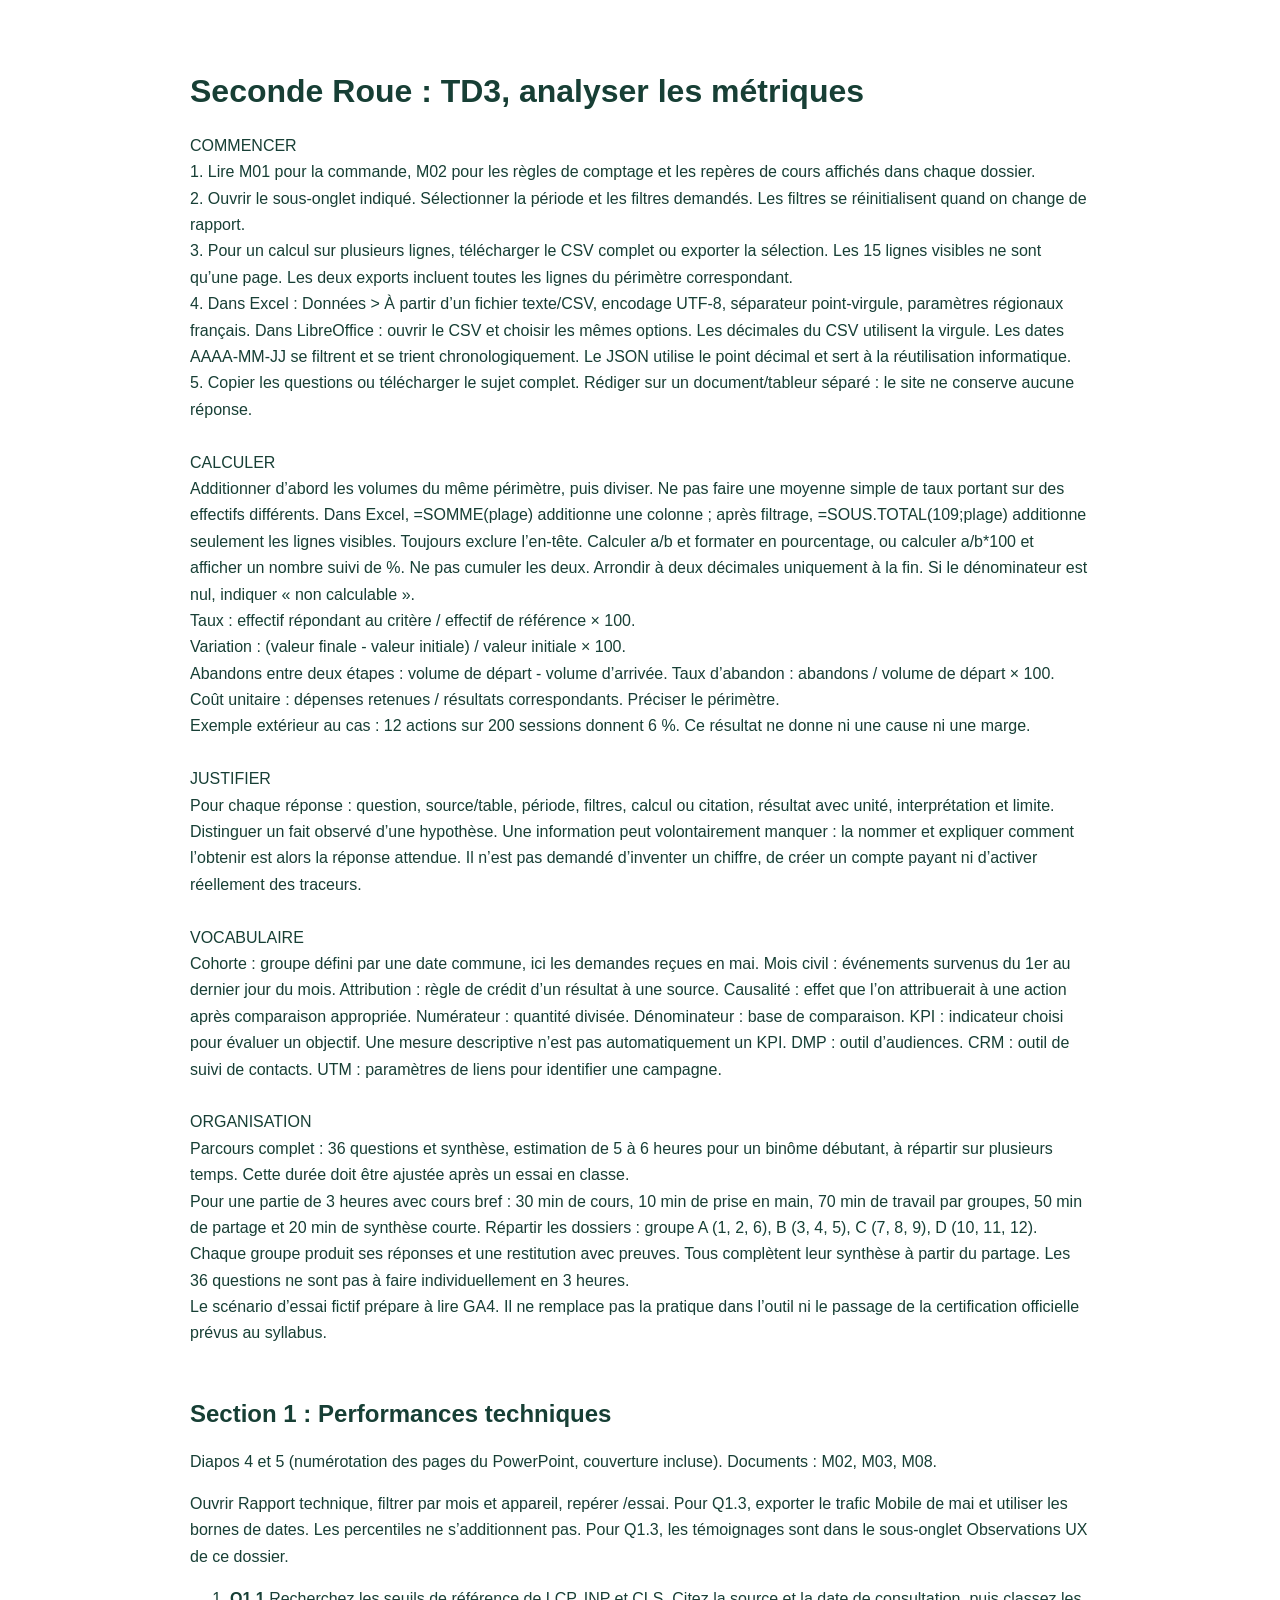
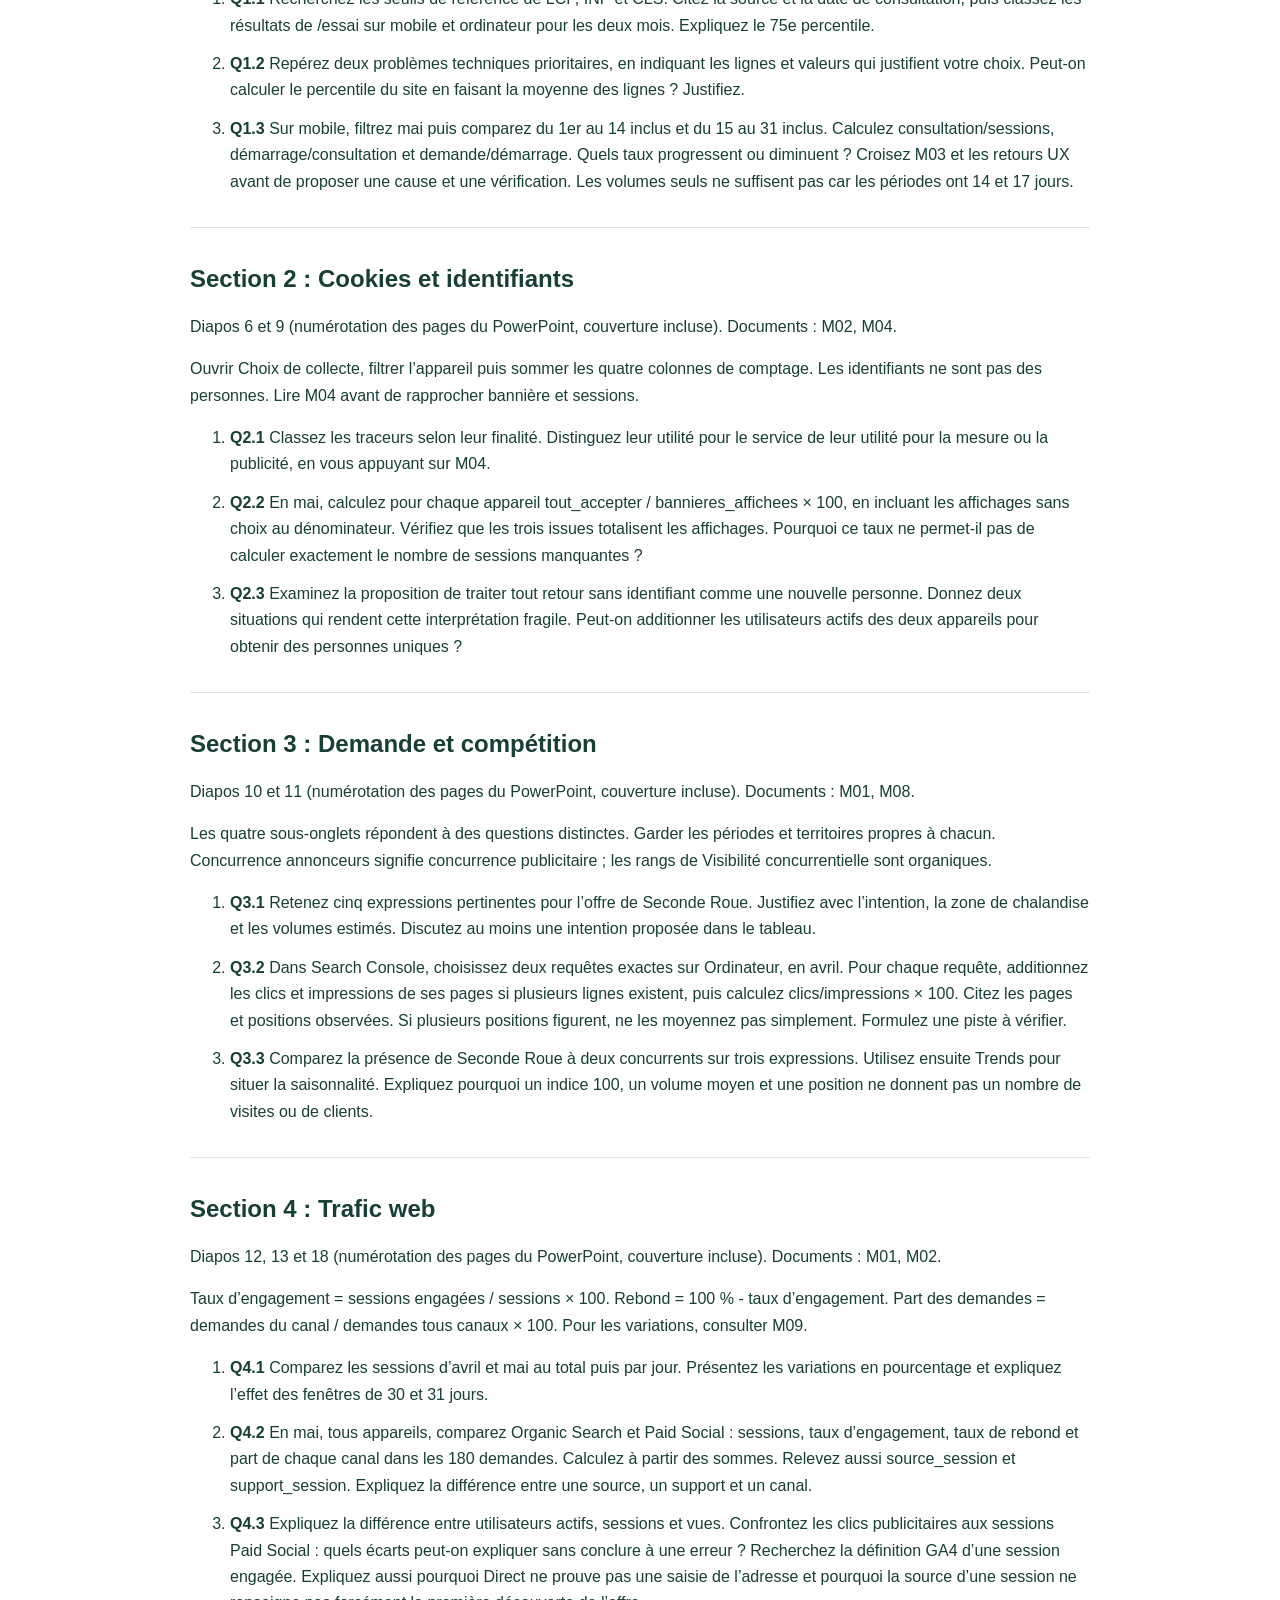
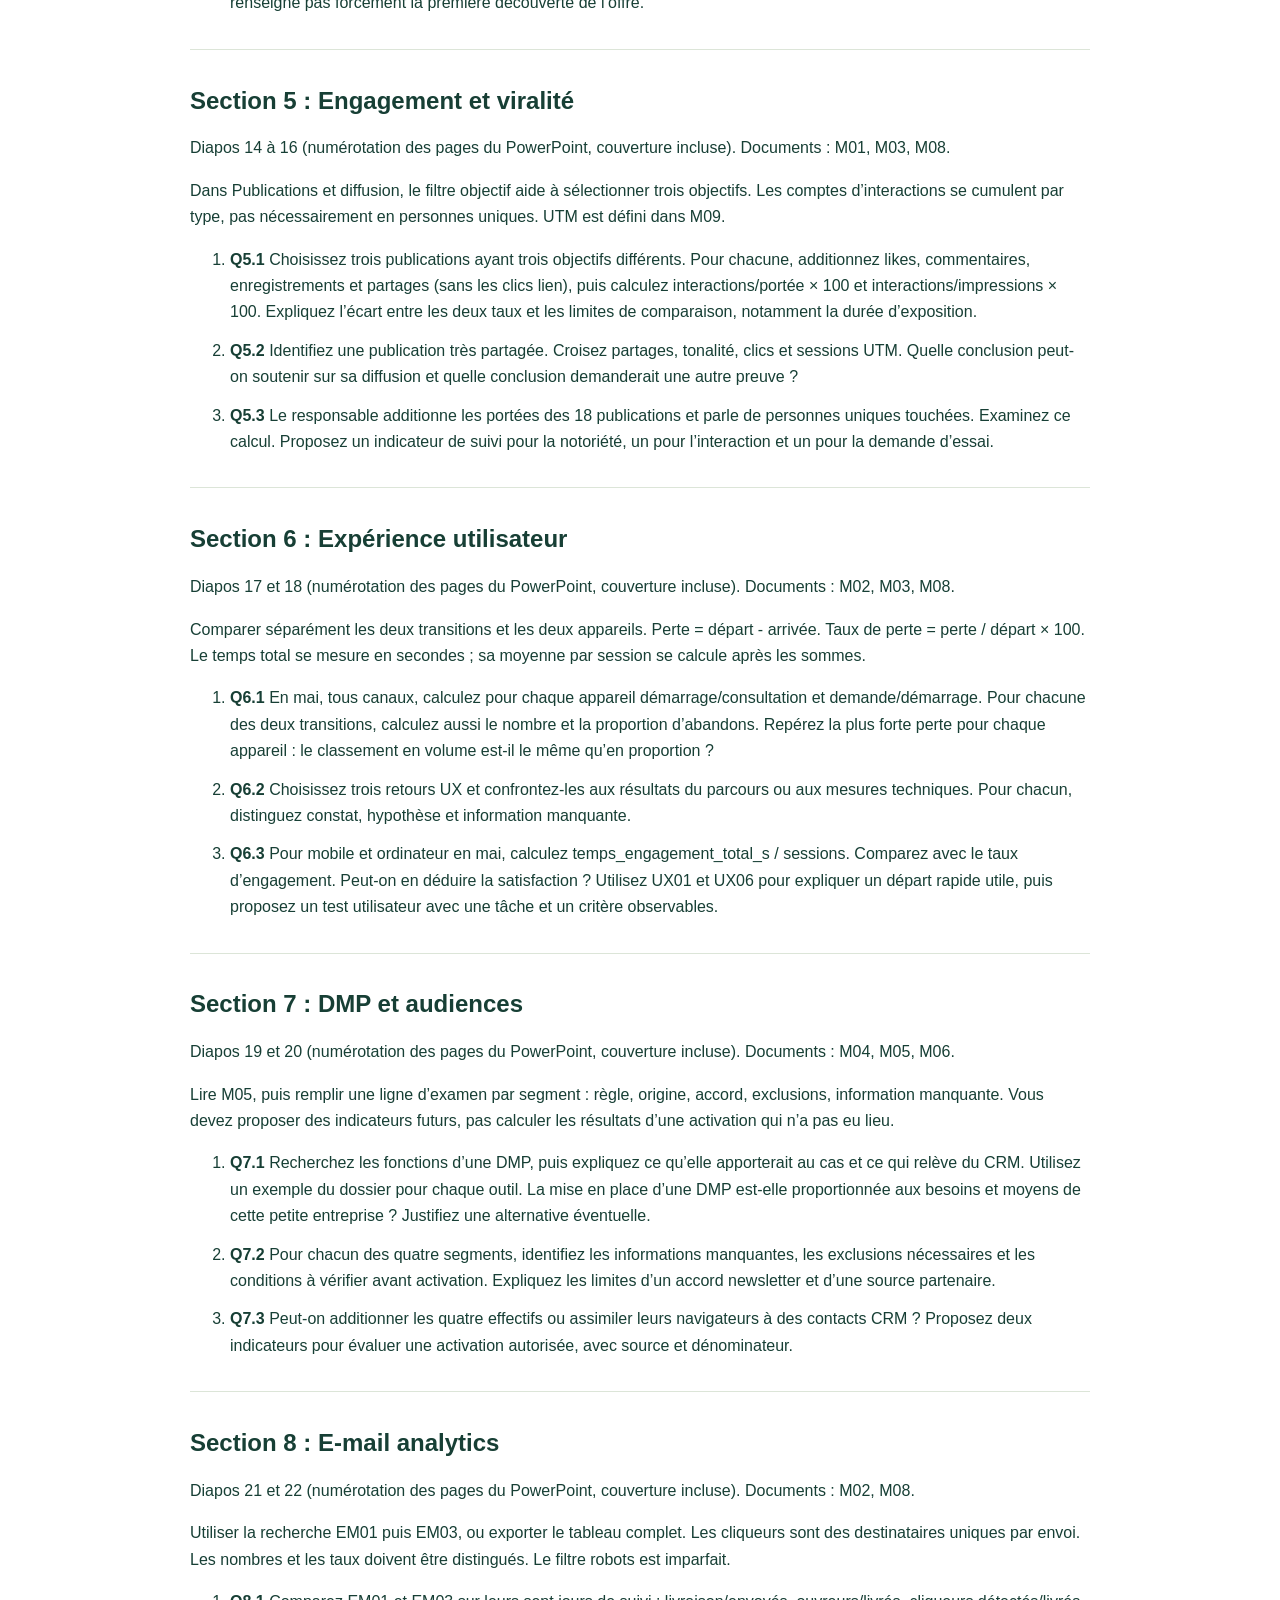
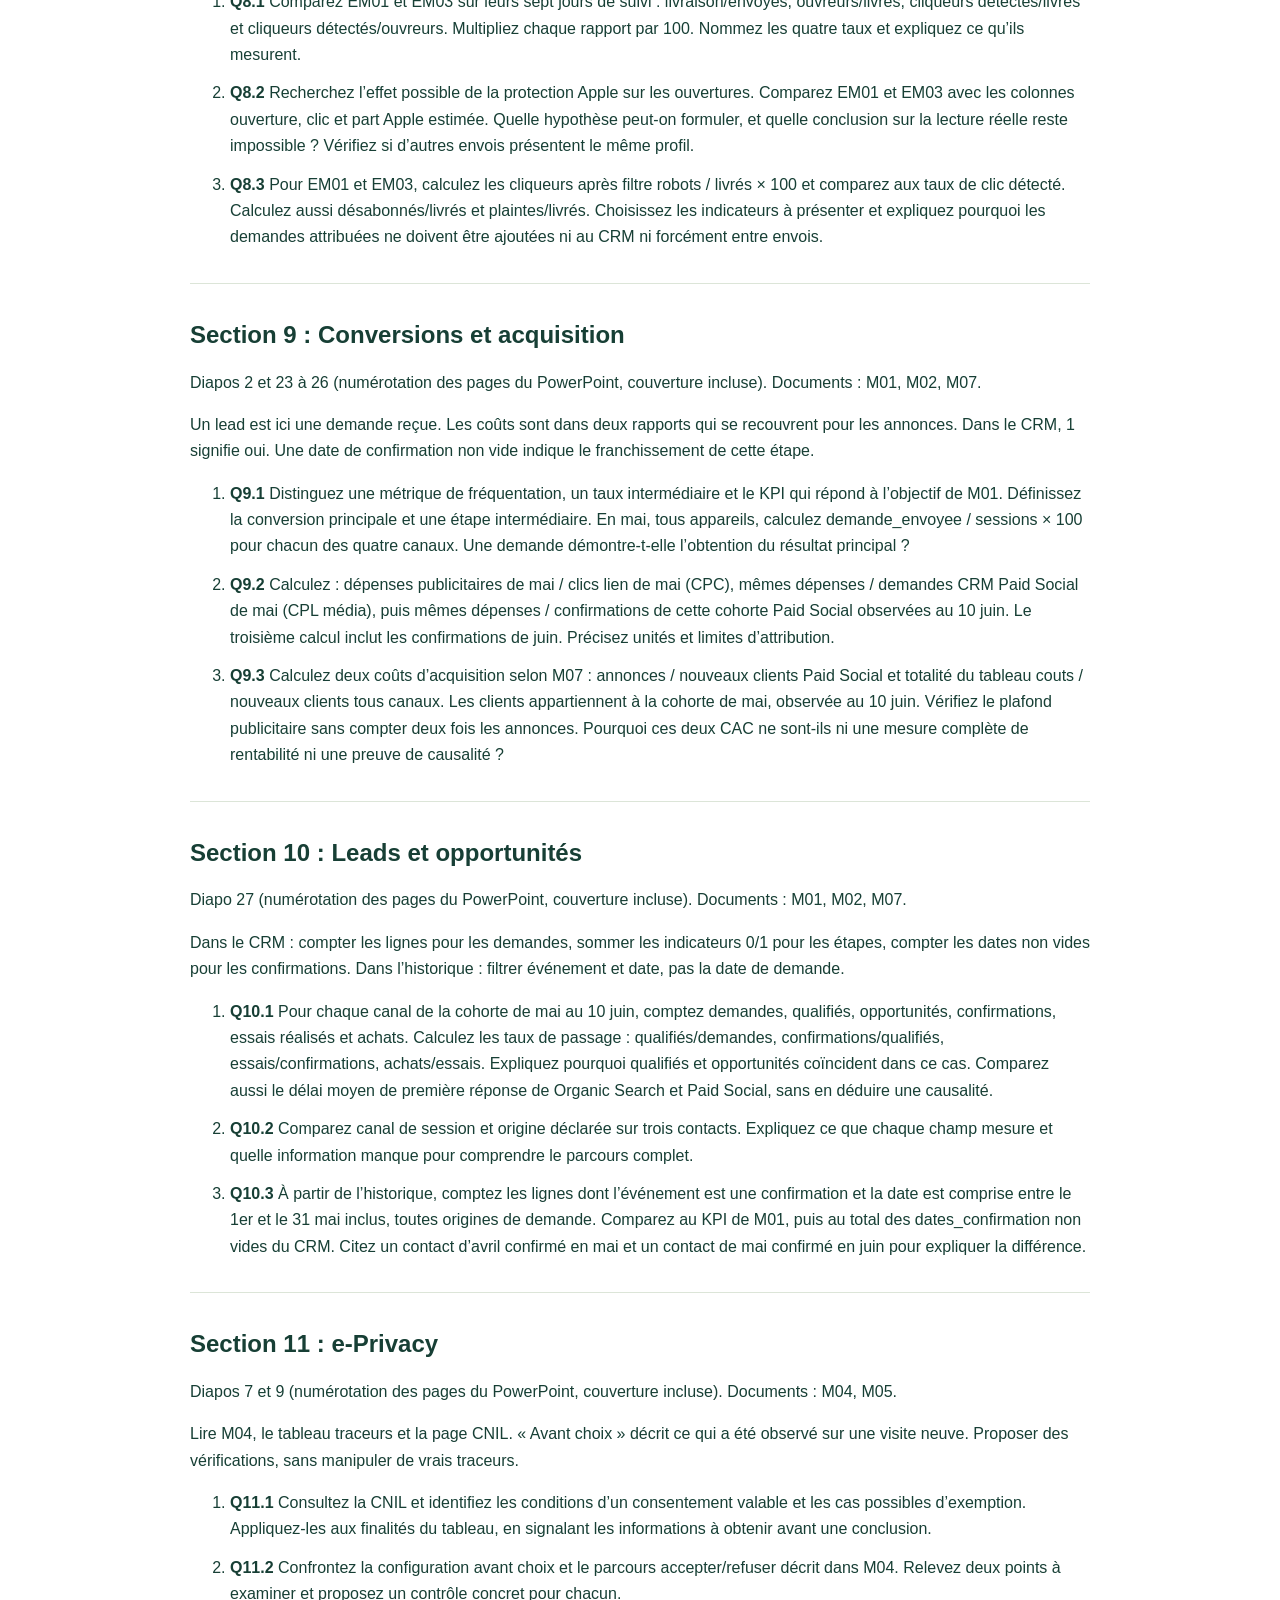
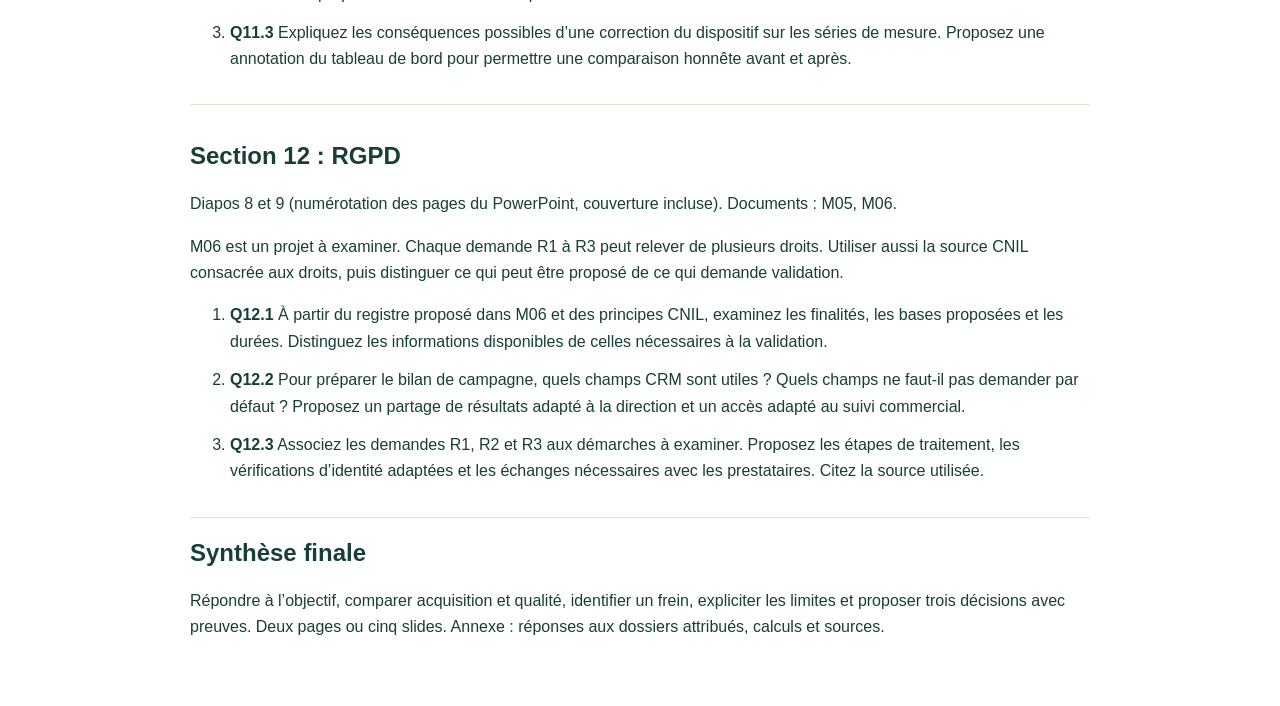
<file: td3/downloads/sujet-complet.html>
<!doctype html><html lang="fr"><meta charset="utf-8"><meta name="viewport" content="width=device-width,initial-scale=1"><style>body{font:16px/1.65 Arial;color:#173f35;max-width:900px;margin:30px auto;padding:20px}article{break-inside:avoid;border-bottom:1px solid #dce5d8;padding:16px 0}p{white-space:pre-line}h1,h2{line-height:1.25}li{margin:12px 0}@media print{body{margin:0;padding:0}}</style><title>TD3 : sujet complet</title><h1>Seconde Roue : TD3, analyser les métriques</h1><p>COMMENCER
1. Lire M01 pour la commande, M02 pour les règles de comptage et les repères de cours affichés dans chaque dossier.
2. Ouvrir le sous-onglet indiqué. Sélectionner la période et les filtres demandés. Les filtres se réinitialisent quand on change de rapport.
3. Pour un calcul sur plusieurs lignes, télécharger le CSV complet ou exporter la sélection. Les 15 lignes visibles ne sont qu’une page. Les deux exports incluent toutes les lignes du périmètre correspondant.
4. Dans Excel : Données &gt; À partir d’un fichier texte/CSV, encodage UTF-8, séparateur point-virgule, paramètres régionaux français. Dans LibreOffice : ouvrir le CSV et choisir les mêmes options. Les décimales du CSV utilisent la virgule. Les dates AAAA-MM-JJ se filtrent et se trient chronologiquement. Le JSON utilise le point décimal et sert à la réutilisation informatique.
5. Copier les questions ou télécharger le sujet complet. Rédiger sur un document/tableur séparé : le site ne conserve aucune réponse.

CALCULER
Additionner d’abord les volumes du même périmètre, puis diviser. Ne pas faire une moyenne simple de taux portant sur des effectifs différents. Dans Excel, =SOMME(plage) additionne une colonne ; après filtrage, =SOUS.TOTAL(109;plage) additionne seulement les lignes visibles. Toujours exclure l’en-tête. Calculer a/b et formater en pourcentage, ou calculer a/b*100 et afficher un nombre suivi de %. Ne pas cumuler les deux. Arrondir à deux décimales uniquement à la fin. Si le dénominateur est nul, indiquer « non calculable ».
Taux : effectif répondant au critère / effectif de référence × 100.
Variation : (valeur finale - valeur initiale) / valeur initiale × 100.
Abandons entre deux étapes : volume de départ - volume d’arrivée. Taux d’abandon : abandons / volume de départ × 100.
Coût unitaire : dépenses retenues / résultats correspondants. Préciser le périmètre.
Exemple extérieur au cas : 12 actions sur 200 sessions donnent 6 %. Ce résultat ne donne ni une cause ni une marge.

JUSTIFIER
Pour chaque réponse : question, source/table, période, filtres, calcul ou citation, résultat avec unité, interprétation et limite. Distinguer un fait observé d’une hypothèse. Une information peut volontairement manquer : la nommer et expliquer comment l’obtenir est alors la réponse attendue. Il n’est pas demandé d’inventer un chiffre, de créer un compte payant ni d’activer réellement des traceurs.

VOCABULAIRE
Cohorte : groupe défini par une date commune, ici les demandes reçues en mai. Mois civil : événements survenus du 1er au dernier jour du mois. Attribution : règle de crédit d’un résultat à une source. Causalité : effet que l’on attribuerait à une action après comparaison appropriée. Numérateur : quantité divisée. Dénominateur : base de comparaison. KPI : indicateur choisi pour évaluer un objectif. Une mesure descriptive n’est pas automatiquement un KPI. DMP : outil d’audiences. CRM : outil de suivi de contacts. UTM : paramètres de liens pour identifier une campagne.

ORGANISATION
Parcours complet : 36 questions et synthèse, estimation de 5 à 6 heures pour un binôme débutant, à répartir sur plusieurs temps. Cette durée doit être ajustée après un essai en classe.
Pour une partie de 3 heures avec cours bref : 30 min de cours, 10 min de prise en main, 70 min de travail par groupes, 50 min de partage et 20 min de synthèse courte. Répartir les dossiers : groupe A (1, 2, 6), B (3, 4, 5), C (7, 8, 9), D (10, 11, 12). Chaque groupe produit ses réponses et une restitution avec preuves. Tous complètent leur synthèse à partir du partage. Les 36 questions ne sont pas à faire individuellement en 3 heures.
Le scénario d’essai fictif prépare à lire GA4. Il ne remplace pas la pratique dans l’outil ni le passage de la certification officielle prévus au syllabus.
</p><article><h2>Section 1 : Performances techniques</h2><p>Diapos 4 et 5 (numérotation des pages du PowerPoint, couverture incluse). Documents : M02, M03, M08.</p><p>Ouvrir Rapport technique, filtrer par mois et appareil, repérer /essai. Pour Q1.3, exporter le trafic Mobile de mai et utiliser les bornes de dates. Les percentiles ne s’additionnent pas. Pour Q1.3, les témoignages sont dans le sous-onglet Observations UX de ce dossier.</p><ol><li><b>Q1.1</b> Recherchez les seuils de référence de LCP, INP et CLS. Citez la source et la date de consultation, puis classez les résultats de /essai sur mobile et ordinateur pour les deux mois. Expliquez le 75e percentile.</li><li><b>Q1.2</b> Repérez deux problèmes techniques prioritaires, en indiquant les lignes et valeurs qui justifient votre choix. Peut-on calculer le percentile du site en faisant la moyenne des lignes ? Justifiez.</li><li><b>Q1.3</b> Sur mobile, filtrez mai puis comparez du 1er au 14 inclus et du 15 au 31 inclus. Calculez consultation/sessions, démarrage/consultation et demande/démarrage. Quels taux progressent ou diminuent ? Croisez M03 et les retours UX avant de proposer une cause et une vérification. Les volumes seuls ne suffisent pas car les périodes ont 14 et 17 jours.</li></ol></article><article><h2>Section 2 : Cookies et identifiants</h2><p>Diapos 6 et 9 (numérotation des pages du PowerPoint, couverture incluse). Documents : M02, M04.</p><p>Ouvrir Choix de collecte, filtrer l’appareil puis sommer les quatre colonnes de comptage. Les identifiants ne sont pas des personnes. Lire M04 avant de rapprocher bannière et sessions.</p><ol><li><b>Q2.1</b> Classez les traceurs selon leur finalité. Distinguez leur utilité pour le service de leur utilité pour la mesure ou la publicité, en vous appuyant sur M04.</li><li><b>Q2.2</b> En mai, calculez pour chaque appareil tout_accepter / bannieres_affichees × 100, en incluant les affichages sans choix au dénominateur. Vérifiez que les trois issues totalisent les affichages. Pourquoi ce taux ne permet-il pas de calculer exactement le nombre de sessions manquantes ?</li><li><b>Q2.3</b> Examinez la proposition de traiter tout retour sans identifiant comme une nouvelle personne. Donnez deux situations qui rendent cette interprétation fragile. Peut-on additionner les utilisateurs actifs des deux appareils pour obtenir des personnes uniques ?</li></ol></article><article><h2>Section 3 : Demande et compétition</h2><p>Diapos 10 et 11 (numérotation des pages du PowerPoint, couverture incluse). Documents : M01, M08.</p><p>Les quatre sous-onglets répondent à des questions distinctes. Garder les périodes et territoires propres à chacun. Concurrence annonceurs signifie concurrence publicitaire ; les rangs de Visibilité concurrentielle sont organiques.</p><ol><li><b>Q3.1</b> Retenez cinq expressions pertinentes pour l’offre de Seconde Roue. Justifiez avec l’intention, la zone de chalandise et les volumes estimés. Discutez au moins une intention proposée dans le tableau.</li><li><b>Q3.2</b> Dans Search Console, choisissez deux requêtes exactes sur Ordinateur, en avril. Pour chaque requête, additionnez les clics et impressions de ses pages si plusieurs lignes existent, puis calculez clics/impressions × 100. Citez les pages et positions observées. Si plusieurs positions figurent, ne les moyennez pas simplement. Formulez une piste à vérifier.</li><li><b>Q3.3</b> Comparez la présence de Seconde Roue à deux concurrents sur trois expressions. Utilisez ensuite Trends pour situer la saisonnalité. Expliquez pourquoi un indice 100, un volume moyen et une position ne donnent pas un nombre de visites ou de clients.</li></ol></article><article><h2>Section 4 : Trafic web</h2><p>Diapos 12, 13 et 18 (numérotation des pages du PowerPoint, couverture incluse). Documents : M01, M02.</p><p>Taux d’engagement = sessions engagées / sessions × 100. Rebond = 100 % - taux d’engagement. Part des demandes = demandes du canal / demandes tous canaux × 100. Pour les variations, consulter M09.</p><ol><li><b>Q4.1</b> Comparez les sessions d’avril et mai au total puis par jour. Présentez les variations en pourcentage et expliquez l’effet des fenêtres de 30 et 31 jours.</li><li><b>Q4.2</b> En mai, tous appareils, comparez Organic Search et Paid Social : sessions, taux d’engagement, taux de rebond et part de chaque canal dans les 180 demandes. Calculez à partir des sommes. Relevez aussi source_session et support_session. Expliquez la différence entre une source, un support et un canal.</li><li><b>Q4.3</b> Expliquez la différence entre utilisateurs actifs, sessions et vues. Confrontez les clics publicitaires aux sessions Paid Social : quels écarts peut-on expliquer sans conclure à une erreur ? Recherchez la définition GA4 d’une session engagée. Expliquez aussi pourquoi Direct ne prouve pas une saisie de l’adresse et pourquoi la source d’une session ne renseigne pas forcément la première découverte de l’offre.</li></ol></article><article><h2>Section 5 : Engagement et viralité</h2><p>Diapos 14 à 16 (numérotation des pages du PowerPoint, couverture incluse). Documents : M01, M03, M08.</p><p>Dans Publications et diffusion, le filtre objectif aide à sélectionner trois objectifs. Les comptes d’interactions se cumulent par type, pas nécessairement en personnes uniques. UTM est défini dans M09.</p><ol><li><b>Q5.1</b> Choisissez trois publications ayant trois objectifs différents. Pour chacune, additionnez likes, commentaires, enregistrements et partages (sans les clics lien), puis calculez interactions/portée × 100 et interactions/impressions × 100. Expliquez l’écart entre les deux taux et les limites de comparaison, notamment la durée d’exposition.</li><li><b>Q5.2</b> Identifiez une publication très partagée. Croisez partages, tonalité, clics et sessions UTM. Quelle conclusion peut-on soutenir sur sa diffusion et quelle conclusion demanderait une autre preuve ?</li><li><b>Q5.3</b> Le responsable additionne les portées des 18 publications et parle de personnes uniques touchées. Examinez ce calcul. Proposez un indicateur de suivi pour la notoriété, un pour l’interaction et un pour la demande d’essai.</li></ol></article><article><h2>Section 6 : Expérience utilisateur</h2><p>Diapos 17 et 18 (numérotation des pages du PowerPoint, couverture incluse). Documents : M02, M03, M08.</p><p>Comparer séparément les deux transitions et les deux appareils. Perte = départ - arrivée. Taux de perte = perte / départ × 100. Le temps total se mesure en secondes ; sa moyenne par session se calcule après les sommes.</p><ol><li><b>Q6.1</b> En mai, tous canaux, calculez pour chaque appareil démarrage/consultation et demande/démarrage. Pour chacune des deux transitions, calculez aussi le nombre et la proportion d’abandons. Repérez la plus forte perte pour chaque appareil : le classement en volume est-il le même qu’en proportion ?</li><li><b>Q6.2</b> Choisissez trois retours UX et confrontez-les aux résultats du parcours ou aux mesures techniques. Pour chacun, distinguez constat, hypothèse et information manquante.</li><li><b>Q6.3</b> Pour mobile et ordinateur en mai, calculez temps_engagement_total_s / sessions. Comparez avec le taux d’engagement. Peut-on en déduire la satisfaction ? Utilisez UX01 et UX06 pour expliquer un départ rapide utile, puis proposez un test utilisateur avec une tâche et un critère observables.</li></ol></article><article><h2>Section 7 : DMP et audiences</h2><p>Diapos 19 et 20 (numérotation des pages du PowerPoint, couverture incluse). Documents : M04, M05, M06.</p><p>Lire M05, puis remplir une ligne d’examen par segment : règle, origine, accord, exclusions, information manquante. Vous devez proposer des indicateurs futurs, pas calculer les résultats d’une activation qui n’a pas eu lieu.</p><ol><li><b>Q7.1</b> Recherchez les fonctions d’une DMP, puis expliquez ce qu’elle apporterait au cas et ce qui relève du CRM. Utilisez un exemple du dossier pour chaque outil. La mise en place d’une DMP est-elle proportionnée aux besoins et moyens de cette petite entreprise ? Justifiez une alternative éventuelle.</li><li><b>Q7.2</b> Pour chacun des quatre segments, identifiez les informations manquantes, les exclusions nécessaires et les conditions à vérifier avant activation. Expliquez les limites d’un accord newsletter et d’une source partenaire.</li><li><b>Q7.3</b> Peut-on additionner les quatre effectifs ou assimiler leurs navigateurs à des contacts CRM ? Proposez deux indicateurs pour évaluer une activation autorisée, avec source et dénominateur.</li></ol></article><article><h2>Section 8 : E-mail analytics</h2><p>Diapos 21 et 22 (numérotation des pages du PowerPoint, couverture incluse). Documents : M02, M08.</p><p>Utiliser la recherche EM01 puis EM03, ou exporter le tableau complet. Les cliqueurs sont des destinataires uniques par envoi. Les nombres et les taux doivent être distingués. Le filtre robots est imparfait.</p><ol><li><b>Q8.1</b> Comparez EM01 et EM03 sur leurs sept jours de suivi : livraison/envoyés, ouvreurs/livrés, cliqueurs détectés/livrés et cliqueurs détectés/ouvreurs. Multipliez chaque rapport par 100. Nommez les quatre taux et expliquez ce qu’ils mesurent.</li><li><b>Q8.2</b> Recherchez l’effet possible de la protection Apple sur les ouvertures. Comparez EM01 et EM03 avec les colonnes ouverture, clic et part Apple estimée. Quelle hypothèse peut-on formuler, et quelle conclusion sur la lecture réelle reste impossible ? Vérifiez si d’autres envois présentent le même profil.</li><li><b>Q8.3</b> Pour EM01 et EM03, calculez les cliqueurs après filtre robots / livrés × 100 et comparez aux taux de clic détecté. Calculez aussi désabonnés/livrés et plaintes/livrés. Choisissez les indicateurs à présenter et expliquez pourquoi les demandes attribuées ne doivent être ajoutées ni au CRM ni forcément entre envois.</li></ol></article><article><h2>Section 9 : Conversions et acquisition</h2><p>Diapos 2 et 23 à 26 (numérotation des pages du PowerPoint, couverture incluse). Documents : M01, M02, M07.</p><p>Un lead est ici une demande reçue. Les coûts sont dans deux rapports qui se recouvrent pour les annonces. Dans le CRM, 1 signifie oui. Une date de confirmation non vide indique le franchissement de cette étape.</p><ol><li><b>Q9.1</b> Distinguez une métrique de fréquentation, un taux intermédiaire et le KPI qui répond à l’objectif de M01. Définissez la conversion principale et une étape intermédiaire. En mai, tous appareils, calculez demande_envoyee / sessions × 100 pour chacun des quatre canaux. Une demande démontre-t-elle l’obtention du résultat principal ?</li><li><b>Q9.2</b> Calculez : dépenses publicitaires de mai / clics lien de mai (CPC), mêmes dépenses / demandes CRM Paid Social de mai (CPL média), puis mêmes dépenses / confirmations de cette cohorte Paid Social observées au 10 juin. Le troisième calcul inclut les confirmations de juin. Précisez unités et limites d’attribution.</li><li><b>Q9.3</b> Calculez deux coûts d’acquisition selon M07 : annonces / nouveaux clients Paid Social et totalité du tableau couts / nouveaux clients tous canaux. Les clients appartiennent à la cohorte de mai, observée au 10 juin. Vérifiez le plafond publicitaire sans compter deux fois les annonces. Pourquoi ces deux CAC ne sont-ils ni une mesure complète de rentabilité ni une preuve de causalité ?</li></ol></article><article><h2>Section 10 : Leads et opportunités</h2><p>Diapo 27 (numérotation des pages du PowerPoint, couverture incluse). Documents : M01, M02, M07.</p><p>Dans le CRM : compter les lignes pour les demandes, sommer les indicateurs 0/1 pour les étapes, compter les dates non vides pour les confirmations. Dans l’historique : filtrer événement et date, pas la date de demande.</p><ol><li><b>Q10.1</b> Pour chaque canal de la cohorte de mai au 10 juin, comptez demandes, qualifiés, opportunités, confirmations, essais réalisés et achats. Calculez les taux de passage : qualifiés/demandes, confirmations/qualifiés, essais/confirmations, achats/essais. Expliquez pourquoi qualifiés et opportunités coïncident dans ce cas. Comparez aussi le délai moyen de première réponse de Organic Search et Paid Social, sans en déduire une causalité.</li><li><b>Q10.2</b> Comparez canal de session et origine déclarée sur trois contacts. Expliquez ce que chaque champ mesure et quelle information manque pour comprendre le parcours complet.</li><li><b>Q10.3</b> À partir de l’historique, comptez les lignes dont l’événement est une confirmation et la date est comprise entre le 1er et le 31 mai inclus, toutes origines de demande. Comparez au KPI de M01, puis au total des dates_confirmation non vides du CRM. Citez un contact d’avril confirmé en mai et un contact de mai confirmé en juin pour expliquer la différence.</li></ol></article><article><h2>Section 11 : e-Privacy</h2><p>Diapos 7 et 9 (numérotation des pages du PowerPoint, couverture incluse). Documents : M04, M05.</p><p>Lire M04, le tableau traceurs et la page CNIL. « Avant choix » décrit ce qui a été observé sur une visite neuve. Proposer des vérifications, sans manipuler de vrais traceurs.</p><ol><li><b>Q11.1</b> Consultez la CNIL et identifiez les conditions d’un consentement valable et les cas possibles d’exemption. Appliquez-les aux finalités du tableau, en signalant les informations à obtenir avant une conclusion.</li><li><b>Q11.2</b> Confrontez la configuration avant choix et le parcours accepter/refuser décrit dans M04. Relevez deux points à examiner et proposez un contrôle concret pour chacun.</li><li><b>Q11.3</b> Expliquez les conséquences possibles d’une correction du dispositif sur les séries de mesure. Proposez une annotation du tableau de bord pour permettre une comparaison honnête avant et après.</li></ol></article><article><h2>Section 12 : RGPD</h2><p>Diapos 8 et 9 (numérotation des pages du PowerPoint, couverture incluse). Documents : M05, M06.</p><p>M06 est un projet à examiner. Chaque demande R1 à R3 peut relever de plusieurs droits. Utiliser aussi la source CNIL consacrée aux droits, puis distinguer ce qui peut être proposé de ce qui demande validation.</p><ol><li><b>Q12.1</b> À partir du registre proposé dans M06 et des principes CNIL, examinez les finalités, les bases proposées et les durées. Distinguez les informations disponibles de celles nécessaires à la validation.</li><li><b>Q12.2</b> Pour préparer le bilan de campagne, quels champs CRM sont utiles ? Quels champs ne faut-il pas demander par défaut ? Proposez un partage de résultats adapté à la direction et un accès adapté au suivi commercial.</li><li><b>Q12.3</b> Associez les demandes R1, R2 et R3 aux démarches à examiner. Proposez les étapes de traitement, les vérifications d’identité adaptées et les échanges nécessaires avec les prestataires. Citez la source utilisée.</li></ol></article><h2>Synthèse finale</h2><p>Répondre à l’objectif, comparer acquisition et qualité, identifier un frein, expliciter les limites et proposer trois décisions avec preuves. Deux pages ou cinq slides. Annexe : réponses aux dossiers attribués, calculs et sources.</p></html>
</file>
<file: portal.css>
*{box-sizing:border-box}html{background:#fff}body{margin:0;color:#283e3a;font:16px/1.5 'Trebuchet MS',Arial,sans-serif;min-height:100vh;display:flex;flex-direction:column}header{height:85px;margin:0 5%;border-bottom:1px solid #e9eeeb;display:flex;align-items:center;justify-content:space-between;gap:20px}.brand{font-size:27px;font-weight:800;letter-spacing:-1px;text-decoration:none;color:inherit;display:flex;gap:7px;align-items:center}.brand>span:first-child{color:#79bca6}.brand-dot{width:9px;height:9px;background:#f4d465;border-radius:50%;margin:5px 0 0 2px}.module{font-size:12px;color:#6d7f78}main{width:min(1160px,90%);margin:0 auto;padding:48px 0 58px;flex:1}.intro{position:relative;isolation:isolate;margin:0 0 36px}.intro:before{content:'';position:absolute;z-index:-1;width:170px;height:85px;background:#f2faf5;border-radius:58% 42% 62% 38%;left:-34px;top:8px;transform:rotate(-12deg)}.eyebrow{font-size:10px;font-weight:800;letter-spacing:2px;color:#688477}h1{font-size:clamp(35px,4.2vw,54px);line-height:1.1;letter-spacing:-2px;margin:12px 0} .intro p{font-size:16px;color:#728078;margin:14px 0 0}.td-grid{display:grid;grid-template-columns:repeat(3,minmax(0,1fr));gap:24px}.td-card{--soft:#eef1ff;--accent:#3c60c5;--ink:#283d72;display:block;overflow:hidden;border:1px solid #e5eae7;border-radius:28px;text-decoration:none;color:var(--ink);background:white;transition:transform .18s,border-color .18s}.td-two{--soft:#e0f6ed;--accent:#167d68;--ink:#234c42}.td-three{--soft:#fff4c5;--accent:#efd05d;--ink:#514625}.photo{position:relative;height:205px;margin:10px 10px 0;border-radius:20px 20px 48% 14% / 20px 20px 15% 13%;overflow:hidden;background:var(--soft)}.photo img{width:100%;height:100%;object-fit:cover;display:block}.td-one .photo img{object-position:center 60%}.td-three .photo img{object-position:65% center}.number{position:absolute;left:15px;top:15px;border-radius:999px;background:#fff;padding:7px 13px;font-size:12px;font-weight:800;color:var(--ink)}.copy{position:relative;padding:27px 27px 25px;isolation:isolate}.copy:before{content:'';position:absolute;z-index:-1;inset:0;background:var(--soft);border-radius:50% 38% 0 0 / 14px 24px 0 0}.part{font-size:10px;letter-spacing:1.7px;font-weight:800;opacity:.8}h2{font-size:32px;line-height:1.12;letter-spacing:-1px;margin:12px 0}.copy p{font-size:13px;margin:15px 0 28px;opacity:.85}.open{display:flex;align-items:center;justify-content:space-between;font-size:13px;font-weight:800;border-top:1px solid #ffffffb0;padding-top:17px}.open>span{display:grid;place-items:center;width:34px;height:34px;border-radius:50%;color:white;background:var(--accent);font-size:22px;font-weight:400}.td-three .open>span{color:#514625}.td-card:hover{transform:translateY(-5px);border-color:var(--accent)}a:focus-visible{outline:3px solid #836c29;outline-offset:5px}footer{position:relative;padding:25px 5%;display:flex;justify-content:space-between;gap:20px;font-size:11px;color:#758078;background:#f6faf7;border-radius:50% 40% 0 0 / 20px 14px 0 0}@media(min-width:1500px){main{padding-top:65px}.photo{height:235px}}@media(max-width:760px){header{height:72px}.brand{font-size:24px}main{padding-top:34px}.td-grid{gap:16px;grid-template-columns:1fr}.td-card{display:grid;grid-template-columns:38% 1fr}.photo{height:auto;min-height:220px;margin:8px 0 8px 8px;border-radius:20px 44% 26% 20px / 20px 35% 30% 20px}.copy{padding:23px}.copy:before{border-radius:30% 0 0 24% / 15% 0 0 20%}h2{font-size:28px}.copy p{margin:12px 0 18px}}@media(max-width:390px){.module{font-size:10px}.brand{font-size:21px}.td-card{grid-template-columns:32% 1fr}.copy{padding:20px 16px}h2{font-size:26px}footer{font-size:10px}}@media(prefers-reduced-motion:reduce){.td-card{transition:none}.td-card:hover{transform:none}}
@media(min-width:761px) and (max-height:800px){header{height:68px}main{padding:25px 0 28px}.intro{margin-bottom:24px}h1{font-size:42px}.intro p{margin-top:9px}.photo{height:165px}.copy{padding:20px 24px}.copy h2{font-size:29px}.copy p{margin:12px 0 18px}.open{padding-top:12px}footer{padding-top:18px;padding-bottom:18px}}
</file>
<file: td1/styles.css>
:root{
  --navy:#071840;--blue:#3267f5;--blue-soft:#e9f2ff;--coral:#f45e58;--coral-soft:#fff0ee;
  --yellow:#ffd45a;--yellow-soft:#fff6d3;--green:#47a26c;--green-soft:#eaf8ef;--purple:#8354e8;
  --purple-soft:#f0ebff;--ink:#0b1b45;--muted:#63708d;--line:#dbe1ec;--paper:#fff;--off:#f7f9fc;
  --body:"Trebuchet MS","Aptos",sans-serif;--display:"Arial Black","Franklin Gothic Heavy","Trebuchet MS",sans-serif;
  --shadow:0 14px 34px rgba(18,48,103,.10)
}
*{box-sizing:border-box}[hidden]{display:none!important}html{scroll-behavior:smooth}body{margin:0;background:#fff;color:var(--ink);font:16px/1.5 var(--body)}button,select{font:inherit}button{cursor:pointer}.skip-link{position:fixed;left:12px;top:-90px;z-index:100;background:#fff;color:var(--navy);padding:10px 15px;border-radius:8px;box-shadow:var(--shadow)}.skip-link:focus{top:12px}

.topbar{height:94px;margin-left:275px;padding:0 36px 0 20px;border-bottom:1px solid var(--line);display:flex;align-items:center;gap:34px;position:sticky;top:0;z-index:25;background:rgba(255,255,255,.97)}.top-title{display:grid;margin-right:auto}.top-title strong{font:900 clamp(1.2rem,2vw,1.75rem)/1.05 var(--display);letter-spacing:-.045em}.top-title span{font-size:.8rem;color:var(--muted);margin-top:4px}.top-links{display:flex;align-self:stretch;align-items:center;gap:26px}.top-links a{height:100%;display:flex;align-items:center;position:relative;color:var(--navy);font-size:.78rem;text-decoration:none}.top-links a.active{color:var(--blue)}.top-links a.active:after{content:"";position:absolute;left:0;right:0;bottom:19px;height:3px;border-radius:5px;background:var(--blue)}.top-badge{background:var(--yellow);border-radius:0 0 34px 34px;padding:10px 22px 12px;font-weight:900;font-size:.78rem;line-height:1.05;align-self:flex-start;min-width:112px}

.app-shell{display:grid;grid-template-columns:275px minmax(0,1fr);min-height:calc(100vh - 94px)}.sidebar{grid-column:1;grid-row:1;position:fixed;inset:0 auto 0 0;width:275px;background:#fff;border-right:1px solid var(--line);padding:24px 14px 18px;display:flex;flex-direction:column;z-index:30}.brand{display:grid;grid-template-columns:auto auto;grid-template-rows:auto auto;width:max-content;margin:0 22px 26px;text-decoration:none;color:var(--navy);position:relative}.brand-name{font:900 2.6rem/.88 var(--display);letter-spacing:-.06em}.brand-sub{grid-column:1;font-size:.62rem;font-weight:900;letter-spacing:.15em;text-transform:uppercase;margin-top:7px}.brand-rays{grid-row:1/3;width:38px;position:relative}.brand-rays i{position:absolute;left:10px;width:25px;height:6px;border-radius:8px;transform-origin:left center}.brand-rays i:nth-child(1){top:4px;background:var(--yellow);transform:rotate(-38deg)}.brand-rays i:nth-child(2){top:20px;background:var(--coral);transform:rotate(-5deg)}.brand-rays i:nth-child(3){top:35px;background:var(--blue);transform:rotate(27deg)}
.section-nav{display:grid;gap:7px;overflow-y:auto;padding:0 0 10px}.section-btn{border:0;background:transparent;color:var(--navy);border-radius:8px;padding:12px 12px;display:grid;grid-template-columns:32px 1fr auto;align-items:center;gap:11px;text-align:left}.section-btn:hover{background:#f3f6fb}.section-btn.active{background:linear-gradient(100deg,#3e6ff6,#5a83ff);color:#fff;box-shadow:0 8px 18px rgba(50,103,245,.22)}.section-btn.done:not(.active) .tick{color:var(--green)}.nav-icon{width:28px;height:28px;display:grid;place-items:center}.nav-icon svg{width:25px;height:25px;stroke:currentColor;fill:none;stroke-width:1.8;stroke-linecap:round;stroke-linejoin:round}.section-btn strong{font-size:.91rem}.section-btn small,.section-btn .num{display:none}.tick{font-weight:900}.side-poster{margin:auto -14px 0;position:relative}.side-poster img{width:100%;height:190px;object-fit:cover;display:block}.side-poster:after{content:"";position:absolute;inset:0;background:linear-gradient(0deg,rgba(7,24,64,.28),transparent 60%);pointer-events:none}.side-poster p{margin:0;padding:13px 32px 8px;color:var(--navy);font-size:.8rem;position:relative}.side-poster p:after{content:"";position:absolute;right:26px;top:16px;width:18px;height:5px;background:var(--yellow);border-radius:5px;box-shadow:8px 9px 0 var(--coral),2px 18px 0 var(--blue);transform:rotate(-18deg)}.side-time{display:flex;justify-content:space-between;border-top:1px solid var(--line);padding:12px 12px 0;color:var(--muted);font-size:.7rem}.side-time strong{color:var(--blue)}

.main{grid-column:2;padding:16px 38px 60px;min-width:0}.welcome{max-width:1240px;margin:0 auto;display:grid;grid-template-columns:.72fr 1.28fr;grid-template-areas:"copy photo" "routes routes" "process process";gap:18px 26px}.welcome-photo{grid-area:photo;height:305px;border-radius:10px;overflow:hidden;position:relative;box-shadow:var(--shadow)}.welcome-photo img{width:100%;height:100%;display:block;object-fit:cover}.photo-note{position:absolute;right:10px;bottom:10px;background:rgba(7,24,64,.76);color:#fff;border-radius:5px;padding:4px 8px;font-size:.6rem}.welcome-copy{grid-area:copy;padding:34px 6px 5px 12px;align-self:center}.eyebrow{font-weight:800;font-size:.78rem;letter-spacing:.13em;text-transform:uppercase;color:#546686}.welcome-copy h2,.lab-head h2{font:900 clamp(2.65rem,4.8vw,4.7rem)/.98 var(--display);letter-spacing:-.06em;margin:18px 0}.welcome-copy p{font-size:1.08rem;line-height:1.45;color:var(--muted);max-width:520px}.mission-facts{display:none}.primary,.next-btn,.ghost{min-height:46px;border-radius:8px;padding:11px 22px;font-weight:900}.primary{border:0;background:linear-gradient(100deg,#f55d58,#ff6f62);color:#fff;box-shadow:0 8px 18px rgba(244,94,88,.24)}.primary:hover{filter:brightness(.95)}.primary span{font-size:1.2rem;margin-left:8px}.ghost{background:#fff;border:1.5px solid var(--blue);color:var(--navy)}.next-btn{border:0;background:var(--blue);color:#fff}
.route-grid{grid-area:routes;display:grid;grid-template-columns:1fr 1fr;gap:12px}.route-card{min-height:150px;border:0;border-radius:12px;padding:18px 24px;display:grid;grid-template-columns:78px 1fr;grid-template-rows:auto auto auto;column-gap:22px;text-align:left;color:var(--navy);position:relative;overflow:hidden}.route-card:after{content:"";position:absolute;inset:auto -40px -70px auto;width:170px;height:170px;border-radius:50%;background:rgba(255,255,255,.45)}.route-card:nth-child(4n+1){background:linear-gradient(105deg,#fff1ef,#ffe9e8);--card:#ef5f58}.route-card:nth-child(4n+2){background:linear-gradient(105deg,#edf5ff,#dfedff);--card:#2f67f4}.route-card:nth-child(4n+3){background:linear-gradient(105deg,#eef9f2,#e3f5ea);--card:#419c66}.route-card:nth-child(4n){background:linear-gradient(105deg,#f3efff,#eae3ff);--card:#8354e8}.route-card:hover{transform:translateY(-2px);box-shadow:var(--shadow)}.route-icon{grid-row:1/4;width:70px;height:70px;display:grid;place-items:center;color:var(--card);align-self:center}.route-icon svg{width:58px;height:58px;stroke:currentColor;fill:none;stroke-width:1.7;stroke-linecap:round;stroke-linejoin:round}.route-card>span:not(.route-icon){align-self:end;color:#fff;background:var(--card);border-radius:50%;width:48px;height:48px;display:grid;place-items:center;font-weight:900;font-size:.95rem;position:absolute;left:29px;top:15px;z-index:2}.route-card h3{font:900 1.35rem/1.1 var(--display);letter-spacing:-.035em;margin:8px 0 3px;align-self:end}.route-card p{font-size:.88rem;color:#51607e;margin:0}.route-card .card-action{align-self:start;background:var(--card);color:#fff;border-radius:7px;padding:8px 14px;width:max-content;font-weight:900;font-size:.78rem;margin-top:10px;position:relative;z-index:2}.teacher-strip{grid-area:process;margin-top:5px;border:1px solid var(--line);background:#f9fbfe;border-radius:10px;padding:18px 28px;display:grid;grid-template-columns:1fr auto 1fr auto 1fr;align-items:center;gap:22px}.process-step{display:flex;align-items:center;gap:16px}.process-step p{margin:0}.process-step strong,.process-step small{display:block}.process-step strong{font-size:.86rem}.process-step small{font-size:.74rem;color:var(--muted);margin-top:3px}.process-icon{width:56px;height:56px;display:grid;place-items:center;border-radius:50%;font-weight:900;font-size:1.3rem}.process-icon.yellow{background:#ffe99a;color:#af7900}.process-icon.blue{background:#dceaff;color:#1554bd}.process-icon.green{background:#bdf0cc;color:#156d38;font-size:.72rem}.process-arrow{font-size:2.2rem;color:#8591a9}

.lab{max-width:1240px;margin:0 auto}.lab-banner{height:195px;border-radius:10px;overflow:hidden;position:relative;margin-bottom:18px}.lab-banner img{width:100%;height:100%;object-fit:cover;display:block}.banner-logo{position:absolute;left:36px;bottom:24px;background:var(--navy);color:#fff;border-radius:5px;padding:8px 13px;font:900 1.15rem var(--display);letter-spacing:.03em}.banner-logo i{color:var(--yellow);font-style:normal;margin-left:4px}.lab-head{display:grid;grid-template-columns:1fr auto;gap:24px;align-items:end;padding:0 24px}.lab-head h2{font-size:clamp(2.25rem,4vw,3.55rem);margin:6px 0 8px}.lab-head p{color:var(--muted);font-size:.94rem;max-width:760px;margin:0}.lab-meta{display:flex;gap:7px;align-self:start}.lab-meta span{border:1px solid var(--line);border-radius:999px;padding:7px 11px;font-size:.72rem;background:#fff}.lab-meta span:last-child{background:#f3f5f9}.lab-meta span.done{background:#dcf5e5;color:#1e6f40;border-color:#9bd4b0}.course-reminder{margin:20px 24px 14px;border-radius:10px;background:linear-gradient(100deg,#e8f2ff,#dfeeff);display:flex;gap:16px;padding:14px 18px;align-items:center}.reminder-icon{width:42px;height:42px;display:grid;place-items:center;border-radius:50%;background:var(--blue);color:#fff;font-size:1.2rem;flex:0 0 42px}.course-reminder strong{font:900 .92rem var(--display)}.course-reminder p{margin:3px 0 0;font-size:.82rem;color:#42516e}
#lab-content{border:1px solid var(--line);border-radius:12px;padding:20px 24px 24px;margin:0 24px;background:#fff;box-shadow:0 6px 20px rgba(18,48,103,.04)}.activity-title{font:900 1.32rem/1.15 var(--display);letter-spacing:-.03em;margin:0 0 4px}.activity-title:not(:first-child){margin-top:26px}.instruction{color:var(--muted);font-size:.86rem;margin:0 0 15px}.data-wrap{overflow:auto;border:1px solid var(--line);border-radius:9px}.data-table{border-collapse:collapse;width:100%;min-width:780px}.data-table th,.data-table td{padding:10px 12px;border-bottom:1px solid #e7eaf1;text-align:left;font-size:.77rem}.data-table thead th{background:#edf3ff;color:var(--navy);font-size:.67rem;text-transform:uppercase;letter-spacing:.07em}.data-table tr:last-child td{border:0}.data-table tr:hover td{background:#fbfcff}.chip-options{display:flex;flex-wrap:wrap;gap:6px}.chip{border:1px solid #cfd5e2;background:#fff;color:#4c5872;border-radius:8px;padding:7px 10px;font-size:.72rem}.chip:hover,.chip.selected{border-color:var(--blue);background:#edf3ff;color:var(--blue);font-weight:900}.chip.correct{background:#e3f6ea;border-color:#7fc69b;color:#217344}.chip.wrong{background:#ffebe9;border-color:#e99a95;color:#a8423d}.card-grid{display:grid;grid-template-columns:1fr 1fr;gap:12px}.task-card,.method-card{border:1px solid var(--line);border-radius:10px;padding:16px;background:#fff}.task-card:nth-child(4n+1){background:var(--coral-soft)}.task-card:nth-child(4n+2){background:var(--blue-soft)}.task-card:nth-child(4n+3){background:var(--green-soft)}.task-card:nth-child(4n){background:var(--purple-soft)}.task-card h3,.method-card h3{font:900 .92rem/1.3 var(--display);margin:0 0 8px}.task-card p,.method-card p{font-size:.78rem;color:var(--muted)}.sequence{display:grid;grid-template-columns:1fr 1fr;gap:9px}.stage{border:1px solid var(--line);border-radius:10px;padding:10px;display:grid;grid-template-columns:auto 1fr auto;align-items:center;gap:10px;background:#f8faff}.stage b{width:30px;height:30px;display:grid;place-items:center;border-radius:50%;background:var(--yellow);font-size:.74rem}.stage span{font-weight:900;font-size:.8rem}.move-group{display:flex;gap:4px}.move-group button{width:30px;height:30px;border:1px solid #cfd5e2;border-radius:7px;background:#fff;color:var(--blue)}.builder{display:grid;gap:9px}.builder-row{display:grid;grid-template-columns:210px 1fr;gap:14px;align-items:center;border-radius:9px;padding:12px 14px;background:#f7f9fc}.builder-row label{font-weight:900;font-size:.8rem;color:var(--navy)}.builder-row select{width:100%;padding:9px 11px;background:#fff;border:1px solid #cfd5e2;border-radius:8px;color:var(--navy)}.scenario-grid{display:grid;grid-template-columns:repeat(3,1fr);gap:12px}.scenario{border:1px solid var(--line);border-top:5px solid var(--accent);border-radius:10px;padding:16px;background:#fff}.scenario .volume{font:900 1.45rem var(--display);color:var(--navy)}.scenario h3{font:900 .9rem var(--display);margin:12px 0 6px}.scenario p{font-size:.76rem;color:var(--muted)}.v-meter{display:grid;grid-template-columns:repeat(5,1fr);gap:4px;margin:12px 0}.v-meter span{height:7px;border-radius:8px;background:#e5e8ef}.v-meter span.on{background:var(--accent)}.split-board{display:grid;grid-template-columns:1fr 1fr;gap:12px}.split-col{background:#f7f9fc;border:1px solid var(--line);border-radius:10px;padding:14px;min-height:175px}.split-col h3{font:900 .86rem var(--display);margin:0 0 10px}.record{display:flex;justify-content:space-between;align-items:center;gap:8px;background:#fff;border:1px solid #dfe3ec;border-radius:8px;padding:8px 9px;margin:6px 0;font-size:.72rem}.record button{border:0;background:#e9f0ff;color:var(--blue);border-radius:6px;padding:5px 7px}.model-demo{display:grid;grid-template-columns:1fr 1fr;gap:12px;margin-top:16px}.range-box{background:var(--blue-soft);border-radius:10px;padding:16px}.range-box h3{font:900 .9rem var(--display);margin-top:0}.range-box p{font-size:.76rem;color:var(--muted)}.range-box input{width:100%;accent-color:var(--blue)}.range-values{display:flex;justify-content:space-between;font-size:.72rem}.range-values b{color:var(--blue)}.matrix{display:grid;grid-template-columns:1fr 1fr;gap:6px}.matrix div{background:#eef2fb;border-radius:8px;padding:14px;text-align:center;font-size:.72rem}.matrix b{display:block;color:var(--blue);font-size:1.2rem}.method-board{display:grid;grid-template-columns:repeat(3,1fr);gap:10px}.method-card:nth-child(3n+1){background:var(--green-soft)}.method-card:nth-child(3n+2){background:var(--blue-soft)}.method-card:nth-child(3n){background:var(--coral-soft)}
.feedback-zone{margin:14px 24px 0;border:1px solid #f0d670;background:#fff7d8;border-radius:10px;padding:14px 17px}.feedback-zone.success{border-color:#8dcba6;background:#e5f7eb}.feedback-zone strong{font:900 .86rem var(--display)}.feedback-zone p{margin:5px 0 0;font-size:.8rem}.lab-actions{display:flex;justify-content:flex-end;gap:10px;margin:14px 24px}.debrief{margin:0 24px;background:linear-gradient(90deg,#eef4ff,#f8fbff);border-radius:10px;padding:16px 20px 16px 118px;position:relative;min-height:92px}.debrief:before{content:"•••";position:absolute;left:24px;top:19px;background:var(--blue);color:#fff;border-radius:50%;width:48px;height:48px;display:grid;place-items:center;letter-spacing:1px}.debrief:after{content:"Après l’exercice,\A on en discute";white-space:pre;position:absolute;left:83px;top:24px;width:150px;font-weight:900;font-size:.78rem}.debrief span{display:none}.debrief p{margin:8px 0 0 125px;border-left:1px solid #cbd3e2;padding-left:26px;font-weight:900;font-size:.86rem}footer{margin-left:275px;border-top:1px solid var(--line);padding:14px 38px;display:flex;justify-content:space-between;color:var(--muted);font-size:.66rem}

@media(max-width:1100px){.top-links{display:none}.welcome{grid-template-columns:1fr;grid-template-areas:"copy" "photo" "routes" "process"}.welcome-copy{padding-top:10px}.welcome-photo{height:330px}.teacher-strip{grid-template-columns:1fr 1fr 1fr}.process-arrow{display:none}.route-grid{grid-template-columns:1fr}.scenario-grid,.method-board{grid-template-columns:1fr 1fr}}
@media(max-width:820px){.topbar{margin-left:0;height:82px;padding:10px 14px}.top-title span,.top-badge{display:none}.top-title strong{font-size:1.15rem}.app-shell{display:block}.sidebar{position:sticky;top:82px;width:100%;height:auto;padding:8px 10px;display:block}.brand,.side-poster,.side-time{display:none}.section-nav{display:flex;overflow-x:auto;padding:0;gap:6px}.section-btn{min-width:140px;padding:9px 10px;grid-template-columns:25px 1fr}.nav-icon{width:24px;height:24px}.nav-icon svg{width:21px;height:21px}.section-btn small{display:block;color:inherit;opacity:.72;font-size:.63rem}.main{padding:18px 14px 45px}.welcome-copy h2{font-size:2.75rem}.route-card{grid-template-columns:65px 1fr}.lab-head{grid-template-columns:1fr;padding:0 4px}.lab-meta{margin-bottom:4px}.course-reminder,#lab-content,.feedback-zone,.lab-actions,.debrief{margin-left:4px;margin-right:4px}.lab-banner{height:170px}.card-grid,.split-board,.model-demo{grid-template-columns:1fr}.debrief{padding-left:18px}.debrief:before,.debrief:after{display:none}.debrief p{margin:0;border:0;padding:0}.teacher-strip{grid-template-columns:1fr}.scenario-grid,.method-board{grid-template-columns:1fr}.builder-row{grid-template-columns:1fr}footer{margin-left:0;padding:12px 18px}}
@media(max-width:520px){.top-title strong{font-size:1rem}.main{padding-left:10px;padding-right:10px}.welcome-photo{height:240px}.welcome-copy h2{font-size:2.35rem}.welcome-copy p{font-size:.94rem}.route-card{grid-template-columns:56px 1fr;padding:16px}.route-icon{width:54px}.route-icon svg{width:45px;height:45px}.route-card h3{font-size:1.15rem}.teacher-strip{padding:14px 18px}.lab-banner{height:135px}.lab-head h2{font-size:2rem}.course-reminder{align-items:flex-start}#lab-content{padding:17px 14px}.sequence{grid-template-columns:1fr}.lab-actions button{width:100%}.lab-actions{flex-direction:column}.data-table{min-width:720px}footer{display:block}footer span{display:block;margin:4px 0}}
@media(prefers-reduced-motion:reduce){*{scroll-behavior:auto!important;transition:none!important}}
.route-card>span.card-action{position:relative;left:auto;top:auto;width:max-content;height:auto;display:block;border-radius:7px}
.route-card>span.route-number{left:auto;right:17px;top:15px;width:38px;height:38px;font-size:.78rem;box-shadow:0 5px 12px color-mix(in srgb,var(--card) 20%,transparent)}
.route-icon{padding-top:7px}
.welcome{grid-template-columns:.86fr 1.14fr}.welcome-copy h2{font-size:clamp(2.6rem,4vw,3.9rem)}
@media(max-width:1100px){.welcome{grid-template-columns:1fr}}
@media(max-width:520px){.welcome-copy h2{font-size:2.35rem}}
.topbar{padding-left:60px}.welcome{grid-template-columns:.92fr 1.08fr}.welcome-copy h2{font-size:3.35rem}
@media(max-width:1100px){.topbar{padding-left:28px}.welcome-copy h2{font-size:3.15rem}}
@media(max-width:820px){.topbar{padding-left:14px}}
@media(max-width:520px){.welcome-copy h2{font-size:2.35rem}}

/* Identité Déclic et parcours coloré */
.brand{grid-template-columns:max-content 30px;column-gap:2px;align-items:start;margin-left:18px}
.brand-name{grid-column:1;grid-row:1}
.brand-rays{width:30px;margin-left:-1px}
.brand-rays{grid-column:2;grid-row:1/3}
.brand-rays i{left:1px;width:24px}
.brand-sub{grid-column:1/3}
.section-btn[style] .nav-icon{color:var(--section)}
.section-btn[style].active{background:var(--section);color:#fff;box-shadow:0 8px 18px color-mix(in srgb,var(--section) 28%,transparent)}
.section-btn[style].active .nav-icon{color:#fff}
.context-btn .nav-icon{color:#e4a915}
.context-btn.active{background:linear-gradient(100deg,#f3bf36,#ffd45a);color:var(--navy);box-shadow:0 8px 18px rgba(228,169,21,.25)}
.route-card{background:linear-gradient(105deg,var(--card-soft),color-mix(in srgb,var(--card-soft) 74%,#fff));--card:#3267f5}
.route-card:nth-child(n){background:linear-gradient(105deg,var(--card-soft),color-mix(in srgb,var(--card-soft) 72%,#fff))}
.route-card .card-action,.route-card>span:not(.route-icon){background:var(--card);color:#fff}
.route-card[style*="#e4a915"] .card-action,.route-card[style*="#e4a915"]>span:not(.route-icon){color:var(--navy)}

/* Page de contexte */
.context-page{max-width:1240px;margin:0 auto;display:grid;gap:18px}
.context-hero{min-height:330px;border-radius:12px;overflow:hidden;position:relative;background:var(--navy);box-shadow:var(--shadow)}
.context-hero img{position:absolute;inset:0;width:100%;height:100%;object-fit:cover}
.context-hero:after{content:"";position:absolute;inset:0;background:linear-gradient(90deg,rgba(7,24,64,.94) 0%,rgba(7,24,64,.72) 43%,rgba(7,24,64,.08) 78%)}
.context-overlay{position:relative;z-index:1;color:#fff;padding:52px;max-width:690px}
.context-overlay .eyebrow{color:var(--yellow)}
.context-overlay h2{font:900 clamp(2.7rem,5vw,4.8rem)/.96 var(--display);letter-spacing:-.055em;margin:15px 0}
.context-overlay p{font-size:1.05rem;line-height:1.55;margin:0;max-width:590px;color:#eef3ff}
.context-grid{display:grid;grid-template-columns:1fr 1fr;gap:14px}
.context-card{border-radius:12px;padding:24px;display:grid;grid-template-columns:64px 1fr;gap:18px;align-items:start}
.role-card{background:var(--coral-soft)}.goal-card{background:var(--blue-soft)}
.context-icon{width:58px;height:58px;border-radius:50%;display:grid;place-items:center;color:#fff;font:900 1rem var(--display)}
.role-card .context-icon{background:var(--coral)}.goal-card .context-icon{background:var(--blue)}
.context-card small{font-weight:900;text-transform:uppercase;letter-spacing:.12em;color:var(--muted)}
.context-card h3,.data-sources h3{font:900 1.35rem/1.15 var(--display);letter-spacing:-.03em;margin:5px 0 8px}
.context-card p,.data-sources p{font-size:.86rem;color:var(--muted);margin:0}
.data-sources{border:1px solid var(--line);border-radius:12px;padding:25px;display:grid;grid-template-columns:.72fr 1.28fr;gap:30px;align-items:center}
.data-sources ul{list-style:none;margin:0;padding:0;display:grid;grid-template-columns:repeat(3,1fr);gap:9px}
.data-sources li{min-height:82px;border-radius:9px;background:#f7f9fc;padding:13px;border-top:4px solid var(--source-color,var(--blue))}
.data-sources li:nth-child(1){--source-color:#f15d58}.data-sources li:nth-child(2){--source-color:#3267f5}.data-sources li:nth-child(3){--source-color:#47a26c}.data-sources li:nth-child(4){--source-color:#8354e8}.data-sources li:nth-child(5){--source-color:#e4a915}.data-sources li:nth-child(6){--source-color:#e55491}
.data-sources li b,.data-sources li span{display:block}.data-sources li b{font-size:.82rem}.data-sources li span{font-size:.7rem;color:var(--muted);margin-top:3px}
.mission-flow{display:grid;grid-template-columns:repeat(4,1fr);gap:10px}
.mission-flow>div{display:flex;align-items:center;gap:11px;padding:15px;border-radius:10px;background:#f7f9fc}
.mission-flow b{width:34px;height:34px;flex:0 0 34px;border-radius:50%;display:grid;place-items:center;background:var(--navy);color:#fff;font-size:.75rem}
.mission-flow strong,.mission-flow small{display:block}.mission-flow strong{font-size:.8rem}.mission-flow small{font-size:.67rem;color:var(--muted);margin-top:2px}
.context-start{border-radius:12px;background:var(--yellow-soft);padding:20px 24px;display:flex;align-items:center;justify-content:space-between;gap:24px}
.context-start p{margin:0}.context-start strong,.context-start span{display:block}.context-start span{font-size:.78rem;color:var(--muted);margin-top:3px}

/* Couleur propre à chaque laboratoire */
.lab .eyebrow{color:var(--section-ink)}
.lab-situation{margin:20px 24px 12px;padding:15px 18px;border-left:6px solid var(--section);border-radius:9px;background:var(--section-soft);display:grid;grid-template-columns:130px 1fr;gap:16px;align-items:center}
.lab-situation span{font:900 .75rem var(--display);text-transform:uppercase;letter-spacing:.08em;color:var(--section-ink)}
.lab-situation p{margin:0;font-size:.85rem;color:#42516e}
.lab .course-reminder{background:var(--section-soft)}
.lab .reminder-icon{background:var(--section)}
.lab .chip:hover,.lab .chip.selected{border-color:var(--section);background:var(--section-soft);color:var(--section-ink)}
.lab .data-table thead th,.lab .range-box{background:var(--section-soft)}
.lab .move-group button,.lab .record button,.lab .range-values b,.lab .matrix b{color:var(--section-ink)}
.lab .range-box input{accent-color:var(--section)}
.lab .ghost{border-color:var(--section);color:var(--section-ink)}
.lab .primary,.lab .next-btn{background:var(--section);box-shadow:0 8px 18px color-mix(in srgb,var(--section) 25%,transparent)}
.lab .debrief{background:linear-gradient(90deg,var(--section-soft),#fff)}
.lab .debrief:before{background:var(--section)}
.lab .feedback-zone.success{border-color:var(--section);background:var(--section-soft)}

@media(max-width:1100px){.data-sources{grid-template-columns:1fr}.mission-flow{grid-template-columns:1fr 1fr}}
@media(max-width:820px){.context-overlay{padding:34px 25px}.context-grid{grid-template-columns:1fr}.context-start{align-items:flex-start;flex-direction:column}.context-start button{width:100%}.data-sources ul{grid-template-columns:1fr 1fr}.lab-situation{margin-left:4px;margin-right:4px}}
@media(max-width:520px){.context-hero{min-height:390px}.context-overlay h2{font-size:2.55rem}.data-sources ul,.mission-flow{grid-template-columns:1fr}.lab-situation{grid-template-columns:1fr;gap:5px}}

/* Activités progressives : sources, manipulations et corrections */
.welcome{grid-template-areas:"copy photo" "pacing pacing" "routes routes" "process process"}
.pacing-note{grid-area:pacing;border:1px solid var(--line);border-left:5px solid var(--blue);border-radius:10px;padding:18px 22px;background:#f8faff}
.pacing-note p{margin:5px 0;font-size:.9rem}.pacing-note small{color:var(--muted);font-size:.76rem}
#workshop-nav{margin:20px 24px 12px;scroll-margin-top:110px}
.step-nav{display:grid;grid-template-columns:repeat(3,minmax(0,1fr));gap:9px}
.step-nav button{display:flex;align-items:center;gap:10px;padding:13px;border:1px solid var(--line);background:#fff;color:var(--ink);border-radius:10px;text-align:left;font-size:.82rem;font-weight:800}
.step-nav b{display:grid;place-items:center;flex:0 0 30px;height:30px;border-radius:50%;background:var(--section-soft);color:var(--section-ink)}
.step-nav [aria-current]{border-color:var(--section);background:var(--section-soft);box-shadow:inset 0 -3px var(--section)}
.step-note{font-size:.76rem;color:var(--muted);margin:9px 0}
.lab #lab-content>.activity-title{margin-top:8px;font-size:1.65rem}.lab .instruction{font-size:.94rem;line-height:1.6}
.evidence-table{max-height:390px;overflow:auto;margin:18px 0;border:1px solid var(--line);border-radius:9px}
.evidence-table table{border-collapse:collapse;width:100%;font-size:.83rem;min-width:480px}
.evidence-table caption{text-align:left;padding:12px;background:#f8f9fc;color:var(--muted);font-size:.75rem;caption-side:bottom}
.evidence-table th{text-align:left;background:var(--section-soft);color:var(--section-ink);position:sticky;top:0;z-index:1}
.evidence-table td,.evidence-table th{padding:11px 14px;border-bottom:1px solid var(--line)}
.evidence-table tr:last-child td{border:0}.evidence-table tr:hover td{background:#fafbfe}
.questions-list{display:grid;gap:14px;margin-top:25px}.question{min-width:0;border:1px solid var(--line);border-radius:10px;padding:16px 18px;margin:0;scroll-margin-top:150px}
.question legend{padding:0 6px;font-weight:900;font-size:.96rem}.question legend>span{color:var(--section-ink)}
.answer-options{display:grid;gap:8px}.answer-options label{display:flex;align-items:flex-start;gap:10px;border:1px solid #e1e6ef;background:#fff;padding:12px;border-radius:8px;font-size:.87rem;cursor:pointer}
.answer-options label:has(input:checked){border-color:var(--section);background:var(--section-soft);color:var(--section-ink)}
.answer-options input{margin-top:4px;accent-color:var(--section);flex-shrink:0}
.question-result{font-size:.85rem;line-height:1.65;margin:14px 0 0;padding:12px 14px;border-radius:8px;border-left:4px solid}
.question-result.right{color:#205338;background:#eff8f2;border-color:#4b9163}.question-result.wrong{color:#85372e;background:#fff2ef;border-color:#c76f60}
.experiment{background:#fcfcfe;border:1px solid var(--line);border-radius:12px;padding:20px;margin-top:20px}
.tool-row{display:flex;align-items:center;gap:14px;flex-wrap:wrap}.tool-row>span{font-size:.8rem;color:var(--muted)}
.experiment select{padding:9px;border:1px solid var(--line);border-radius:7px;background:white;color:var(--ink);max-width:100%}
.toggle-tools{display:grid;gap:12px;font-size:.88rem}.toggle-tools input{accent-color:var(--section)}
.live-metrics{display:grid;grid-template-columns:repeat(auto-fit,minmax(125px,1fr));gap:9px;margin:18px 0}
.live-metrics p{margin:0;background:var(--section-soft);padding:15px;border-radius:9px;font-size:.8rem;line-height:1.4}.live-metrics b{display:block;color:var(--section-ink);font-size:1.45rem;margin-bottom:5px}
.slider-label{display:block;font-weight:bold;font-size:.9rem;margin:15px 0}.experiment input[type=range]{width:100%;accent-color:var(--section)}
.source-pair{display:grid;grid-template-columns:1fr 1fr;gap:12px;margin:20px 0}.source-pair article{background:var(--section-soft);border-radius:10px;padding:20px;font-size:.9rem}.source-pair h4{margin-top:0}.source-pair p{margin-bottom:0}
.result-bar{height:24px;border-radius:8px;overflow:hidden;background:#f9dcd7}.result-bar span{height:100%;display:block;background:var(--section)}
.route-card h3{padding-right:30px}.lab-actions{flex-wrap:wrap}.lab .feedback-zone p{line-height:1.65}
button:focus-visible,a:focus-visible,input:focus-visible,select:focus-visible{outline:3px solid var(--section-ink,var(--blue));outline-offset:3px}
@media(max-width:1100px){.welcome{grid-template-areas:"copy" "photo" "pacing" "routes" "process"}}
@media(max-width:820px){#workshop-nav{margin-left:4px;margin-right:4px;scroll-margin-top:165px}.step-nav{grid-template-columns:1fr}.source-pair{grid-template-columns:1fr}.question{scroll-margin-top:165px}}
@media(max-width:520px){.experiment{padding:12px}.question{padding:13px 10px}.live-metrics{grid-template-columns:1fr 1fr}.tool-row .ghost{width:100%}.pacing-note{padding:15px}.route-card h3{padding-right:38px}}

/* Lecture confortable : textes pédagogiques de 17 à 19 px. */
body{font-size:18px;line-height:1.65}
.lab-head p,.lab-situation p,.course-reminder p,.lab .instruction,
.answer-options label,.question-result,.source-pair article,
.context-card p,.data-sources p,.pacing-note p{font-size:1.125rem;line-height:1.65}
.question legend{font-size:1.1875rem;line-height:1.5}
.question{padding:20px}.answer-options label{padding:14px 16px}
.answer-options input{width:18px;height:18px;margin-top:5px}
.evidence-table table{font-size:1.0625rem;min-width:600px}
.evidence-table th,.evidence-table td{padding:13px 16px}
.evidence-table{max-height:480px}
.evidence-table caption,.step-note,.pacing-note small,.tool-row>span{font-size:1rem;line-height:1.6}
.step-nav button,.toggle-tools,.slider-label,.live-metrics p{font-size:1.0625rem;line-height:1.5}
.experiment select,.experiment button,.lab-actions button{font-size:1.0625rem}
.lab .feedback-zone strong{font-size:1.125rem}
.lab .feedback-zone p,.debrief p{font-size:1.125rem;line-height:1.65}
.lab-meta span,.lab-situation span,.eyebrow{font-size:.9375rem}
.section-btn strong{font-size:1rem}.section-btn{padding-top:13px;padding-bottom:13px}
.route-card p,.route-card>span.card-action{font-size:1rem}
.route-card{min-height:175px}
.process-step strong,.mission-flow strong{font-size:1rem}
.process-step small,.mission-flow small,.context-start p span,.data-sources li span{font-size:.9375rem}
.data-sources li b,.context-card small{font-size:1rem}
.side-time{font-size:.875rem}.top-links a{font-size:.9375rem}
.side-poster img{height:140px}
.debrief{padding-left:85px}.debrief:after{display:none}.debrief span{display:block;font-weight:900;font-size:1rem}
.debrief p{margin:6px 0 0;padding:0;border:0}
@media(max-width:1100px){.teacher-strip{grid-template-columns:1fr}.mission-flow{grid-template-columns:1fr 1fr}}
@media(max-width:820px){.section-btn{min-width:185px}.section-btn small{font-size:.85rem}.debrief{padding-left:18px}}
@media(max-width:520px){.question{padding:16px 10px}.answer-options label{padding:12px}.live-metrics{grid-template-columns:1fr}.mission-flow{grid-template-columns:1fr}.welcome-copy p{font-size:1.125rem}}

.analytics-downloads{margin:22px 0;padding:22px;border:1px solid #abc8ff;border-radius:18px;background:#e9f2ff}.analytics-downloads h4{margin:0 0 10px;font-size:1.25rem}.analytics-downloads p{line-height:1.6}.download-actions{display:flex;flex-wrap:wrap;gap:12px;margin:16px 0}.download-actions a{display:inline-flex;align-items:center;text-decoration:none;white-space:normal;text-align:left;line-height:1.4;padding:12px 18px;border-radius:12px;font-size:17px;font-weight:700}.download-actions .primary{background:#1745a8;color:white}.download-actions .ghost{background:white;color:#1745a8;border:1px solid #abc8ff}.download-actions a:focus-visible{outline:3px solid #1745a8;outline-offset:3px}.analytics-downloads .download-note{font-size:16px;margin-bottom:0}
.tool-row a.ghost{display:inline-flex;align-items:center;text-decoration:none;line-height:1.3}
/* Keep the column count aligned with the stacked welcome areas. */
@media(max-width:1100px){.welcome{grid-template-columns:minmax(0,1fr)}.welcome-copy,.welcome-photo,.pacing-note,.route-grid,.teacher-strip{min-width:0}.welcome-photo{width:100%}.welcome-copy p{max-width:680px}}
</file>
<file: td2/style.css>
:root{--green:#173f35;--paper:#f7f6f0;--lime:#d6ed78;--coral:#f07857;--ink:#243d35;--muted:#66746d;--line:#e0e5de;--blue:#4285f4}*{box-sizing:border-box}body{margin:0;background:var(--paper);color:var(--ink);font-family:Arial,sans-serif;font-size:15px;line-height:1.55}a{color:inherit}button,input,select{font:inherit}button,a,select,input{outline-offset:4px}button{cursor:pointer}.course{background:#fff;border-bottom:1px solid var(--line);padding:18px 32px;display:flex;align-items:center;gap:40px}.course-title{text-decoration:none;font-size:15px;letter-spacing:1px}.course-title small{display:block;font-size:10px;letter-spacing:1.5px;color:var(--muted)}.course nav{display:flex;gap:8px}.course nav a,.course nav>span{text-decoration:none;padding:8px 20px;border-radius:8px;font-size:13px;font-weight:bold}.course nav small{display:block;font-weight:normal;font-size:11px}.course nav a[aria-current]{background:var(--green);color:#fff}.course nav>span{color:#8d9690}.course-note{margin-left:auto;font-size:9px;letter-spacing:1.5px;color:var(--muted)}.shell{display:grid;grid-template-columns:238px minmax(0,1fr);max-width:1700px;margin:auto}aside{border-right:1px solid var(--line);padding:26px 21px;display:flex;flex-direction:column;min-height:calc(100vh - 90px);position:sticky;top:0;height:100vh}.brand img{width:190px;mix-blend-mode:multiply;display:block}.case-label{font-size:10px;letter-spacing:1.5px;margin:18px 10px 28px;color:var(--muted)}.case-label b{background:var(--lime);color:var(--green);padding:4px 7px;margin-left:4px;border-radius:5px}#sections{display:flex;flex-direction:column;gap:5px}#sections a{display:flex;gap:12px;align-items:center;text-decoration:none;padding:11px 12px;border-radius:8px;font-size:13px}#sections a .num{font-size:10px;color:var(--muted);width:16px}#sections a.active{background:var(--green);color:#fff}#sections a.active .num{color:var(--lime)}#sections a:hover{background:#e6ecd9;color:var(--green)}.aside-bottom{margin-top:auto;padding:30px 10px 16px}.aside-bottom p{font-family:Georgia,serif;font-size:21px;line-height:1.3}.pill{display:inline-block;border-radius:30px;background:#e9eddf;padding:5px 10px;font-size:10px}.pill.orange{background:#ffe4d9}.pill.lime{background:var(--lime)}main{padding:32px 42px 65px;min-width:0}.eyebrow{font-size:10px;letter-spacing:2px;font-weight:bold;text-transform:uppercase;color:var(--muted)}h1{font-family:Georgia,serif;font-weight:normal;font-size:46px;line-height:1.08;letter-spacing:-1.5px;margin:15px 0 18px}h1 em{color:var(--coral);font-style:normal}h2{font-family:Georgia,serif;font-size:26px;font-weight:normal;line-height:1.25;margin:0 0 14px}h3{font-size:15px;margin:0 0 10px}p{margin:0 0 15px}.intro{max-width:720px;color:var(--muted);font-size:15px}.hero{display:grid;grid-template-columns:1fr 1fr;gap:30px;align-items:center;margin:10px 0 30px}.hero img{width:100%;height:330px;object-fit:cover;border-radius:15px}.hero p{max-width:480px}.hero .eyebrow{color:var(--green)}.actions{display:flex;gap:10px;flex-wrap:wrap;margin:20px 0}.btn{display:inline-flex;text-decoration:none;border:1px solid var(--line);border-radius:7px;background:#fff;padding:10px 15px;align-items:center;gap:10px;font-size:12px;font-weight:bold;color:var(--green)}.btn.primary{background:var(--green);color:#fff;border-color:var(--green)}.btn:hover{filter:brightness(.94)}.metrics{display:grid;grid-template-columns:repeat(4,1fr);gap:12px;margin:25px 0}.metric{background:#fff;border:1px solid var(--line);padding:18px 20px;border-radius:10px}.metric small{font-size:10px;color:var(--muted);display:block}.metric strong{display:block;font-size:28px;margin:8px 0 3px;font-weight:normal;letter-spacing:-1px}.metric span{font-size:11px}.metric.featured{background:var(--lime);border-color:var(--lime)}.grid{display:grid;grid-template-columns:repeat(2,minmax(0,1fr));gap:18px;margin:22px 0}.card{background:white;padding:25px;border:1px solid var(--line);border-radius:12px}.card.dark{background:var(--green);color:white}.card.dark .eyebrow{color:var(--lime)}.card.soft{background:#eeeedf}.card p{font-size:13px}.step{display:flex;align-items:flex-start;gap:16px;margin:15px 0}.step .number{background:var(--lime);padding:5px 11px;border-radius:6px;font-size:12px;color:var(--green)}.step p{margin:0}.section-top{display:flex;justify-content:space-between;align-items:flex-start;gap:20px}.simulation{font-size:10px;color:var(--muted);max-width:150px;text-align:right}.tool-tabs{display:flex;gap:7px;flex-wrap:wrap;margin:25px 0 20px}.tool-tabs button{border:1px solid var(--line);background:white;padding:10px 15px;border-radius:6px;font-size:12px}.tool-tabs button.active{background:var(--green);color:white;border-color:var(--green)}.platform{background:#fff;border:1px solid var(--line);border-radius:12px;overflow:hidden;margin-bottom:22px}.platform-head{padding:18px 22px;border-bottom:1px solid var(--line);display:flex;justify-content:space-between;align-items:center;gap:15px}.platform-brand{font-size:18px;font-weight:bold;letter-spacing:-.5px}.platform-brand .dot{display:inline-block;width:9px;height:22px;background:#efac34;border-radius:4px;margin-right:8px;vertical-align:middle}.platform-head small{font-size:10px;color:var(--muted)}.platform-body{padding:22px}.toolbar{display:flex;flex-wrap:wrap;gap:12px;align-items:end;margin-bottom:18px}.toolbar label{font-size:10px;display:flex;flex-direction:column;gap:4px;color:var(--muted)}.toolbar input,.toolbar select{border:1px solid var(--line);padding:7px 9px;border-radius:5px;color:var(--ink);background:white;max-width:230px}.toolbar .btn{margin-left:auto}.table-wrap{overflow:auto;max-height:470px;border:1px solid var(--line);border-radius:7px}table{border-collapse:collapse;width:100%;font-size:12px;white-space:nowrap}th{position:sticky;top:0;background:#f4f6f3;text-align:left;z-index:1}th,td{padding:11px 13px;border-bottom:1px solid var(--line)}th button{border:0;background:none;color:var(--muted);padding:0;font-size:10px;text-transform:uppercase;text-align:left}tr:hover td{background:#fafbf6}td.number{text-align:right;font-variant-numeric:tabular-nums}.row-detail{border:0;color:var(--green);background:#eef3e4;border-radius:4px;padding:3px 8px;font-size:11px}.table-note{font-size:11px;color:var(--muted);margin:10px 0}.questions{background:#e9eddf;border-radius:12px;padding:25px;margin:28px 0}.questions .eyebrow{color:var(--green)}.questions ol{padding-left:20px}.questions li{margin:13px 0;padding-left:7px;font-size:14px}.questions a{font-weight:bold}.questions .deliverable{border-top:1px solid #cdd6c3;padding-top:15px;font-size:12px}.documents{display:grid;grid-template-columns:repeat(2,minmax(0,1fr));gap:10px}.doc{border:1px solid var(--line);padding:16px;border-radius:8px;background:white;text-align:left;color:var(--ink)}.doc small{display:block;font-size:10px;color:var(--muted);margin-bottom:6px}.doc:hover{border-color:var(--green)}.plot{width:100%;height:auto;display:block}.legend{display:flex;gap:20px;font-size:11px;flex-wrap:wrap}.legend i{display:inline-block;width:9px;height:9px;border-radius:50%;margin-right:5px}.note{font-size:12px;background:#f5f3ec;padding:15px;border-radius:6px;margin:15px 0}.tool-purpose{border-left:3px solid var(--coral);padding-left:16px;margin:18px 0;font-size:13px}.tool-purpose p{margin:4px 0}.flow{display:flex;gap:10px;flex-wrap:wrap;padding:25px 0}.flow span{padding:10px 15px;border-radius:8px;background:#edf1e5;flex:1;font-size:12px}.post-grid{display:grid;grid-template-columns:repeat(3,1fr);gap:12px;margin-bottom:20px}.post{padding:16px;background:#f5f6f2;border-radius:8px}.post .visual{height:75px;display:flex;align-items:center;justify-content:center;font-family:Georgia,serif;font-size:24px;margin-bottom:15px;border-radius:5px;text-align:center;line-height:1.1}.post p{font-size:12px}.funnel-row{display:grid;grid-template-columns:150px 1fr 55px;gap:14px;align-items:center;font-size:12px;margin:15px 0}.funnel-bar{height:24px;background:#edf1e5;border-radius:3px}.funnel-bar div{height:100%;background:var(--green);border-radius:3px}.budget{display:grid;grid-template-columns:repeat(3,1fr);gap:12px}.budget button{padding:18px;border-radius:8px;background:white;border:1px solid var(--line);text-align:left;color:var(--ink)}.budget button.selected{border:2px solid var(--green);background:#f0f5e7}dialog{border:0;border-radius:14px;padding:35px;max-width:760px;width:90%;max-height:85vh;color:var(--ink)}dialog::backdrop{background:#173f3580}.close{position:absolute;right:15px;top:12px;border:0;background:transparent;font-size:24px}.document-content{white-space:pre-wrap;font-size:14px;line-height:1.7}.detail-list div{padding:10px 0;border-bottom:1px solid var(--line)}.detail-list b{display:block;font-size:11px;color:var(--muted)}footer{text-align:center;font-size:10px;color:var(--muted);border-top:1px solid var(--line);padding:20px}.sr-only{position:absolute;width:1px;height:1px;overflow:hidden;clip:rect(0,0,0,0)}@media(min-width:1400px){main{padding:40px 60px}.hero img{height:380px}h1{font-size:58px}}@media(max-width:1000px){.course-note{display:none}.course{gap:15px;padding:15px}.course nav a,.course nav>span{padding:7px 12px}.shell{grid-template-columns:190px minmax(0,1fr)}aside{padding:22px 12px}.brand img{width:165px}main{padding:25px}.hero{grid-template-columns:1fr}.hero img{height:280px}.metrics{grid-template-columns:repeat(2,1fr)}.post-grid{grid-template-columns:1fr 1fr}}@media(max-width:680px){.course{display:block}.course nav{margin-top:12px}.course nav small{display:none}.shell{display:block}aside{height:auto;min-height:0;position:static;border-right:0;border-bottom:1px solid var(--line);padding:16px}.brand img{width:160px}.case-label,.aside-bottom{display:none}#sections{flex-direction:row;overflow:auto;margin-top:15px}#sections a{white-space:nowrap;padding:8px}#sections .num{display:none}main{padding:24px 16px}h1{font-size:38px}.grid,.documents,.post-grid,.budget{grid-template-columns:1fr}.hero{gap:15px}.hero img{height:250px}.platform-body{padding:14px}.metric{padding:14px}.metric strong{font-size:25px}.simulation{max-width:100px}.funnel-row{grid-template-columns:110px 1fr 35px}}@media print{aside,.course,footer,.toolbar,.tool-tabs,.actions{display:none}.shell{display:block}main{padding:0}.platform,.card,.questions{break-inside:avoid}.table-wrap{max-height:none}body{background:white}dialog{position:static}.hero img{height:200px}}
</file>
<file: td2/maquette.css>
:root{--green:#103f35;--ink:#062c28;--paper:#faf9f5;--lime:#d0f377;--coral:#fc6347;--muted:#697980;--line:#d8dfe4}html{scroll-behavior:smooth}body{background:var(--paper);color:var(--ink);font-family:Arial,Helvetica,sans-serif;font-size:15px}.skip-content{position:absolute;left:20px;top:-100px;z-index:20;background:var(--green);color:white;padding:12px}.skip-content:focus{top:12px}.masthead{height:89px;max-width:1600px;margin:auto;padding:0 3.4%;display:flex;align-items:center;gap:0}.reference-logo{display:block;flex:none;width:320px;height:60px;background:url('assets/maquette.png') no-repeat -50px -13px;background-size:1536px 1024px}.primary-nav{display:flex;gap:42px;margin:auto;align-items:center}.primary-nav a{text-decoration:none;font-size:15px;color:#071923;white-space:nowrap}.primary-nav a:hover{color:#58832d}.open-folder{padding:13px 29px;border-radius:10px;background:var(--lime);font-size:15px;color:#092d23;text-decoration:none;white-space:nowrap}.header-search{border:0;border-left:1px solid #b8c0c1;border-right:1px solid #b8c0c1;background:none;margin-left:7.3%;padding:13px 31px;display:grid;place-items:center;color:var(--ink)}.header-search svg{width:23px;height:23px;fill:none;stroke:currentColor;stroke-width:1.4}.brand-manifesto{font-size:9px;letter-spacing:2.3px;line-height:1.35;margin-left:24px;min-width:57px}.brand-manifesto span{display:block;width:27px;border-top:1px solid var(--muted);margin-top:8px}.landing-hero{display:grid;grid-template-columns:minmax(0,1fr) minmax(0,1fr);gap:2.5%;max-width:1600px;margin:0 auto;padding:0 1.85% 10px 3.6%;align-items:stretch}.landing-copy{padding-top:38px;display:flex;flex-direction:column;min-width:0}.module-label{font-size:11px;letter-spacing:3.5px;color:#42565c;text-decoration:none;width:max-content}.landing-copy h1{font-family:Georgia,'Times New Roman',serif;font-weight:600;font-size:clamp(30px,3.72vw,58px);letter-spacing:-2.6px;line-height:1.14;margin:21px 0 16px;color:#032925}.landing-copy h1 span{display:block;white-space:nowrap;transform:scaleX(.93);transform-origin:left;width:107.5%}.landing-copy>p{font-size:19px;color:#526269;line-height:1.4;letter-spacing:.05px;margin:2px 0 28px;max-width:670px}.hero-buttons{display:flex;gap:34px;align-items:center}.start-investigation{display:flex;align-items:center;gap:17px;background:var(--green);color:white;padding:14px 30px;border-radius:10px;font-size:16px;text-decoration:none;white-space:nowrap}.start-investigation span{font-size:27px;line-height:1;font-weight:normal}.discover-company{font-size:16px;border:0;background:transparent;color:var(--ink);padding:10px 0;white-space:nowrap}.hero-signature{font-size:10px;letter-spacing:2.8px;line-height:1.6;color:#42565c;margin-top:auto;padding:35px 0 31px}.hero-signature>span{display:block;width:29px;border-top:1px solid #576b6e;margin-bottom:11px}.landing-figure{margin:0;min-width:0}.reference-photo{aspect-ratio:738/459;width:100%;border-radius:14px;background-image:url('assets/maquette.png');background-size:208.1301% 223.0937%;background-position:96.3659% 15.7522%;background-repeat:no-repeat}.landing-figure figcaption{text-align:right;color:#5c6c72;font-size:11px;margin-top:5px;padding-right:3px}.analysis-workspace{display:grid;grid-template-columns:261px minmax(0,1fr);max-width:1560px;margin:0 auto 32px;width:calc(100% - 40px);background:#fff;border-radius:9px;overflow:hidden;min-height:426px}.analysis-sidebar{padding:23px 12px 23px;position:static;min-height:0;height:auto;top:auto;background:#ecf3d5;border:0;display:flex;flex-direction:column}.analysis-label{font-size:10px;letter-spacing:2.3px;color:#102e25;padding:0 18px;margin:0 0 18px}#sections{display:flex;gap:2px}#sections a{display:flex;align-items:center;gap:18px;font-size:14px;padding:14px 18px;color:#173d35;border-radius:6px;white-space:nowrap;min-height:49px}#sections a .nav-icon{width:25px;height:25px;flex:none}#sections a .nav-icon svg{width:23px;height:23px;fill:none;stroke:currentColor;stroke-width:1.6;stroke-linecap:round;stroke-linejoin:round}#sections a.active{background:var(--green);color:white}#sections a:hover{background:#dce9bf}#sections a.active:hover{background:#174c40}.analysis-signature{font-size:9px;letter-spacing:2.4px;color:#476158;line-height:1.65;margin-top:auto;padding:35px 20px 0}.analysis-signature span{display:block;width:27px;border-top:1px solid #687c6b;margin-bottom:12px}main{padding:19px 24px 25px;min-width:0;background:#fff}main h1{font-family:Arial,sans-serif;font-size:30px;font-weight:600;line-height:1.17;letter-spacing:-.7px;margin:3px 0 10px}main h1 br{display:none}main h1 em{color:var(--ink)}main .section-top .intro{font-size:13px;max-width:750px;margin-bottom:8px;color:#7d8c9a}main .section-top .eyebrow{font-size:9px;letter-spacing:1.5px;margin-bottom:7px;display:block}main .simulation{font-size:9px;max-width:125px}.overview-head{display:flex;justify-content:space-between;align-items:flex-start;gap:15px;margin:0 0 12px}.overview-head h2{font-family:Arial,sans-serif;font-weight:bold;font-size:28px;letter-spacing:-.5px;color:#071725;margin:0 0 2px}.overview-head p{font-size:14px;color:#8392a5;margin:0}.overview-period{display:flex;align-items:center;gap:10px;border:1px solid var(--line);padding:9px 13px;border-radius:6px;flex:none;margin-top:5px;color:#40566b;font-size:12px;background:#fff}.overview-period svg{width:17px;height:17px;stroke:currentColor;fill:none;stroke-width:1.5}.overview-period select{border:0;color:#40566b;background:white;font-size:12px;max-width:170px;padding-right:8px}.overview-metrics{display:grid;grid-template-columns:repeat(3,1fr);gap:15px;margin:0 0 14px}.overview-metric{border:1px solid var(--line);border-radius:5px;padding:15px 18px 16px;display:grid;grid-template-columns:34px 1fr;gap:4px 17px;min-width:0}.overview-metric .metric-icon{grid-row:1/4}.metric-icon svg{width:28px;height:28px;stroke:#294d5c;fill:none;stroke-width:1.5}.overview-metric .stat-label{font-size:13px;color:#3b5263;margin:0 0 5px}.overview-metric .stat-line{display:flex;align-items:baseline;gap:24px;flex-wrap:wrap}.overview-metric .stat-value{color:#071725;font-size:35px;letter-spacing:-1px;line-height:1.1}.overview-metric .stat-change{font-size:12px;color:#5a9d15;white-space:nowrap}.overview-metric .stat-foot{font-size:10px;color:#8392a5;text-align:right;margin:1px 0 0}.daily-chart{border:1px solid var(--line);border-radius:6px;padding:12px 17px 9px;overflow:hidden}.chart-head{display:flex;justify-content:space-between;align-items:center;gap:14px}.chart-head h3{font-size:13px;color:#071725;font-weight:600;margin:0}.chart-head .legend{font-size:10px;gap:24px;color:#41566a}.daily-chart svg{display:block;width:100%;margin-top:5px}.overview-note{font-size:11px;color:#6a7e8c;margin:8px 0 0}.overview-actions{display:flex;gap:10px;margin-top:15px;flex-wrap:wrap}.overview-actions .btn{font-weight:normal;font-size:11px;padding:7px 12px}.investigation-body{border-top:1px solid #e5e9ec;margin-top:28px;padding-top:24px}.investigation-body h2{font-family:Arial,sans-serif;font-size:21px;font-weight:bold;color:#092d28}.tool-tabs{margin:17px 0 15px;gap:6px}.tool-tabs button{font-size:11px;border-radius:5px;padding:9px 12px}.platform{border-radius:6px;margin-bottom:18px}.platform-head{padding:14px 16px;background:#fcfdfb}.platform-brand{font-size:17px;font-weight:600}.platform-body{padding:18px}.metric{border-radius:5px;padding:13px 15px}.metrics{gap:10px;margin:16px 0;grid-template-columns:repeat(4,minmax(0,1fr))}.metric strong{font-size:27px;color:#081c29}.metric small{font-size:9px}.metric.featured{background:#f0f5e4;border-color:#d7e3c8}.metric span{font-size:10px;color:#667782}.tool-purpose{border-left:2px solid #c4dd94;padding-left:12px;font-size:12px;margin:0 0 17px}.tool-purpose p{margin:3px 0}.toolbar{gap:9px}.toolbar label{font-size:9px}.toolbar .btn{font-size:10px;padding:8px 10px}.toolbar input,.toolbar select{font-size:11px;padding:7px 8px}.table-wrap{border-radius:5px;max-height:420px}.table-note{font-size:10px;color:#82919b}table{font-size:11px}th,td{padding:10px 12px}th{background:#f6f8f5}th button{font-size:9px}.questions{border:1px solid #dbe5c9;background:#f1f5e7;border-radius:6px;padding:20px}.questions h2{font-family:Arial,sans-serif;font-size:21px;font-weight:600;margin-top:6px}.questions li{font-size:13px}.questions .eyebrow{font-size:9px}.card{border-radius:6px;padding:22px}.card h2{font-family:Arial,sans-serif;font-size:22px;font-weight:600}.doc{border-radius:6px;font-size:12px;padding:15px}.doc small{font-size:9px}.site-footer{display:block;max-width:1560px;margin:auto;padding:15px 30px 24px;border-top:1px solid #e3e6df;font-size:10px;color:#7a8a85;background:transparent}.site-footer nav{display:flex;gap:24px;justify-content:center;flex-wrap:wrap}.site-footer nav a{text-decoration:none}.site-footer nav a[aria-current]{color:var(--green);font-weight:bold}.site-footer p{margin:10px 0 0;text-align:center;font-size:9px}.site-footer span{color:#98a09b}.analysis-workspace:target{scroll-margin-top:18px}.documents-intro{font-size:14px;color:#788c93}.grid{gap:15px}.landing-hero .hero-signature{font-family:Arial,sans-serif}.header-search:hover{color:#65a411}.open-folder:hover{background:#c5ec67}.btn.primary{background:var(--green)}@media(min-width:1450px){.landing-copy h1{font-size:58px}.landing-copy{padding-top:39px}.landing-copy>p{font-size:20px}.hero-signature{padding-bottom:33px}.analysis-workspace{margin-top:0}.overview-metric{min-height:109px}}@media(max-width:1200px){.reference-logo{width:260px;height:50px;background-size:1248px 832px;background-position:-40.6px -10.6px}.primary-nav{gap:23px}.primary-nav a{font-size:13px}.open-folder{font-size:13px;padding:12px 18px}.header-search{margin-left:25px;padding:11px 18px}.brand-manifesto{margin-left:18px;font-size:8px}.landing-copy{padding-top:25px}.landing-copy h1{font-size:3.7vw;letter-spacing:-1.8px}.landing-copy>p{font-size:15px;margin-bottom:22px}.hero-buttons{gap:21px}.start-investigation{font-size:13px;padding:12px 20px}.discover-company{font-size:13px}.hero-signature{font-size:8px;padding:25px 0 17px}.analysis-workspace{grid-template-columns:220px minmax(0,1fr)}.analysis-sidebar{padding-top:20px}#sections a{font-size:12px;padding:12px 15px;gap:12px}.analysis-label{font-size:9px}.overview-head h2{font-size:24px}.overview-metric{grid-template-columns:24px 1fr;padding:13px;gap:6px 9px}.metric-icon svg{width:24px;height:24px}.overview-metric .stat-value{font-size:30px}.overview-metric .stat-line{gap:9px}.overview-metric .stat-label{font-size:11px}.overview-metric .stat-change{font-size:10px}.overview-head p{font-size:12px}.overview-period{font-size:11px;padding:8px}.overview-period select{font-size:11px}.analysis-signature{font-size:8px;letter-spacing:1.7px}.metrics{grid-template-columns:repeat(2,1fr)}}@media(max-width:900px){.masthead{padding:0 22px;height:78px}.reference-logo{width:225px;height:47px;background-size:1080px 720px;background-position:-35.1px -9.1px}.primary-nav{gap:18px;margin-left:auto;margin-right:20px}.primary-nav a{font-size:12px}.header-search,.brand-manifesto{display:none}.open-folder{font-size:12px;padding:11px 15px}.landing-hero{padding:0 22px 12px;gap:22px}.landing-copy{padding-top:15px}.landing-copy h1{font-size:3.65vw;letter-spacing:-1.1px;margin:17px 0 14px}.landing-copy>p{font-size:13px}.hero-buttons{gap:16px;align-items:flex-start}.start-investigation{font-size:11px;padding:10px 13px;gap:9px}.discover-company{font-size:11px;padding:11px 0}.hero-signature{font-size:7px;letter-spacing:1.5px;padding:20px 0 12px}.landing-figure figcaption{font-size:8px}.analysis-workspace{width:calc(100% - 30px);grid-template-columns:185px 1fr}.analysis-sidebar{padding:18px 9px}.analysis-label{font-size:8px;letter-spacing:1.6px;padding-left:10px}#sections a{font-size:11px;gap:10px;padding:11px 10px}.analysis-signature{font-size:7px;padding-left:10px;letter-spacing:1.4px}main{padding:18px 16px}.overview-head{flex-wrap:wrap;gap:6px}.overview-head h2{font-size:22px}.overview-period{margin-top:0}.overview-metrics{gap:8px}.overview-metric{grid-template-columns:1fr;padding:12px}.overview-metric .metric-icon{display:none}.overview-metric .stat-line{gap:7px}.overview-metric .stat-value{font-size:27px}.overview-metric .stat-change{font-size:9px}.overview-metric .stat-foot{font-size:8px;text-align:left}.daily-chart{padding:10px}.chart-head .legend{gap:10px;font-size:8px}main h1{font-size:26px}.section-top{gap:10px}.documents{grid-template-columns:1fr}}@media(max-width:640px){.masthead{height:73px;padding:0 17px;flex-wrap:wrap;justify-content:space-between}.reference-logo{width:218px;height:47px}.primary-nav{display:none}.open-folder{font-size:11px;padding:10px 12px}.landing-hero{display:flex;flex-direction:column;padding:5px 18px 18px;gap:20px}.landing-copy{padding:8px 0 0}.module-label{font-size:9px;letter-spacing:2.4px}.landing-copy h1{font-size:clamp(25px,6.25vw,39px);letter-spacing:-1.4px;margin:17px 0 15px}.landing-copy h1 span{width:108%;transform:scaleX(.925)}.landing-copy>p{font-size:14px;line-height:1.5;margin-bottom:20px}.hero-buttons{align-items:center;gap:19px}.start-investigation{font-size:12px;padding:12px 16px}.discover-company{font-size:12px}.hero-signature{display:none}.landing-figure figcaption{font-size:9px;margin-top:7px}.analysis-workspace{display:block;width:calc(100% - 24px);border-radius:8px;margin-bottom:20px}.analysis-sidebar{padding:13px 10px}.analysis-label{margin-bottom:8px}#sections{display:flex;flex-direction:row;overflow:auto;gap:6px}#sections a{flex:none;font-size:11px;padding:9px 11px;min-height:38px}#sections a .nav-icon svg{width:18px;height:18px}#sections a .nav-icon{width:18px;height:18px}.analysis-signature{display:none}main{padding:20px 14px}.overview-head h2{font-size:24px}.overview-head p{font-size:11px}.overview-period{margin:6px 0}.overview-metrics{gap:8px}.overview-metric{padding:12px 9px}.overview-metric .stat-value{font-size:26px}.overview-metric .stat-label{font-size:10px}.overview-metric .stat-change{font-size:9px}.overview-metric .stat-foot{display:none}.overview-metric .stat-line{display:block}.daily-chart{padding:11px 9px}.chart-head h3{font-size:11px}.daily-chart svg{min-height:120px}.chart-head .legend{font-size:8px}.overview-note{font-size:10px;line-height:1.5}.overview-actions .btn{padding:8px 9px;font-size:10px}.metrics{grid-template-columns:repeat(2,1fr)}.grid{grid-template-columns:1fr}.platform-body{padding:13px}.platform-head{padding:12px}.platform-brand{font-size:14px}.simulation{display:none}main h1{font-size:26px}.site-footer nav{gap:13px;font-size:9px}.site-footer{padding:15px}.tool-tabs button{font-size:10px;padding:8px 10px}.toolbar input{max-width:210px}.questions{padding:16px}.questions li{font-size:12px}.questions h2{font-size:19px}}@media(prefers-reduced-motion:reduce){html{scroll-behavior:auto}}@media print{.masthead,.analysis-sidebar,.site-footer,.hero-buttons{display:none}.landing-hero{display:block}.landing-figure{display:none}.landing-copy h1 span{white-space:normal}.analysis-workspace{display:block;width:100%}.landing-copy h1{font-size:32px}.landing-copy{padding:0}.daily-chart{break-inside:avoid}}
:root{--maquette-revision:2}.landing-hero{grid-template-columns:minmax(0,.96fr) minmax(0,1.04fr)}.landing-copy h1{font-family:'Times New Roman',Georgia,serif}.analysis-workspace{margin-top:9px}.landing-copy h1 span{transform:scaleX(.93)}@media(max-width:640px){.landing-copy h1 span{transform:scaleX(.88);width:113.6%}}

@media(min-width:1450px){.landing-copy h1{font-size:64px;letter-spacing:-2.6px}.overview-head h2{font-size:30px}}

.landing-copy h1{line-height:1.08;margin-bottom:14px}.overview-metric{gap:2px 17px}.overview-metric .stat-label{margin:0}.overview-metric .stat-foot{line-height:1.2}.overview-head{margin-bottom:10px}.analysis-workspace main{padding-bottom:17px}@media(min-width:1450px){.landing-copy h1 span:last-child{font-size:62px}}
</file>
<file: td2/pedagogie.css>
.work-guide,.subject-mandate{background:#f0f5e7;border:1px solid #dce7ce;border-radius:16px;padding:22px 24px;margin:18px 0 24px}.work-guide h2{margin:12px 0 8px;font-size:24px}.work-guide p{margin:8px 0}.work-guide-top{display:flex;align-items:center;justify-content:space-between;gap:15px}.work-guide-top a,.question-link{font-size:13px;font-weight:700;color:#103f35}.work-sources{font-size:13px;color:#536555}.question-link{display:inline-block;margin-top:8px}.subject-mandate h2{font-size:30px;line-height:1.2;max-width:850px;margin:15px 0}.subject-rules{border-left:3px solid #fc6347;padding:2px 20px;margin:25px 0}.assignment-grid{display:grid;grid-template-columns:repeat(2,minmax(0,1fr));gap:16px;margin:20px 0 30px}.assignment-card{border:1px solid #e0e7da;border-radius:14px;padding:20px;color:#103f35;text-decoration:none;background:#fff}.assignment-card:hover{border-color:#103f35;background:#fafcf6}.assignment-card h3{margin:10px 0;font-size:21px}.assignment-card p{font-size:14px}.assignment-card small{display:block;color:#69796e;margin:12px 0}.assignment-card>b{font-size:13px}.overview-assignment{display:flex;justify-content:space-between;align-items:center;gap:20px;margin:24px 0 0;padding:18px 20px;background:#f0f5e7;border-radius:12px}.overview-assignment p{margin:6px 0;font-size:14px}.overview-assignment .btn{white-space:nowrap}.trend-controls{display:flex;gap:8px;flex-wrap:wrap;margin:12px 0}.trend-toggle{border:1px solid #dce4db;border-radius:8px;background:#fff;padding:9px 12px;font-size:12px;color:#173f35;display:flex;align-items:center;gap:7px;cursor:pointer}.trend-toggle[aria-pressed=false]{opacity:.55;text-decoration:line-through}.trend-toggle i,.trend-dot{display:inline-block;width:10px;height:10px;border-radius:50%;flex-shrink:0}.trend-chart{position:relative;margin:18px 0 0}.interactive-trends{display:block;width:100%;height:auto;cursor:crosshair;touch-action:pan-y}.interactive-trends:focus-visible{outline:2px solid #173f35;outline-offset:4px;border-radius:6px}.trend-tooltip{position:absolute;top:4px;transform:translateX(-50%);width:285px;max-width:90%;background:rgba(255,255,255,.97);border:1px solid #d9e4d8;box-shadow:0 6px 20px #173f3520;border-radius:10px;padding:12px;pointer-events:none;color:#173f35;font-size:12px}.trend-tooltip>b{display:block;margin-bottom:8px;text-transform:capitalize}.trend-tooltip>div{display:flex;align-items:center;gap:7px;margin:6px 0}.trend-tooltip>div>strong{margin-left:auto}.trend-tooltip small{display:block;margin-top:8px;color:#69776c;font-size:10px}.trend-reading{font-size:13px;min-height:40px;color:#536555}.questions{scroll-margin-top:25px}@media(max-width:700px){.assignment-grid{grid-template-columns:1fr}.work-guide-top,.overview-assignment{align-items:flex-start;flex-direction:column}.work-guide,.subject-mandate{padding:18px}.subject-mandate h2{font-size:25px}.trend-tooltip{width:240px;font-size:10px;top:-12px}.trend-controls .btn{padding:8px}.trend-controls{gap:5px}.trend-toggle{font-size:10px;padding:8px}}
@media print{.trend-controls,.question-link,.work-guide-top>a{display:none}.assignment-grid{display:block}.assignment-card{display:block;break-inside:avoid;margin:8px 0}.subject-mandate,.work-guide{break-inside:avoid}.overview-assignment{display:none}}

.post-evidence-visual{background:#fff4cf;border-radius:14px;padding:28px;text-align:center;font-size:24px;font-weight:700;line-height:1.4;color:#173f35}.post-evidence{margin:18px 0}.post .visual{font-size:20px;line-height:1.3}
</file>
<file: fresh.css>
/* Shared visual language for TD1 and TD2. */
:root{--ink:#164b46;--navy:#164b46;--blue:#158979;--blue-soft:#e1f7ef;--green:#16796c;--green-soft:#e1f7ef;--paper:#fff;--off:#f8fcfa;--line:#dfebe7;--muted:#58766f;--mint:#d6f5ea;--peach:#ffdac8;--lime:#c6eee0;--coral:#ba6146;--shadow:none;--body:'Trebuchet MS',Arial,sans-serif;--display:'Trebuchet MS',Arial,sans-serif}
body{background:#fff;color:var(--ink);font-family:var(--body);line-height:1.5}h1,h2,h3,h4,button,input,select{font-family:var(--body)}h1,h2,h3{color:var(--ink);letter-spacing:-.045em}button,a,input,select{touch-action:manipulation}a{color:inherit}button:focus-visible,a:focus-visible,input:focus-visible,select:focus-visible{outline:3px solid #158979;outline-offset:4px}button{cursor:pointer}.fresh-header{height:74px;border-bottom:1px solid var(--line);display:flex;align-items:center;gap:24px;padding:0 30px;background:white}.fresh-brand{display:flex;align-items:center;gap:12px;text-decoration:none;font-size:29px;font-weight:800;letter-spacing:-1px;white-space:nowrap}.fresh-brand svg{width:62px;height:40px;stroke:#51cbb0;fill:none;stroke-width:2.6;stroke-linecap:round;stroke-linejoin:round}.fresh-tagline{border-left:1px solid #c4ded6;padding-left:22px;color:#668e82;font-size:14px}.fresh-header nav{margin-left:auto;display:flex;gap:26px;align-items:center;font-size:13px}.fresh-header nav a{text-decoration:none}.fresh-header .fresh-cta,.primary,.next-btn,.btn.primary,.start-investigation,.open-folder{background:#14685e;color:white;border:0;border-radius:999px;box-shadow:none}.fresh-header .fresh-cta{padding:11px 20px}.course-tabs{display:flex;gap:10px;margin:0 0 20px;flex-wrap:wrap}.course-tabs a{border:1px solid var(--line);border-radius:999px;padding:10px 25px;text-decoration:none;font-size:13px;color:#486f66}.course-tabs a[aria-current]{background:#c8f2e5;border-color:#c8f2e5;color:#164b46;font-weight:bold}.fresh-content{min-width:0;padding:20px 26px 45px}.fresh-label{font-size:15px;font-weight:800;margin:10px 13px 20px}.eyebrow,.module-label{color:#278c79!important;font-size:11px;letter-spacing:.13em}.fresh-hero{position:relative;isolation:isolate}.fresh-hero:before{content:'';position:absolute;z-index:-1;inset:0 35% 0 -28px;background:#d6f5ea;border-radius:48% 57% 53% 38% / 28% 55% 35% 60%}.fresh-hero:after{content:'';position:absolute;z-index:-1;right:2%;bottom:0;width:37%;height:65px;background:#ffdac8;border-radius:50% 35% 45% 50%;transform:rotate(4deg)}
.analysis-workspace,.app-shell{display:grid;grid-template-columns:215px minmax(0,1fr);width:100%;max-width:1700px;margin:0 auto;background:white;border-radius:0;overflow:visible}.analysis-sidebar,.sidebar{position:sticky;top:0;inset:auto;align-self:start;width:auto;height:auto;max-height:100vh;overflow:auto;min-height:calc(100vh - 74px);background:#fff;border:0;border-right:1px solid var(--line);padding:18px 12px;z-index:2}.analysis-label{font-size:15px;letter-spacing:0;font-weight:800;padding:10px 13px;margin-bottom:20px}.analysis-signature,.side-poster,.sidebar>.brand,.topbar,.side-time strong{display:none}#sections,.section-nav{display:flex;flex-direction:column;gap:6px}#sections a,.section-btn{width:100%;border:0;display:flex;align-items:center;gap:12px;padding:11px 12px;min-height:44px;border-radius:999px;background:white;color:#345e54;font-size:13px;text-decoration:none;text-align:left}#sections a.active,.section-btn.active{background:#d4f5e8!important;color:#164b46!important;box-shadow:none}#sections a:hover,.section-btn:hover{background:#edf9f4}.section-btn strong{font-size:13px;font-weight:500}.section-btn.active strong{font-weight:800}.section-btn small,.section-btn .tick{display:none}#sections .nav-icon,.section-btn .nav-icon{width:29px;height:29px;flex:0 0 29px;background:#e4f2ed;color:#247766;border-radius:50%;display:grid;place-items:center;font-size:11px}.section-btn.active .nav-icon,#sections a.active .nav-icon{background:#27a28d;color:white}.section-btn .nav-icon svg{width:18px;height:18px}.side-time{margin:30px 12px;background:transparent;color:#54786c;font-size:12px}.fresh-side-links{margin:28px 10px 0;padding-top:16px;border-top:1px solid var(--line);display:grid;gap:16px;font-size:12px}.fresh-side-links a{text-decoration:none}
.landing-hero{padding:0;margin:0 0 26px;max-width:none;grid-template-columns:1.05fr 1fr;gap:20px;min-height:310px;align-items:center}.landing-copy{padding:24px 18px 28px 28px}.landing-copy h1,.landing-copy h1 span:last-child{font-family:var(--display);font-size:clamp(28px,3vw,46px);font-weight:800;line-height:1.12;letter-spacing:-.055em;margin:12px 0}.landing-copy h1 span{white-space:normal;transform:none;width:auto}.landing-copy>p{font-size:15px;line-height:1.55;margin:10px 0 18px;color:#345f54}.hero-signature,.brand-manifesto{display:none}.hero-buttons{gap:10px;flex-wrap:wrap}.start-investigation,.discover-company{padding:10px 15px;font-size:12px;border-radius:16px;white-space:normal}.discover-company{border:1px solid #b1d8ca;background:white}.landing-figure{align-self:stretch;position:relative}.reference-photo{height:100%;min-height:300px;aspect-ratio:auto;border-radius:48% 18% 11% 33% / 44% 13% 14% 38%;background-image:url('td2/assets/hero.png');background-size:cover;background-position:center}.landing-figure figcaption{position:absolute;bottom:10px;right:14px;max-width:80%;background:#ffffffed;padding:4px 9px;border-radius:9px;font-size:9px;color:#42675d}.analysis-workspace main{padding:0;background:white;min-width:0}.section-top{margin-bottom:18px}main h1{font-size:29px;font-family:var(--body)}main .section-top .intro{color:#58766f;font-size:14px}.fresh-investigation{display:grid;grid-template-columns:minmax(0,1.7fr) minmax(290px,1fr);gap:20px;align-items:start}.fresh-data{min-width:0;border:1px solid var(--line);border-radius:26px;padding:20px}.platform{border-radius:18px;border:0;overflow:hidden;margin:0 0 15px}.platform-head{background:white;padding:0 0 16px;border-bottom:1px solid var(--line)}.platform-brand{font-size:20px}.platform-body{padding:14px 0}.tool-tabs{gap:8px;margin:0 0 18px;flex-wrap:wrap}.tool-tabs button{border-radius:14px;border:1px solid var(--line);background:white;padding:9px 15px;color:#345f54}.tool-tabs button.active,.tool-tabs button[aria-selected=true]{background:#b8eedc;color:#174e42;border-color:#b8eedc}.toolbar input,.toolbar select,select{border:1px solid #d5e5de;border-radius:13px;background:white;color:#315d50;padding:8px;max-width:100%}.toolbar{flex-wrap:wrap}.table-wrap,.data-wrap{border:1px solid var(--line);border-radius:16px;max-width:100%;overflow:auto}th,.data-table thead th{background:#daf5e9;color:#244f43}th,td{border-color:#e5eeea;padding:11px 12px}table{font-size:12px}.questions,.questions-list{background:#e2f8ef;border:0;border-radius:30px 38px 32px 55px;padding:26px;box-shadow:none}.questions h2{font-family:var(--body);font-size:29px;line-height:1.1;margin:10px 0 24px}.questions li{font-size:14px;line-height:1.65;margin-bottom:23px}.questions ol{list-style:none;padding:0;counter-reset:question}.questions ol>li{position:relative;padding-left:45px;counter-increment:question}.questions ol>li:before{content:counter(question);position:absolute;left:0;top:0;background:#ffdac8;width:31px;height:31px;border-radius:50%;display:grid;place-items:center;font-weight:bold;color:#245a4a}.deliverable{background:transparent;border-top:1px solid #c1e4d5;padding-top:20px}.card,.doc,.metric,.overview-metric,.daily-chart,.work-guide,.assignment-card{border-radius:20px;box-shadow:none}.metric.featured,.work-guide{background:#f0faf5;border-color:#d1e9dc}.work-guide{margin-bottom:20px}.doc{background:#fff;border:1px solid var(--line)}.fresh-data .documents{grid-template-columns:1fr}.overview-head h2{font-size:29px}.overview-metric .stat-value{color:#164b46}.overview-assignment{border-radius:24px;background:#e2f8ef}.btn{border-radius:999px}.site-footer,body>footer{background:#e4f8ef;border:0;border-radius:50% 45% 0 0 / 36px 24px 0 0;padding:35px 30px 22px;margin:0;color:#47756a;font-size:11px}dialog{border-radius:24px;border:1px solid var(--line)}
.main{padding:20px 26px 45px;min-width:0}.welcome{grid-template-columns:1.05fr 1fr;grid-template-areas:'copy photo' 'routes routes' 'process process';gap:24px;position:relative;isolation:isolate}.welcome-copy{padding:32px 15px 30px 28px;position:relative}.welcome-copy:before{content:'';position:absolute;z-index:-1;inset:0 -50px 0 -26px;background:#d6f5ea;border-radius:45% 55% 48% 30% / 22% 50% 34% 42%}.welcome-copy h2{font:800 clamp(30px,3vw,46px)/1.1 var(--display);letter-spacing:-.055em;margin:15px 0}.welcome-copy p{font-size:15px}.welcome-photo{height:340px;border-radius:48% 17% 13% 30% / 38% 12% 18% 38%;box-shadow:0 15px 0 -5px #ffdac8}.primary,.next-btn,.ghost{border-radius:999px;font-size:13px;font-weight:700}.route-grid{gap:16px}.route-card{background:#fff!important;border:1px solid var(--line)!important;border-radius:24px;box-shadow:none!important;color:#164b46!important}.route-card:hover{background:#f1faf5!important;transform:translateY(-2px)}.route-icon{background:#d9f4e8!important;color:#20816b!important;border-radius:50%}.route-card h3{font-family:var(--body);font-weight:800}.route-number{color:#699c8a!important}.card-action{color:#267861!important}.teacher-strip,.pacing-note{border-radius:23px;background:#f0faf5}.context-hero{border-radius:35px}.context-card,.data-sources,.mission-flow,.context-start{border-radius:24px}.lab{display:grid;grid-template-columns:1.1fr 1fr;gap:18px;align-items:center}.lab>*{grid-column:1/-1}.lab-banner{grid-column:2;grid-row:1;height:260px;border-radius:48% 15% 14% 32% / 40% 18% 16% 38%;margin:0;box-shadow:0 12px 0 -4px #ffdac8}.lab-head{grid-column:1;grid-row:1;padding:28px;background:#d6f5ea;border-radius:42% 45% 38% 24% / 18% 26% 27% 22%;display:block;min-height:250px;align-content:center}.lab-head h2{font-size:34px;font-weight:800;line-height:1.1;letter-spacing:-.045em}.lab-meta{margin-top:10px}.lab-situation,.course-reminder,#workshop-nav,#lab-content,.lab-actions,.feedback-zone,.debrief{margin:0}.course-reminder{background:#edf9f3;border-radius:22px}.lab-situation{background:#fff7f0;border-radius:22px}.step-nav button{border-radius:16px!important}.step-nav button[aria-current]{background:#d5f4e6!important;border-color:#b2ddca!important;color:#164b46!important}.step-nav button[aria-current] b{background:#278e73!important}#lab-content{padding:24px;border-radius:26px;box-shadow:none;display:grid;grid-template-columns:minmax(0,1.45fr) minmax(300px,1fr);gap:16px 24px;align-items:start}#lab-content>*{grid-column:1}#lab-content>.eyebrow,#lab-content>.activity-title,#lab-content>.instruction{grid-column:1/-1;margin:0}.questions-list{grid-column:2!important;grid-row:4/span 15;margin:0;min-width:0;padding:24px}.question{border:0;padding:0 0 20px;margin:0 0 20px;border-bottom:1px solid #c7e5d5;min-width:0}.question legend{font-size:14px;line-height:1.6;font-weight:700}.question legend>span{display:inline-grid;place-items:center;width:28px;height:28px;border-radius:50%;background:#ffdac8;color:#245a4a;margin-right:5px}.answer-options{display:grid;gap:9px}.answer-options label{background:#fff;border:1px solid #cce6d8;border-radius:14px;padding:10px;font-size:12px}.answer-options input{accent-color:#168971}.experiment{min-width:0}.lab-actions{justify-content:flex-end}.debrief{border-radius:24px;background:#fff4eb}.banner-logo{background:#164b46;border-radius:999px;font-family:var(--body)}.data-table{min-width:620px}.home-btn,.context-btn{border-radius:999px!important}
@media(min-width:1450px){.fresh-content,.main{padding-left:30px;padding-right:30px}.landing-copy h1,.landing-copy h1 span:last-child{font-size:45px}}
@media(max-width:1150px){.fresh-tagline{display:none}.fresh-investigation{grid-template-columns:1fr}.fresh-investigation>.questions{width:100%}#lab-content{grid-template-columns:1fr}.questions-list{grid-column:1!important;grid-row:auto}.landing-copy{padding-left:15px}.fresh-header nav{gap:15px}.landing-copy h1,.landing-copy h1 span:last-child{font-size:32px}}
@media(max-width:800px){.fresh-header{padding:13px 18px;height:auto;flex-wrap:wrap;gap:8px}.fresh-brand{font-size:25px}.fresh-brand svg{width:45px}.fresh-header nav{font-size:11px;gap:12px}.fresh-header .fresh-cta{padding:8px 12px}.analysis-workspace,.app-shell{display:block}.sidebar,.analysis-sidebar{position:static;min-height:0;max-height:none;border-right:0;border-bottom:1px solid var(--line);padding:10px 14px}.fresh-label,.analysis-label{margin:0 0 8px;padding:0;font-size:12px}#sections,.section-nav{flex-direction:row;overflow-x:auto;padding-bottom:4px}.section-btn,#sections a{width:auto;flex:none;padding:7px 12px;font-size:12px}.section-btn strong{font-size:12px}.fresh-side-links,.side-time{display:none}.main,.fresh-content{padding:20px 18px}.course-tabs{gap:6px}.course-tabs a{font-size:11px;padding:8px 13px}.landing-hero,.welcome{display:grid;grid-template-columns:1fr 1fr;gap:15px}.welcome{grid-template-areas:'copy photo' 'routes routes' 'process process'}.landing-copy h1,.landing-copy h1 span:last-child,.welcome-copy h2{font-size:30px}.landing-copy>p,.welcome-copy p{font-size:13px}.reference-photo,.welcome-photo{min-height:270px;height:100%}.lab-head h2{font-size:28px}.lab-banner{height:240px}.lab-head{padding:22px}.route-grid{grid-template-columns:1fr 1fr}.primary{padding:11px 14px}.fresh-data{padding:16px}.questions{padding:23px}}
@media(max-width:560px){.fresh-header nav{width:100%;justify-content:space-between}.fresh-header nav a{padding:7px 0}.landing-hero,.welcome{grid-template-columns:1fr}.welcome{grid-template-areas:'copy' 'photo' 'routes' 'process'}.landing-copy,.welcome-copy{padding:24px 16px}.landing-copy h1,.landing-copy h1 span:last-child,.welcome-copy h2{font-size:36px}.landing-figure{height:220px}.reference-photo,.welcome-photo{height:220px;min-height:0}.fresh-hero:before{inset:0 0 40% -18px}.fresh-hero:after{width:70%}.route-grid{grid-template-columns:1fr}.lab{grid-template-columns:1fr}.lab-head{grid-column:1;grid-row:1}.lab-banner{grid-column:1;grid-row:2;height:190px}.lab-head h2{font-size:32px}#lab-content{padding:15px}.questions-list{padding:18px}.teacher-strip{display:flex;flex-direction:column;align-items:start}.section-top{display:block}.metrics{grid-template-columns:1fr 1fr}.overview-metrics{grid-template-columns:1fr}.overview-metric .stat-line{display:flex}.overview-metric .stat-value{font-size:32px}.tool-tabs button{font-size:11px}.lab-actions{flex-wrap:wrap}.builder-row{grid-template-columns:1fr}.course-tabs a{padding:8px 12px}.context-grid,.mission-flow{grid-template-columns:1fr}}
@media print{.fresh-header,.course-tabs,.sidebar,.analysis-sidebar{display:none}.analysis-workspace,.app-shell,.fresh-investigation,.lab,#lab-content{display:block}.questions-list{margin-top:20px}.fresh-content,.main{padding:0}.landing-hero{display:block}.landing-figure{display:none}}
[hidden]{display:none!important}.landing-copy h1 span{margin:0}.landing-copy h1 br{display:none}.landing-copy h1 em{font-style:normal;color:inherit}.fresh-guide{border:1px solid var(--line);border-radius:18px;margin:0 0 18px;background:#f5fcf8}.fresh-guide summary{padding:14px 18px;font-size:13px;font-weight:bold;cursor:pointer}.fresh-guide summary span{float:right;font-size:11px;font-weight:normal}.fresh-guide .work-guide{margin:0;border:0;background:transparent}.fresh-investigation>.questions{margin:0}.questions ol>li::marker{content:''}.fresh-investigation .metrics{grid-template-columns:repeat(2,minmax(0,1fr))}.landing-hero{min-height:280px}.reference-photo{min-height:280px}.fresh-header~.analysis-workspace{scroll-margin-top:0}.questions ol>li>span.qnum{display:none}
.lab .course-reminder{background:#edf9f3}.lab .reminder-icon{background:#258d75}.lab .lab-situation{border-left:4px solid #e8b69e}.section-nav .section-btn.active{box-shadow:none!important}.section-nav .nav-icon svg{color:inherit}.fresh-hero:after{bottom:-9px;height:52px}.landing-figure:after{content:'';position:absolute;left:-20px;bottom:8%;width:55%;height:30%;border-left:2px solid #70d7bd;border-bottom:2px solid #70d7bd;border-radius:50%;transform:rotate(27deg);pointer-events:none}.data-wrap{max-height:440px}.questions-list:before{content:'À vous de jouer';display:block;font-size:25px;line-height:1.15;font-weight:800;margin:0 0 22px;letter-spacing:-.04em}.questions-list .question:last-child{border-bottom:0;margin-bottom:0}.questions-list{grid-row:4!important}.lab:has(#lab-content .questions-list:only-child){display:block}
.lab{--section:#167d69!important;--section-soft:#e2f7ed!important;--section-ink:#245b4a!important}.lab .primary,.lab .next-btn{background:#14685e;box-shadow:none}.lab .debrief{background:#effaf4}.lab .data-table th{background:#daf5e9;color:#244f43}.lab .step-nav button[aria-current]{box-shadow:none}.lab .ghost{border-color:#badace;color:#245b4a}.analysis-workspace~.site-footer,body[data-fresh-td='1']>footer{display:block!important;margin:0;background:#e4f8ef;border-radius:50% 45% 0 0 / 36px 24px 0 0}body[data-fresh-td='1']>footer span{margin-right:25px}.fresh-data .scope-note{background:#f4faf6}
.welcome{grid-template-areas:'copy photo' 'routes routes' 'pacing pacing' 'process process';grid-template-columns:minmax(0,1.05fr) minmax(0,1fr)}.welcome-copy,.welcome-photo,.route-grid,.pacing-note{min-width:0}.welcome-photo{width:100%}.route-grid{grid-template-columns:repeat(2,minmax(0,1fr))}@media(max-width:560px){.welcome{grid-template-columns:minmax(0,1fr);grid-template-areas:'copy' 'photo' 'routes' 'pacing' 'process'}.route-grid{grid-template-columns:1fr}.questions-list{grid-row:auto!important}}
.route-card .card-action{background:#e1f5eb!important;color:#246c58!important;border-radius:999px;box-shadow:none;padding:9px 15px}.route-card .route-number{background:#ffdac8!important;color:#3e6958!important;box-shadow:none}.route-card .route-icon{box-shadow:none}
/* Bicycle case, part 3: the same layout as part 2. */
body[data-fresh-td='3'] .shell{width:100%;max-width:1700px;margin:0 auto;border-radius:0;overflow:visible;grid-template-columns:215px minmax(0,1fr)}
body[data-fresh-td='3'] .shell aside{position:sticky;top:0;align-self:start;min-height:calc(100vh - 74px);max-height:100vh;overflow:auto;padding:18px 12px;background:white;border-right:1px solid var(--line)}
body[data-fresh-td='3'] .aside-title{display:none}body[data-fresh-td='3'] .aside-note{font-size:11px;padding:20px 12px;color:#63877b}
body[data-fresh-td='3'] .shell main{padding:0;font-size:15px;min-height:0}
body[data-fresh-td='3'] .shell #sections a{font-size:12px;padding:9px 10px;border-radius:999px;white-space:normal;gap:10px}
body[data-fresh-td='3'] #sections a[aria-current]{background:#d4f5e8;color:#164b46}
body[data-fresh-td='3'] #sections a[aria-current] span{background:#27a28d;color:white}
body[data-fresh-td='3'] .campaign-photo{height:100%;min-height:280px;aspect-ratio:auto;object-fit:cover;border-radius:48% 18% 11% 33% / 44% 13% 14% 38%}
body[data-fresh-td='3'] .report{margin:0;border:0;padding:0;background:white}
body[data-fresh-td='3'] .report h2{font-size:25px;margin:20px 0 10px}
body[data-fresh-td='3'] .tabs{margin:0 0 18px;gap:8px}
body[data-fresh-td='3'] .tabs button{border-radius:14px;padding:9px 13px;font-size:12px}
body[data-fresh-td='3'] .tabs button[aria-pressed=true]{background:#b8eedc;color:#174e42;border-color:#b8eedc}
body[data-fresh-td='3'] .scroll{border-radius:16px;max-height:500px}
body[data-fresh-td='3'] .questions{background:#e2f8ef;border:0;border-radius:30px 38px 32px 55px}
body[data-fresh-td='3'] .questions li{font-size:14px;line-height:1.65;padding-left:43px;margin:0 0 24px}
body[data-fresh-td='3'] .questions li>b{font-size:12px;color:#33816e}
body[data-fresh-td='3'] .questions h2{font-size:29px}
body[data-fresh-td='3'] .fresh-guide{padding:0}
body[data-fresh-td='3'] .fresh-guide .note{background:transparent;margin:0;border:0}
body[data-fresh-td='3'] .documents button{border-radius:15px;padding:12px 15px;font-size:12px}
body[data-fresh-td='3'] .fresh-data .documents{display:grid;grid-template-columns:1fr}
body[data-fresh-td='3'] .download{background:#14685e;color:white;border-radius:999px;padding:11px 18px;text-decoration:none}
body[data-fresh-td='3'] .card{border-radius:24px}
body[data-fresh-td='3'] .page-nav{align-items:center}
body[data-fresh-td='3'] .hero-buttons{align-items:stretch}
body[data-fresh-td='3'] .hero-buttons button{max-width:240px;text-align:left}
@media(max-width:800px){body[data-fresh-td='3'] .shell{display:block}body[data-fresh-td='3'] .shell aside{position:static;min-height:0;max-height:none;border-right:0;border-bottom:1px solid var(--line);padding:10px 14px}body[data-fresh-td='3'] .shell #sections a{white-space:nowrap}body[data-fresh-td='3'] .aside-note{display:none}}
@media(max-width:560px){body[data-fresh-td='3'] .campaign-photo{height:220px;min-height:0}body[data-fresh-td='3'] .fresh-header nav{order:initial;overflow:visible;white-space:normal;flex-wrap:wrap}body[data-fresh-td='3'] .hero-buttons button{max-width:none}body[data-fresh-td='3'] .grid,body[data-fresh-td='3'] .mission-grid{grid-template-columns:1fr}}
</file>
<file: td2/visuals.css>
body[data-fresh-td="2"] #sections a{border-radius:16px;align-items:flex-start;min-height:62px}
body[data-fresh-td="2"] #sections .nav-copy{display:flex;flex-direction:column;gap:3px;min-width:0;line-height:1.2}
body[data-fresh-td="2"] #sections .nav-copy strong{font-size:12px;color:inherit}
body[data-fresh-td="2"] #sections .nav-copy small{font-size:11px;color:#607b70}
body[data-fresh-td="2"] #sections a.active .nav-copy small{color:#2e665b}
.assignment-tool,.work-tool{display:block;color:#216d5b;font-size:13px;font-weight:800}
.assignment-tool{padding:7px 11px;background:#e3f7ee;border-radius:10px;width:fit-content}
.resource-legend{margin:28px 0;padding:24px;background:#f2fbf6;border:1px solid #cce8d8;border-radius:24px}
.resource-legend h2{margin:9px 0 16px}
.resource-types{display:grid;grid-template-columns:repeat(3,minmax(0,1fr));gap:10px}
.resource-types p{margin:0;background:#fff;padding:15px;border-radius:14px;font-size:13px;line-height:1.5}
.resource-legend details{margin-top:16px;background:white;border:1px solid #d6e9de;border-radius:14px;padding:13px 16px}
.resource-legend summary{font-weight:800;cursor:pointer}
.resource-docs{display:grid;grid-template-columns:repeat(2,minmax(0,1fr));gap:8px;margin-top:15px}
.resource-docs button,.resource-posts button{border:1px solid #d7e9df;background:white;color:#174f43;border-radius:11px;text-align:left;cursor:pointer;font:inherit}
.resource-docs button{display:flex;gap:10px;align-items:flex-start;padding:11px;font-size:12px}
.resource-docs button b{white-space:nowrap;color:#167761}
.resource-posts{display:flex;align-items:center;flex-wrap:wrap;gap:8px;margin-top:16px;font-size:12px;font-weight:700}
.resource-posts button{padding:8px 11px}
.resource-warning{font-size:11px;color:#536c60;margin:16px 0 0}
.useful-visibility{margin:24px 0;padding:23px;border:1px solid #cfe9dc;border-radius:24px;background:#f8fdf9}
.useful-visibility h2{margin:0 0 10px}
.useful-visibility p{font-size:14px;line-height:1.55;color:#365e50}
.visibility-flow{display:grid;grid-template-columns:repeat(4,minmax(0,1fr));gap:8px;margin:17px 0}
.visibility-flow div{position:relative;min-height:100px;padding:15px 13px;border-radius:15px;background:#e1f5ea;display:flex;flex-direction:column;gap:8px}
.visibility-flow div:nth-child(2){background:#e9f6dc}.visibility-flow div:nth-child(3){background:#fef0d8}.visibility-flow div:nth-child(4){background:#fce8df}
.visibility-flow b{font-size:13px;line-height:1.2}.visibility-flow span{font-size:11px;line-height:1.35;color:#4e6a59}
.post-grid .post .publication-visual{height:210px;margin-bottom:12px}
.publication-visual{position:relative;overflow:hidden;border-radius:16px;background:#e5f2ea;color:#153f36}
.publication-visual .visual-brand{font-size:11px;font-weight:900;letter-spacing:.05em;text-transform:uppercase}
.publication-visual .visual-hint{position:absolute;bottom:0;left:0;right:0;background:#ffffffeb;padding:6px 10px;font-size:10px;font-weight:800;color:#28594c}
.carousel-visual{background:#d7f1e5;padding:13px}
.carousel-stack{height:calc(100% - 15px);position:relative;display:flex;align-items:stretch;padding-right:27px}
.carousel-slide{z-index:1;width:100%;background:linear-gradient(135deg,#e0f7e9 0%,#a5d8be 100%);border:2px solid #fff;border-radius:13px;position:relative;padding:16px;display:flex;flex-direction:column;justify-content:space-between;box-shadow:3px 5px 0 #498f79}
.carousel-slide:after{content:'';position:absolute;width:90px;height:90px;right:11px;top:37px;background:url('assets/hero.png') center / cover;border-radius:50%;border:5px solid #fff}
.carousel-next{position:absolute;right:0;top:10px;bottom:10px;width:52px;border:2px solid #fff;border-radius:12px;background:#efc9ae;transform:rotate(5deg)}
.carousel-slide .visual-title{font-size:19px;line-height:1.08;font-weight:900;max-width:55%;position:relative;z-index:2}
.carousel-slide .visual-cycle{font-size:24px;color:#f8a46b;position:absolute;right:100px;bottom:15px}
.carousel-slide .visual-page{font-size:10px;font-weight:900;align-self:end}
.image-visual{background:#e8efe6;padding:11px}
.image-frame{height:calc(100% - 15px);border-radius:11px;background:linear-gradient(#162e2180,#162e2140),url('assets/hero.png') center / cover;color:white;padding:13px;display:flex;flex-direction:column;justify-content:space-between}
.image-title{font-size:22px;line-height:1.1;font-weight:900;max-width:75%;text-shadow:0 2px 5px #10291a}
.reel-visual{background:#d6e8dd;padding:8px;display:grid;place-items:center}
.reel-frame{height:calc(100% - 10px);width:54%;min-width:120px;border-radius:14px;background:linear-gradient(#142f2399,#142f2344 50%,#142f23a8),url('assets/hero.png') center / cover;position:relative;color:white;padding:11px;display:flex;flex-direction:column;justify-content:space-between;box-shadow:0 7px 17px #163b2a30}
.reel-play{position:absolute;left:50%;top:48%;transform:translate(-50%,-50%);display:grid;place-items:center;width:46px;height:46px;border:2px solid #fff;border-radius:50%;background:#ffffff44;font-size:17px}
.reel-title{font-size:17px;font-weight:900;line-height:1.05;text-shadow:0 2px 5px #112c1d}
.reel-progress{height:3px;background:#ffffff77;border-radius:5px}
.reel-progress i{display:block;width:34%;height:100%;background:white;border-radius:5px}
.text-visual{display:grid;place-items:center;text-align:center;padding:25px;background:#e5f2e9;font-weight:900;font-size:18px}
.post-evidence .publication-visual{height:320px;max-width:480px;margin:12px auto 18px}
.post-evidence .carousel-slide .visual-title{font-size:32px}
.post-evidence .carousel-slide:after{width:145px;height:145px;right:22px;top:55px}
.post-evidence .image-title{font-size:35px}
.post-evidence .reel-title{font-size:25px}
.visual-evidence-note{font-size:13px;padding:12px;background:#f1f7f3;border-radius:10px}
@media(max-width:800px){.resource-types{grid-template-columns:1fr}.resource-docs{grid-template-columns:1fr}.visibility-flow{grid-template-columns:repeat(2,minmax(0,1fr))}body[data-fresh-td="2"] #sections a{min-width:190px}.post-evidence .publication-visual{height:260px}}
@media(max-width:460px){.visibility-flow{grid-template-columns:1fr}}
</file>
<file: td3/style.css>
:root{--green:#173f35;--ink:#243d35;--paper:#f7f6f0;--lime:#d6ed78;--coral:#f07857;--line:#dde4dc;--muted:#5d7066}*{box-sizing:border-box}body{margin:0;font:15px/1.6 Arial,sans-serif;color:var(--ink);background:var(--paper)}a{color:inherit}button,input,select{font:inherit}button{cursor:pointer}a,button,input,select,summary{outline-offset:4px}header{display:flex;align-items:center;gap:30px;padding:20px 4%;background:#fff;border-bottom:1px solid var(--line)}.brand{font-weight:900;font-size:28px;line-height:.9;text-decoration:none;letter-spacing:-1px}.brand span{display:block}header nav{display:flex;gap:22px;flex:1;justify-content:center;font-size:13px}header nav a{text-decoration:none}header nav a[aria-current]{font-weight:bold;border-bottom:3px solid var(--coral)}.download,.btn{display:inline-block;border:1px solid var(--line);background:white;padding:10px 15px;border-radius:9px;color:var(--green);font-size:13px;text-decoration:none;font-weight:bold}.download{background:var(--green);color:white}.shell{display:grid;grid-template-columns:260px minmax(0,1fr);max-width:1700px;margin:auto}aside{padding:30px 20px;border-right:1px solid var(--line);align-self:start;position:sticky;top:0;max-height:100vh;overflow:auto}.eyebrow{font-size:10px;letter-spacing:1.5px;font-weight:bold;color:var(--muted);text-transform:uppercase}.aside-title{font-weight:bold;font-size:22px;margin:10px 0 20px}#sections{display:grid;gap:5px}#sections a{display:flex;gap:10px;align-items:center;text-decoration:none;border-radius:9px;padding:9px 10px;font-size:12px}#sections a span{font:11px monospace;color:var(--muted);width:22px;flex:none}#sections a[aria-current]{background:var(--green);color:#fff}#sections a[aria-current] span{color:var(--lime)}.aside-note{font-size:11px;margin-top:28px;color:var(--muted)}main{padding:38px clamp(20px,4vw,65px);min-width:0;min-height:80vh}h1{font-size:clamp(30px,3.5vw,52px);line-height:1.07;letter-spacing:-1.6px;max-width:1000px;margin:12px 0 20px}h2{font-size:22px;line-height:1.25;letter-spacing:-.4px}h3{font-size:17px;margin:10px 0}.intro{font-size:17px;max-width:850px;color:var(--muted)}.hero{display:grid;grid-template-columns:1.2fr .8fr;gap:30px;align-items:center}.hero img{width:100%;height:330px;object-fit:cover;border-radius:20px}.hero h1{font-size:clamp(38px,4.5vw,65px)}.hero b{color:var(--coral)}.facts{display:flex;flex-wrap:wrap;gap:10px;margin:26px 0}.facts span{background:white;padding:9px 13px;border:1px solid var(--line);border-radius:8px;font-size:12px}.note{padding:18px 22px;border-left:4px solid var(--coral);background:#fceee5;border-radius:0 9px 9px 0;margin:24px 0}.grid{display:grid;grid-template-columns:repeat(2,minmax(0,1fr));gap:14px}.card{border:1px solid var(--line);border-radius:13px;padding:23px;background:white;text-decoration:none}.card p{margin-bottom:0}.card small{color:var(--muted)}.mission-grid{display:grid;grid-template-columns:repeat(3,minmax(0,1fr));gap:14px;margin:24px 0}.mission-grid .card{padding:20px}.mission-grid h3{font-size:17px}.mission-grid a:hover{border-color:var(--green)}.chip{background:#e6efe8;display:inline-block;border-radius:5px;padding:3px 8px;font-size:11px;margin:4px 3px 4px 0}.documents{display:flex;flex-wrap:wrap;gap:9px;margin:22px 0}.documents button{border:1px solid #cddacf;background:white;border-radius:7px;padding:9px 12px;text-align:left;color:var(--green);font-size:12px}.documents b{margin-right:6px}.questions{background:#edf3e7;border-radius:16px;padding:25px 30px;margin:32px 0}.questions ol{padding-left:23px}.questions li{padding:7px 0 9px 8px}.questions .expected{border-top:1px solid #c9d8bf;padding-top:14px;font-weight:bold}.report{background:#fff;border:1px solid var(--line);border-radius:14px;margin:22px 0;padding:22px;min-width:0}.tabs{display:flex;flex-wrap:wrap;gap:7px;margin:25px 0 0}.tabs button{border:1px solid var(--line);border-radius:8px;background:white;padding:8px 13px;color:var(--ink)}.tabs button[aria-pressed=true]{background:var(--green);color:white}.toolbar{display:flex;gap:10px;align-items:end;flex-wrap:wrap;margin:18px 0}.toolbar label{font-size:10px;color:var(--muted);font-weight:bold;letter-spacing:.5px;min-width:120px}.toolbar label input,.toolbar label select{display:block;width:100%;border:1px solid #ccd7cc;border-radius:6px;padding:8px;background:white;color:var(--ink);margin-top:4px}.toolbar .search{flex:1;min-width:180px}.report-meta{font-size:12px;color:var(--muted)}.scroll{overflow:auto;border:1px solid var(--line);border-radius:8px;margin:12px 0}table{border-collapse:collapse;width:100%;white-space:nowrap;font-size:12px}th{text-align:left;background:#edf2ec;position:sticky;top:0;padding:0;border-bottom:1px solid var(--line)}th button{border:0;background:transparent;font-size:11px;color:var(--green);font-weight:bold;padding:12px;text-align:left;width:100%}td{padding:10px 12px;border-bottom:1px solid #edf0eb}tbody tr:hover{background:#f4f8ed}.pagination{display:flex;gap:10px;justify-content:space-between;align-items:center;font-size:12px}.pagination button:disabled{opacity:.35;cursor:default}.source-note{white-space:pre-line;font-size:12px;color:var(--muted);margin:12px 0}.resources{border-top:1px solid var(--line);padding:15px 0}.resources a{display:block;font-size:13px;padding:5px 0;text-underline-offset:4px}.page-nav{display:flex;justify-content:space-between;gap:12px;margin-top:30px}.chart{height:260px;display:flex;align-items:end;gap:14px;padding:20px 12px 28px;border-bottom:1px solid var(--line)}.bar{position:relative;flex:1;background:var(--green);border-radius:7px 7px 0 0;min-height:3px;max-width:150px;margin:auto;min-width:35px}.bar:nth-child(even){background:var(--coral)}.bar strong{position:absolute;bottom:100%;left:0;right:0;text-align:center;font-size:11px}.bar small{position:absolute;top:100%;left:0;right:0;text-align:center;font-size:10px;line-height:1.1;padding-top:6px}details{padding:14px;background:#f4f6f0;border-radius:8px;margin:12px 0}summary{cursor:pointer;font-weight:bold}details p{white-space:pre-line}dialog{border:1px solid var(--line);border-radius:15px;max-width:780px;width:90%;padding:28px;color:var(--ink)}dialog::backdrop{background:#173f3570}#close-doc{float:right;border:0;background:#edf2ec;padding:8px 12px;border-radius:7px}#doc-content p{white-space:pre-line}.skip{position:absolute;top:-100px;left:10px;padding:10px;background:white;z-index:5}.skip:focus{top:10px}footer{padding:25px 4%;border-top:1px solid var(--line);font-size:12px;display:flex;justify-content:space-between}.print-btn{margin-top:12px}@media(max-width:1100px){.mission-grid{grid-template-columns:repeat(2,minmax(0,1fr))}.hero{grid-template-columns:1fr}.hero img{height:230px}.shell{grid-template-columns:220px minmax(0,1fr)}header{flex-wrap:wrap;gap:15px}}@media(max-width:760px){header nav{order:3;width:100%;justify-content:start;overflow:auto;white-space:nowrap}.download{margin-left:auto}.shell{display:block}aside{position:static;max-height:none;padding:18px;border-right:0;border-bottom:1px solid var(--line)}.aside-title,.aside-note{display:none}#sections{display:flex;overflow:auto;margin-top:12px}#sections a{white-space:nowrap}.grid,.mission-grid{grid-template-columns:1fr}main{padding:25px 17px}.report{padding:14px}.questions{padding:20px}h1{font-size:34px}.toolbar label{flex:1}.hero h1{font-size:42px}.page-nav{flex-wrap:wrap}footer{display:block}.scroll{max-width:100%}}@media print{header,aside,footer,.toolbar,.tabs,.page-nav,.pagination,.print-btn{display:none!important}.shell{display:block}main{padding:0}.report{break-inside:avoid}.questions{break-inside:avoid}body{background:white}}
</file>
<file: td3/brand.css>
:root{--green:#103f35;--ink:#062c28;--paper:#faf9f5;--lime:#d0f377;--coral:#fc6347;--muted:#697980;--line:#d8dfe4}html{scroll-behavior:smooth}body{background:var(--paper);color:var(--ink);font-family:Arial,Helvetica,sans-serif;font-size:15px}.skip-content{position:absolute;left:20px;top:-100px;z-index:20;background:var(--green);color:white;padding:12px}.skip-content:focus{top:12px}.masthead{height:89px;max-width:1600px;margin:auto;padding:0 3.4%;display:flex;align-items:center;gap:0}.reference-logo{display:block;flex:none;width:320px;height:60px;background:url('../td2/assets/maquette.png') no-repeat -50px -13px;background-size:1536px 1024px}.primary-nav{display:flex;gap:42px;margin:auto;align-items:center}.primary-nav a{text-decoration:none;font-size:15px;color:#071923;white-space:nowrap}.primary-nav a:hover{color:#58832d}.open-folder{padding:13px 29px;border-radius:10px;background:var(--lime);font-size:15px;color:#092d23;text-decoration:none;white-space:nowrap}.header-search{border:0;border-left:1px solid #b8c0c1;border-right:1px solid #b8c0c1;background:none;margin-left:7.3%;padding:13px 31px;display:grid;place-items:center;color:var(--ink)}.header-search svg{width:23px;height:23px;fill:none;stroke:currentColor;stroke-width:1.4}.brand-manifesto{font-size:9px;letter-spacing:2.3px;line-height:1.35;margin-left:24px;min-width:57px}.brand-manifesto span{display:block;width:27px;border-top:1px solid var(--muted);margin-top:8px}.landing-hero{display:grid;grid-template-columns:minmax(0,1fr) minmax(0,1fr);gap:2.5%;max-width:1600px;margin:0 auto;padding:0 1.85% 10px 3.6%;align-items:stretch}.landing-copy{padding-top:38px;display:flex;flex-direction:column;min-width:0}.module-label{font-size:11px;letter-spacing:3.5px;color:#42565c;text-decoration:none;width:max-content}.landing-copy h1{font-family:Georgia,'Times New Roman',serif;font-weight:600;font-size:clamp(30px,3.72vw,58px);letter-spacing:-2.6px;line-height:1.14;margin:21px 0 16px;color:#032925}.landing-copy h1 span{display:block;white-space:nowrap;transform:scaleX(.93);transform-origin:left;width:107.5%}.landing-copy>p{font-size:19px;color:#526269;line-height:1.4;letter-spacing:.05px;margin:2px 0 28px;max-width:670px}.hero-buttons{display:flex;gap:34px;align-items:center}.start-investigation{display:flex;align-items:center;gap:17px;background:var(--green);color:white;padding:14px 30px;border-radius:10px;font-size:16px;text-decoration:none;white-space:nowrap}.start-investigation span{font-size:27px;line-height:1;font-weight:normal}.discover-company{font-size:16px;border:0;background:transparent;color:var(--ink);padding:10px 0;white-space:nowrap}.hero-signature{font-size:10px;letter-spacing:2.8px;line-height:1.6;color:#42565c;margin-top:auto;padding:35px 0 31px}.hero-signature>span{display:block;width:29px;border-top:1px solid #576b6e;margin-bottom:11px}.landing-figure{margin:0;min-width:0}.reference-photo{aspect-ratio:738/459;width:100%;border-radius:14px;background-image:url('../td2/assets/maquette.png');background-size:208.1301% 223.0937%;background-position:96.3659% 15.7522%;background-repeat:no-repeat}.landing-figure figcaption{text-align:right;color:#5c6c72;font-size:11px;margin-top:5px;padding-right:3px}
header.masthead{background:transparent;border:0;flex-wrap:nowrap}.masthead .primary-nav{flex:initial;justify-content:initial}.masthead .primary-nav a[aria-current]{border:0;font-weight:normal}.masthead .brand-manifesto{margin-left:30px}.campaign-photo{width:100%;aspect-ratio:738/459;object-fit:cover;border-radius:14px;display:block}.landing-copy h1 span{white-space:normal;width:auto;transform:none}.shell{grid-template-columns:261px minmax(0,1fr);max-width:1560px;margin:12px auto 32px;width:calc(100% - 40px);background:white;border-radius:9px;overflow:hidden}.shell aside{position:static;max-height:none;min-height:0;background:#ecf3d5;border:0;padding:23px 12px;overflow:visible}.aside-title{font-size:16px;padding:0 18px;margin:10px 0}.shell aside>.eyebrow{display:block;padding:0 18px;font-size:9px;letter-spacing:1.6px}.aside-note{padding:0 18px}.shell #sections a{font-size:12px;gap:9px;padding:11px 12px;line-height:1.35}.shell main{padding:24px;background:white}.shell h1{font-size:30px;letter-spacing:-.7px}.intro{font-size:14px}.card,.questions,.report{border-radius:6px}.questions{background:#f1f5e7;border:1px solid #dbe5c9}.facts span{background:#f6f8f1}.mission-grid{grid-template-columns:repeat(2,minmax(0,1fr))}.tabs button{font-size:11px;border-radius:5px}.report{padding:18px}.report h2{font-size:22px}.toolbar label{font-size:9px}.toolbar input,.toolbar select{font-size:12px}.documents button{border-radius:6px}.source-note{font-size:11px}.shell:target{scroll-margin-top:18px}.start-investigation{border:0}.section-photo{width:100%;height:180px;object-fit:cover;border-radius:8px;margin-top:16px}footer{max-width:1560px;margin:auto;font-size:10px;color:#7a8a85}
@media(max-width:1200px){.reference-logo{width:260px;height:50px;background-size:1248px 832px;background-position:-40.6px -10.6px}.primary-nav{gap:23px}.primary-nav a{font-size:13px}.open-folder{font-size:13px;padding:12px 18px}.brand-manifesto{font-size:8px}.landing-copy{padding-top:25px}.landing-copy h1{font-size:3.7vw;letter-spacing:-1.8px}.landing-copy>p{font-size:15px}.hero-buttons{gap:21px}.start-investigation,.discover-company{font-size:13px}.start-investigation{padding:12px 20px}.hero-signature{font-size:8px;padding:25px 0 17px}.shell{grid-template-columns:220px minmax(0,1fr)}}
@media(max-width:900px){.masthead{padding:0 22px;height:78px}.reference-logo{width:225px;height:47px;background-size:1080px 720px;background-position:-35.1px -9.1px}.primary-nav{gap:18px}.primary-nav a{font-size:12px}.brand-manifesto{display:none}.open-folder{font-size:12px;padding:11px 15px}.landing-hero{padding:0 22px 12px;gap:22px}.landing-copy{padding-top:15px}.landing-copy h1{font-size:3.65vw;letter-spacing:-1.1px}.landing-copy>p{font-size:13px}.hero-buttons{gap:16px}.start-investigation,.discover-company{font-size:11px}.start-investigation{padding:10px 13px}.hero-signature{font-size:7px;letter-spacing:1.5px}.shell{grid-template-columns:190px minmax(0,1fr)}}
@media(max-width:760px){header.masthead{height:auto;padding:16px;flex-wrap:wrap;gap:12px}.masthead .primary-nav{order:3;margin:0;width:100%;overflow:auto;white-space:nowrap;gap:22px;flex:none}.reference-logo{width:230px}.open-folder{margin-left:0}.landing-hero{grid-template-columns:1fr;padding:0 17px 20px;gap:15px}.landing-copy h1{font-size:34px;letter-spacing:-1.5px}.landing-copy>p{font-size:16px}.hero-signature{display:none}.hero-buttons{flex-wrap:wrap;gap:18px}.start-investigation,.discover-company{font-size:13px}.campaign-photo{height:260px;aspect-ratio:auto}.shell{display:block;width:calc(100% - 24px);margin-top:8px}.shell aside{padding:18px 12px}.shell #sections{display:flex;overflow:auto}.shell #sections a{white-space:nowrap}.shell main{padding:20px 14px}.mission-grid{grid-template-columns:1fr}.shell h1{font-size:28px}.toolbar label{min-width:100px}.report{padding:12px}.questions{padding:20px}.hero-signature{padding:15px 0}.landing-figure figcaption{font-size:10px}}
@media print{.masthead,.landing-hero{display:none!important}.shell{width:100%;margin:0}}

/* Readability improvements from the student walkthrough. */
.shell main{font-size:16px}.shell #sections a{font-size:13px}.toolbar label{font-size:12px}.toolbar input,.toolbar select{font-size:14px}table{font-size:13px}th button{font-size:12px}.tabs button,.documents button{font-size:13px}.questions li{margin-bottom:12px}.questions li>b{display:block;font-size:12px;margin-bottom:5px}.source-note{font-size:13px}.note{font-size:14px}.note .btn{margin-top:8px}.toolbar label input[type=date]{min-width:140px}
</file>
<file: td3/yellow.css>
/* TD3 identity: warm yellow, white and charcoal. Layout stays shared with TD2. */
body[data-fresh-td='3']{--ink:#393323;--navy:#393323;--green:#796012;--blue:#796012;--muted:#746d59;--line:#eae4d3;--mint:#fff0ad;--lime:#f8d65c;--green-soft:#fff8d9;--blue-soft:#fff8d9;--coral:#b47a32;color:var(--ink)}
body[data-fresh-td='3'] .fresh-brand svg{stroke:#d5aa26}
body[data-fresh-td='3'] .fresh-tagline{color:#84754c;border-color:#e8dcae}
body[data-fresh-td='3'] .fresh-header .fresh-cta,
body[data-fresh-td='3'] .download,
body[data-fresh-td='3'] .start-investigation,
body[data-fresh-td='3'] .btn.primary{background:#f5d15a;color:#393323}
body[data-fresh-td='3'] .course-tabs a{color:#746545}
body[data-fresh-td='3'] .course-tabs a[aria-current]{background:#ffe78b;border-color:#ffe78b;color:#463b1c}
body[data-fresh-td='3'] .fresh-hero:before{background:#fff0ad}
body[data-fresh-td='3'] .fresh-hero:after{background:#f8d65c}
body[data-fresh-td='3'] .landing-figure:after{border-color:#dfb63e}
body[data-fresh-td='3'] .landing-copy>p{color:#655a3d}
body[data-fresh-td='3'] .landing-figure figcaption{color:#665c43}
body[data-fresh-td='3'] .eyebrow,
body[data-fresh-td='3'] .module-label{color:#806618!important}
body[data-fresh-td='3'] .discover-company{color:#594b25;border-color:#e4d4a0}
body[data-fresh-td='3'] .shell #sections a{color:#645b43}
body[data-fresh-td='3'] #sections a:hover{background:#fff9e3}
body[data-fresh-td='3'] #sections .nav-icon{background:#faf2d7;color:#786224}
body[data-fresh-td='3'] #sections a[aria-current]{background:#ffeaa0;color:#493d1d}
body[data-fresh-td='3'] #sections a[aria-current] span{background:#e9bc36;color:#3c321a}
body[data-fresh-td='3'] .aside-note{color:#80765b}
body[data-fresh-td='3'] .fresh-guide{background:#fffbee;border-color:#eee3c4}
body[data-fresh-td='3'] .tabs button[aria-pressed=true]{background:#ffe78b;color:#493d1d;border-color:#f1d371}
body[data-fresh-td='3'] .questions{background:#fff7d5}
body[data-fresh-td='3'] .questions li>b{color:#806618}
body[data-fresh-td='3'] .questions ol>li:before{background:#f7d568;color:#493d1d}
body[data-fresh-td='3'] .questions .expected{border-color:#e9dca9}
body[data-fresh-td='3'] th{background:#fff1ba;color:#514422}
body[data-fresh-td='3'] tbody tr:hover{background:#fffcef}
body[data-fresh-td='3'] .toolbar input,
body[data-fresh-td='3'] .toolbar select,
body[data-fresh-td='3'] select{color:#5a5037;border-color:#e1d7b9}
body[data-fresh-td='3'] .documents button{border-color:#e6dcc2;color:#6c5723}
body[data-fresh-td='3'] .facts span,
body[data-fresh-td='3'] details,
body[data-fresh-td='3'] .chip{background:#fff9e4}
body[data-fresh-td='3'] .note{background:#fff8dc;border-color:#e8c558}
body[data-fresh-td='3'] .bar{background:#d9ad2e}
body[data-fresh-td='3'] .bar:nth-child(even){background:#f3d675}
body[data-fresh-td='3'] footer{background:#fff3c2;color:#796c46}
body[data-fresh-td='3'] #close-doc{background:#fff1be;color:#514422}
body[data-fresh-td='3'] dialog::backdrop{background:#39332370}
body[data-fresh-td='3'] :is(button,a,input,select):focus-visible{outline-color:#9a7313}
body[data-fresh-td='3'] .landing-copy h1{color:#393323}
.student-start{border:1px solid #eee3c4;border-radius:20px;padding:16px 20px;margin-bottom:16px;background:#fff}.student-start p{margin:0 0 12px;font-size:14px}.student-start>div{display:flex;flex-wrap:wrap;gap:8px}.student-start .btn{font-size:12px}.table-help{font-size:13px;line-height:1.55;background:#fff9e4;border-radius:12px;padding:12px 14px}.cross-reference{font-size:13px;border-top:1px solid #e9dca9;padding-top:16px}.questions:focus{outline:2px solid #c6992c;outline-offset:4px}@media print{.student-start{display:none}}
</file>
